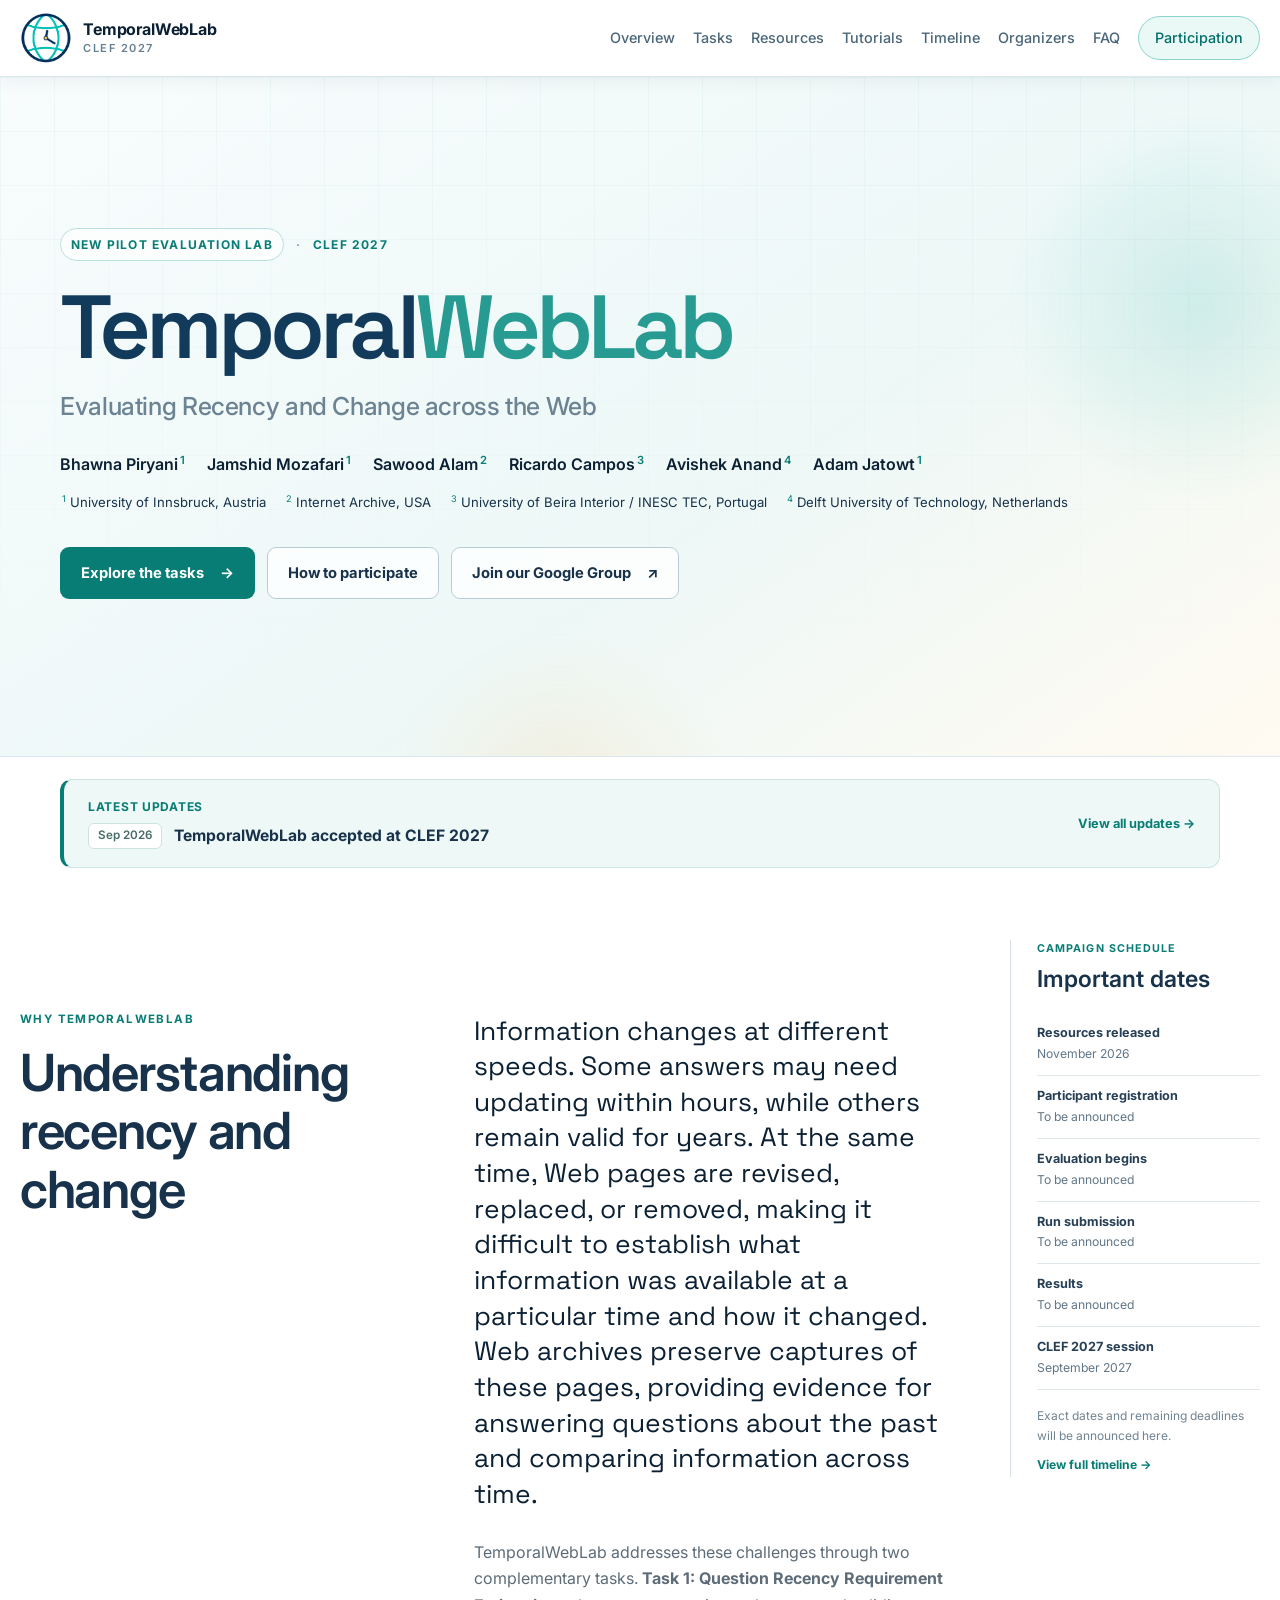
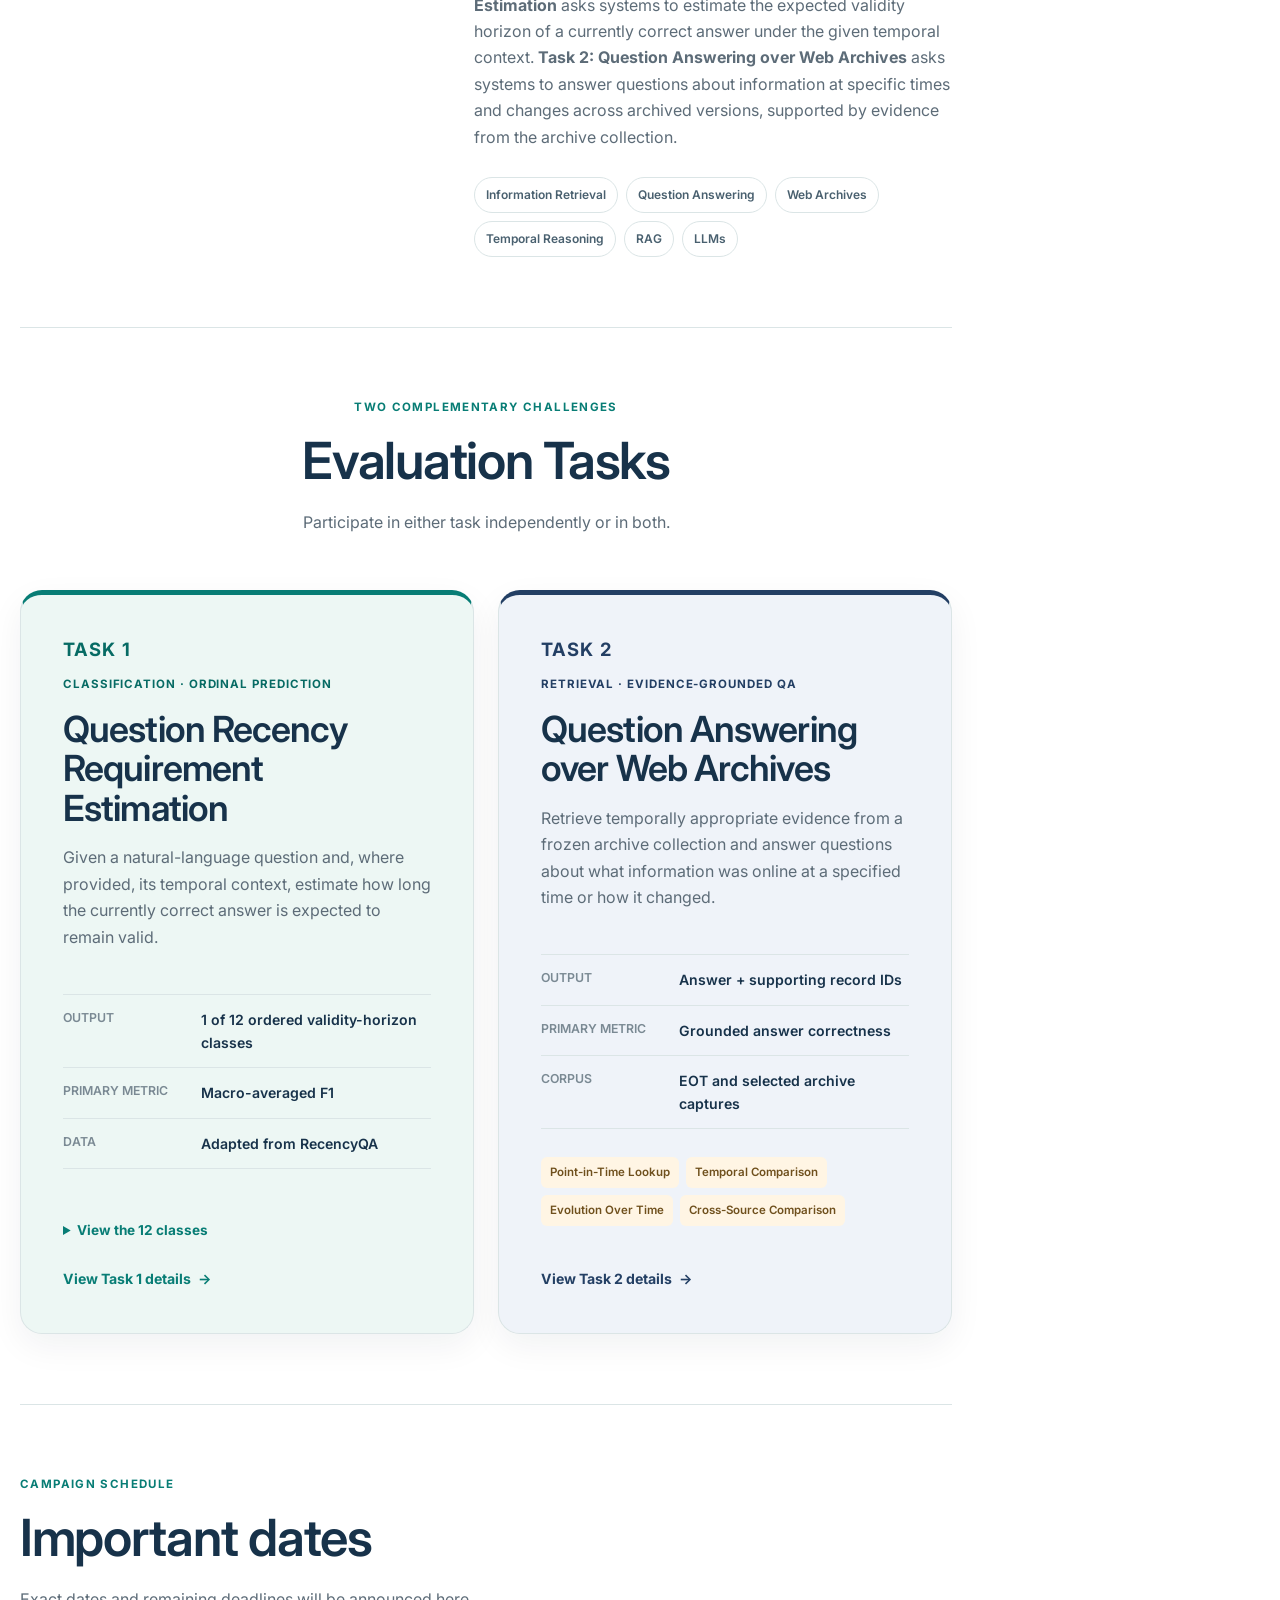
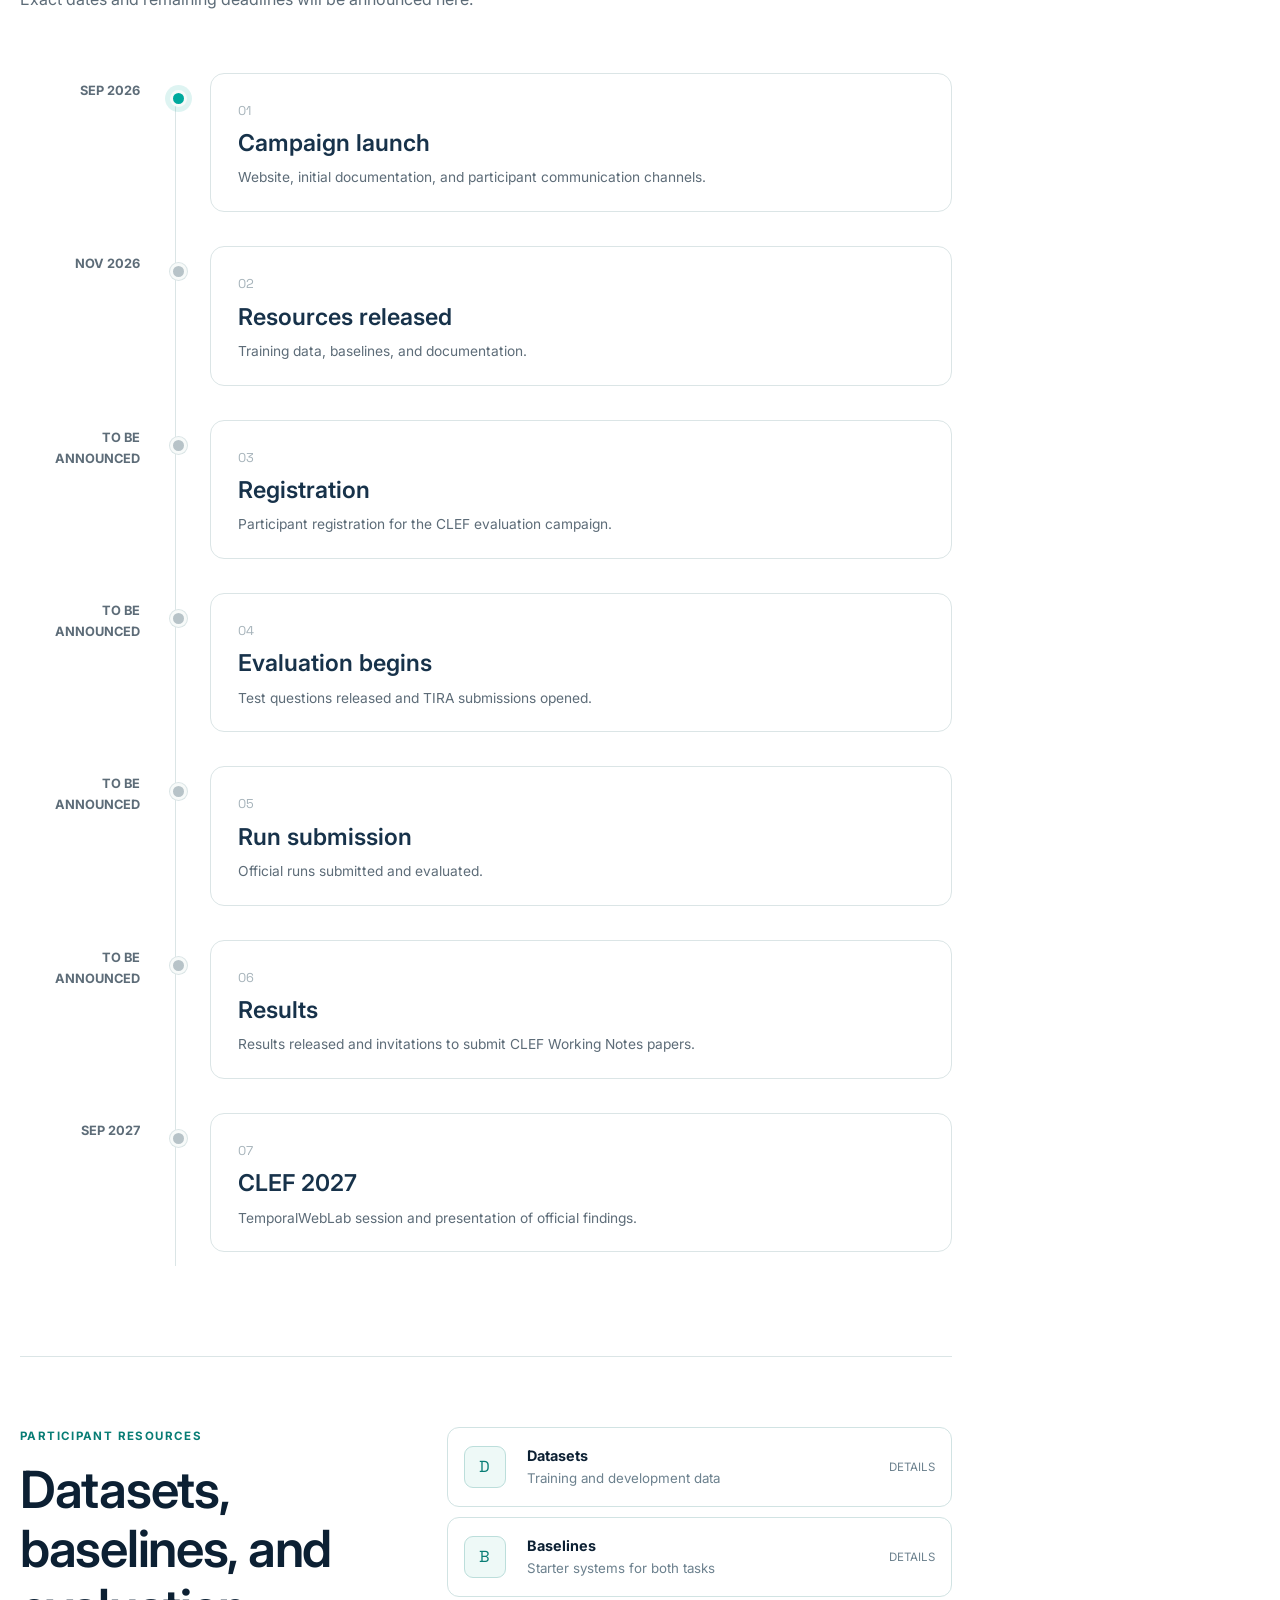
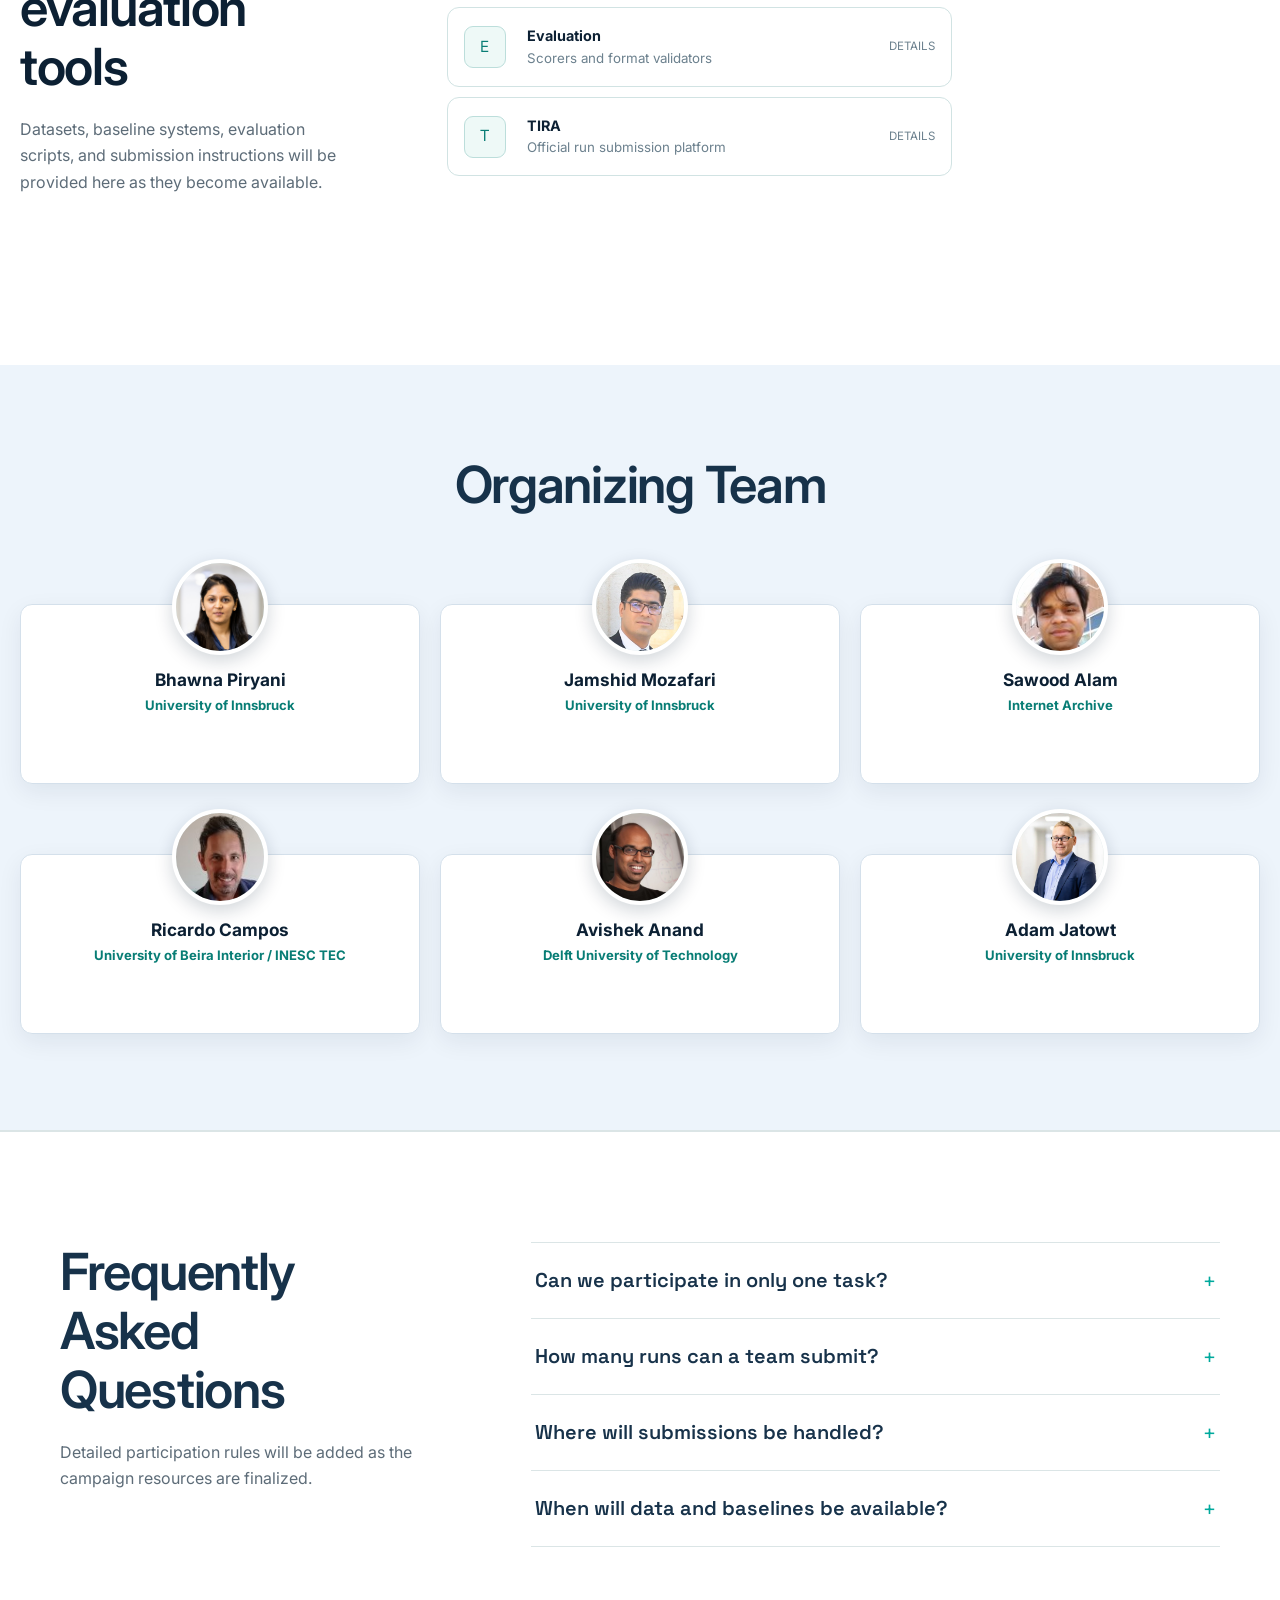
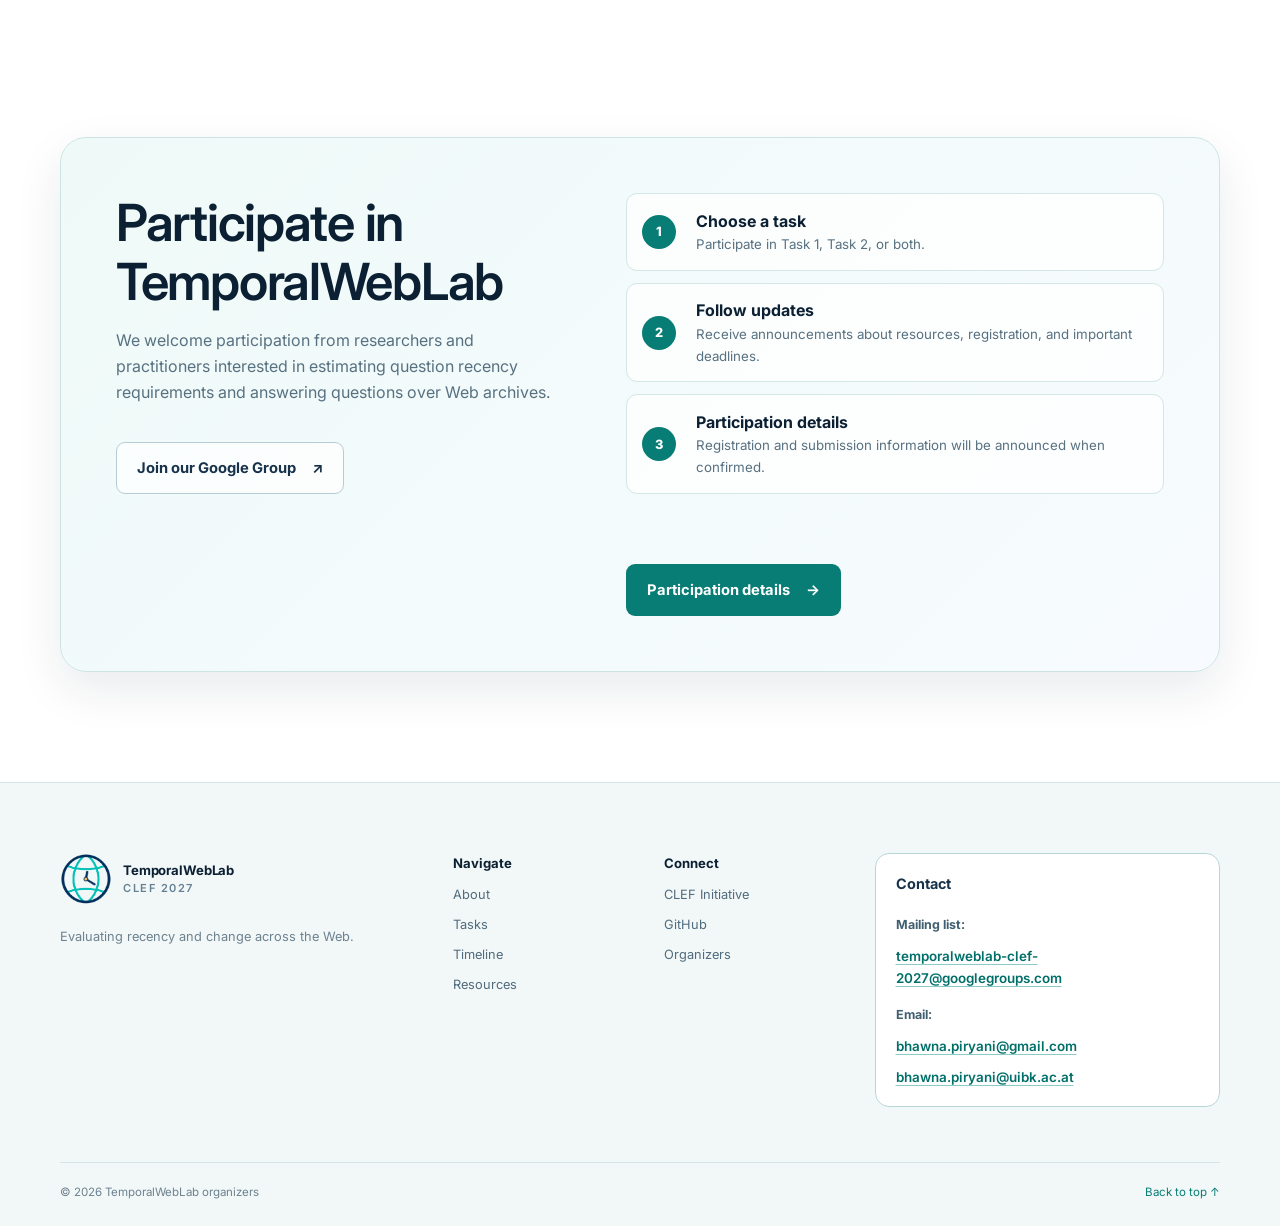
<file: index.html>
<!doctype html>
<html lang="en">
<head>
  <meta charset="utf-8">
  <meta name="viewport" content="width=device-width, initial-scale=1">
  <title>TemporalWebLab</title>
  <link rel="canonical" href="https://clef-temporalweblab.github.io/2027/">
  <meta http-equiv="refresh" content="0; url=./2027/">
  <script>window.location.replace("./2027/" + window.location.hash);</script>
</head>
<body>
  <p>Redirecting to <a href="./2027/">TemporalWebLab at CLEF 2027</a>…</p>
</body>
</html>
</file>
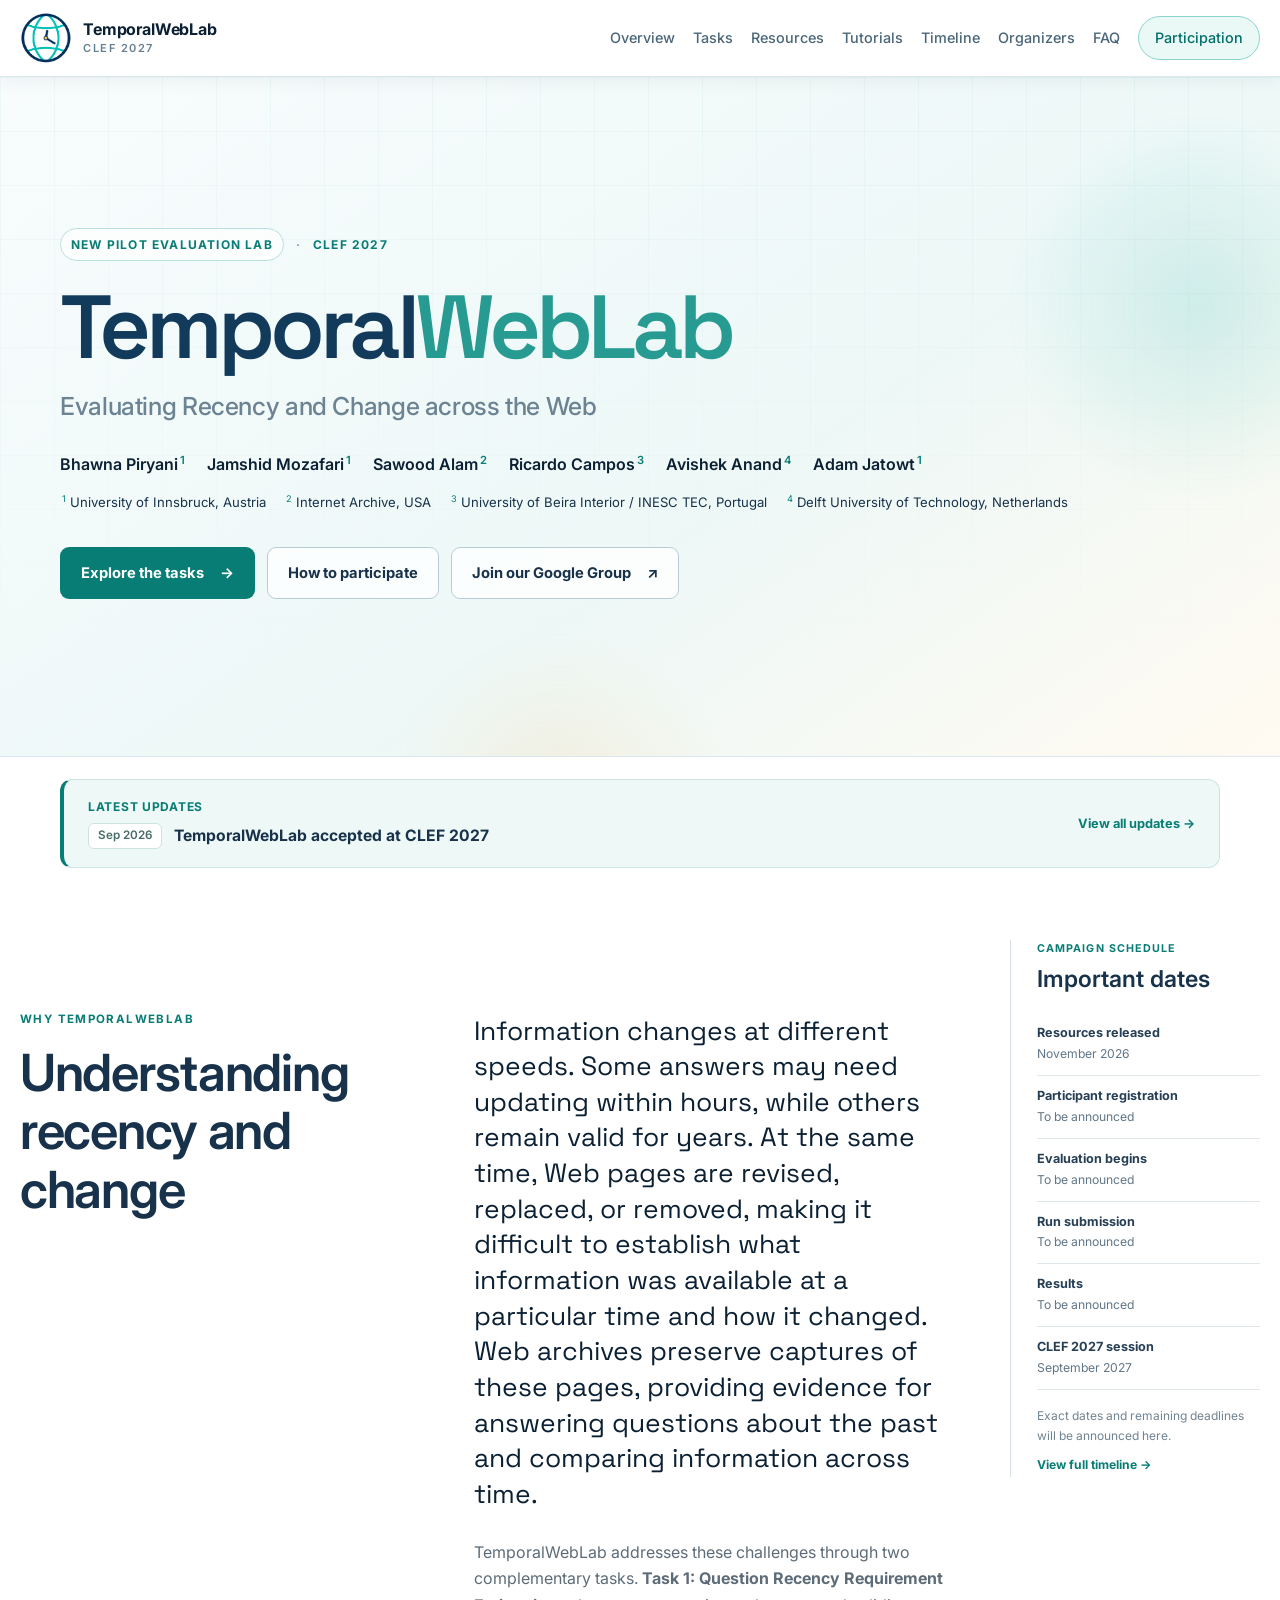
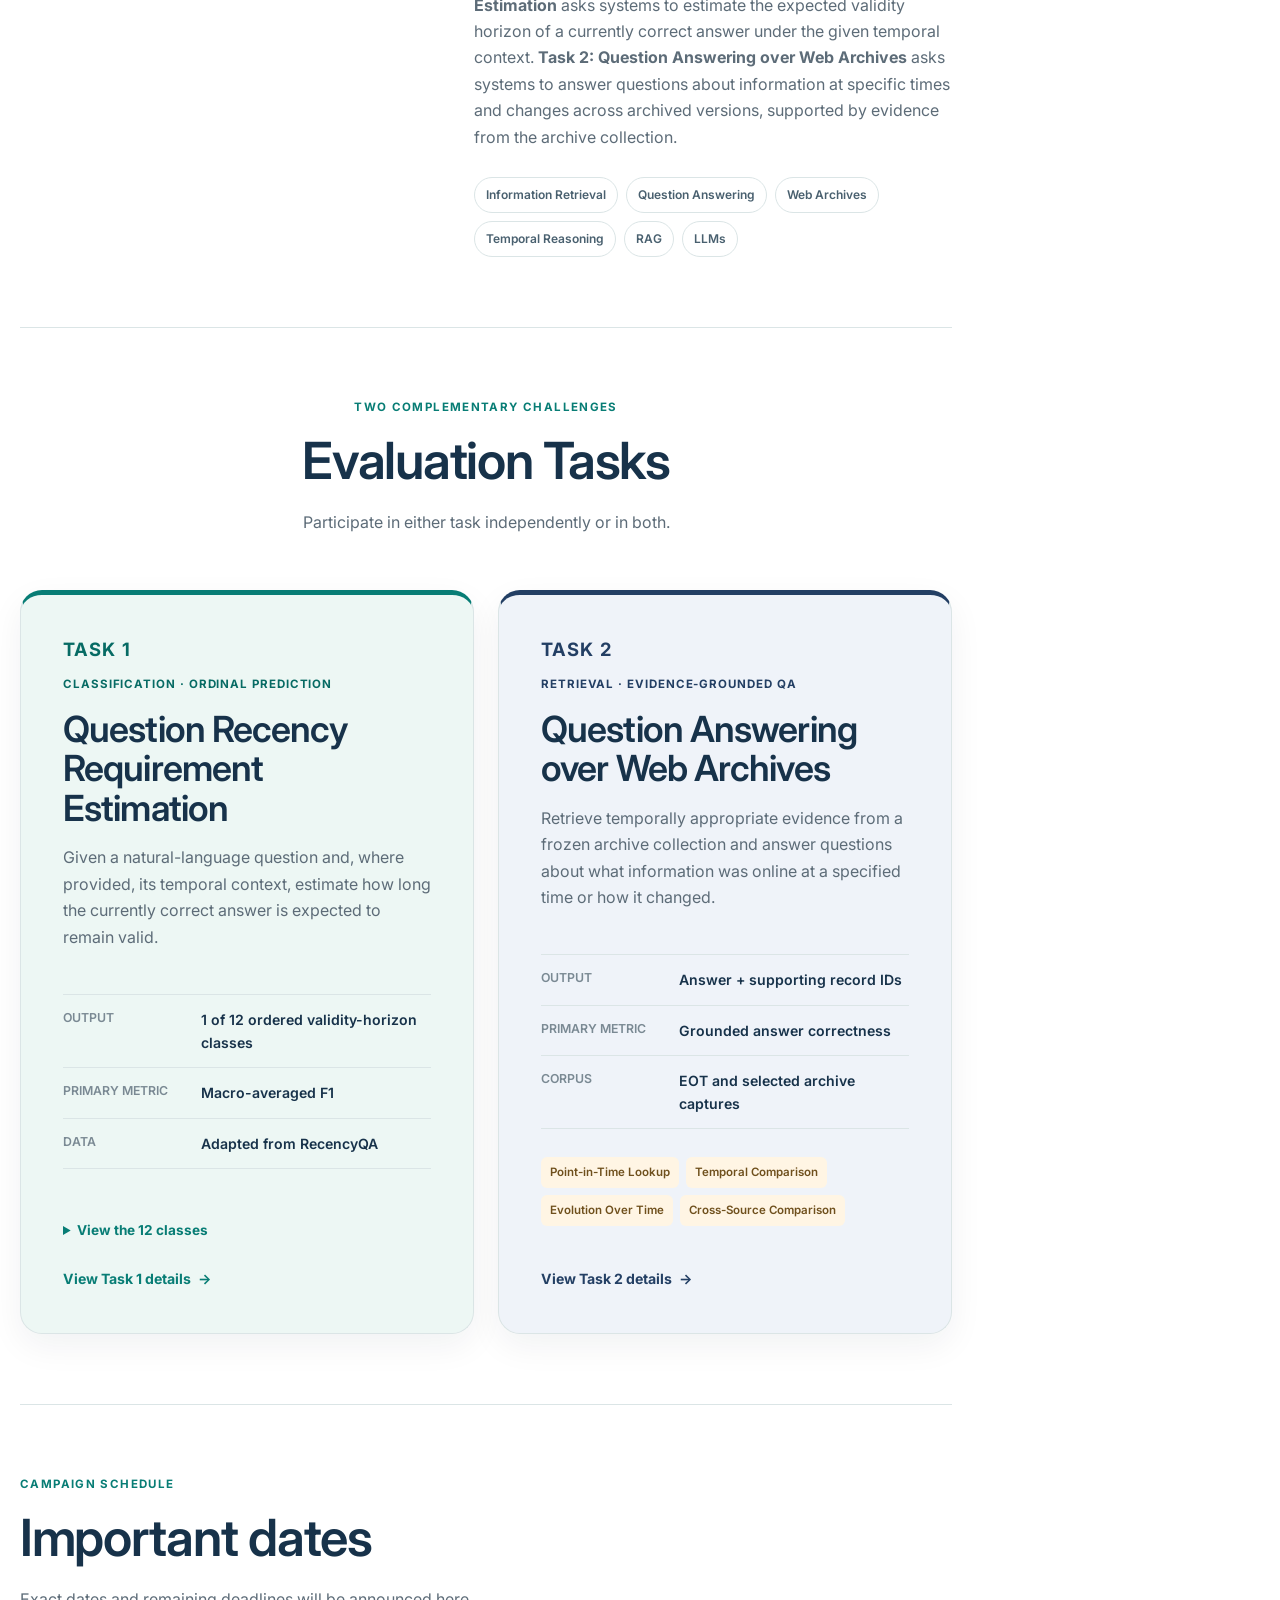
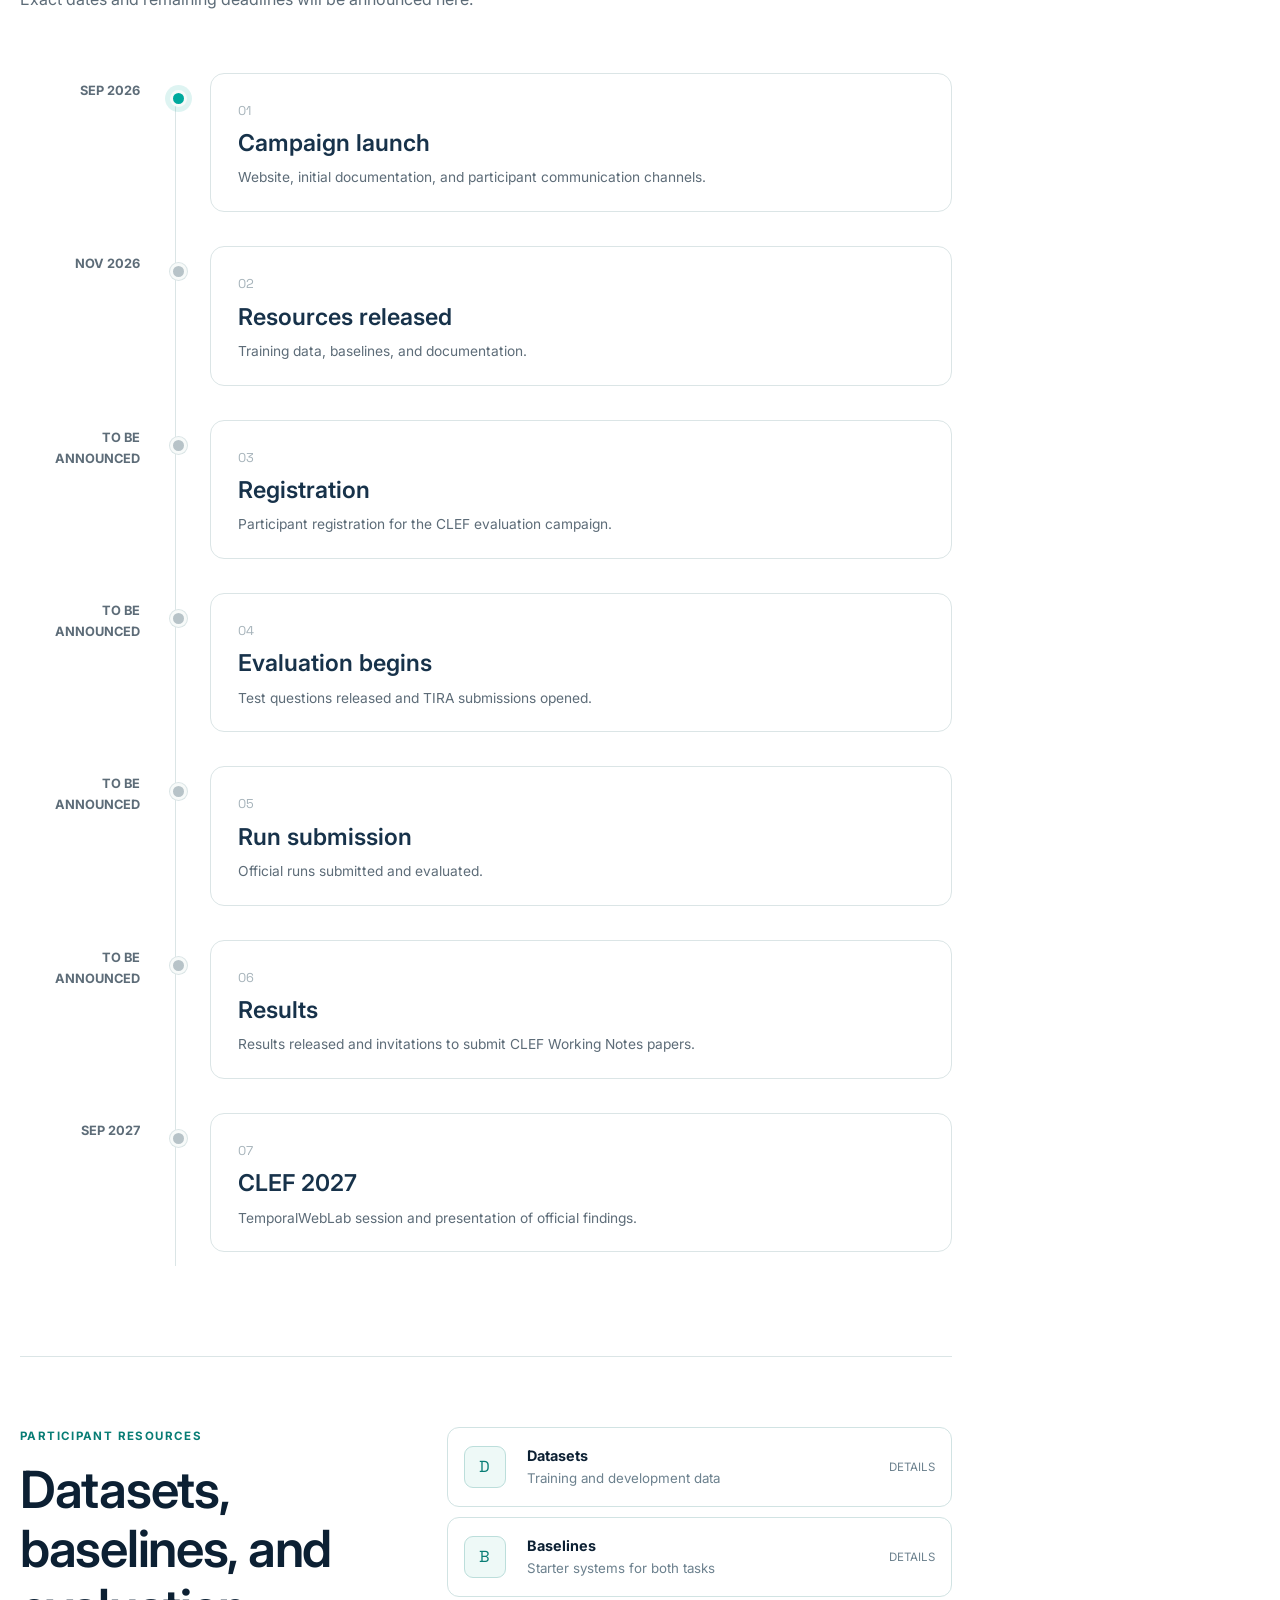
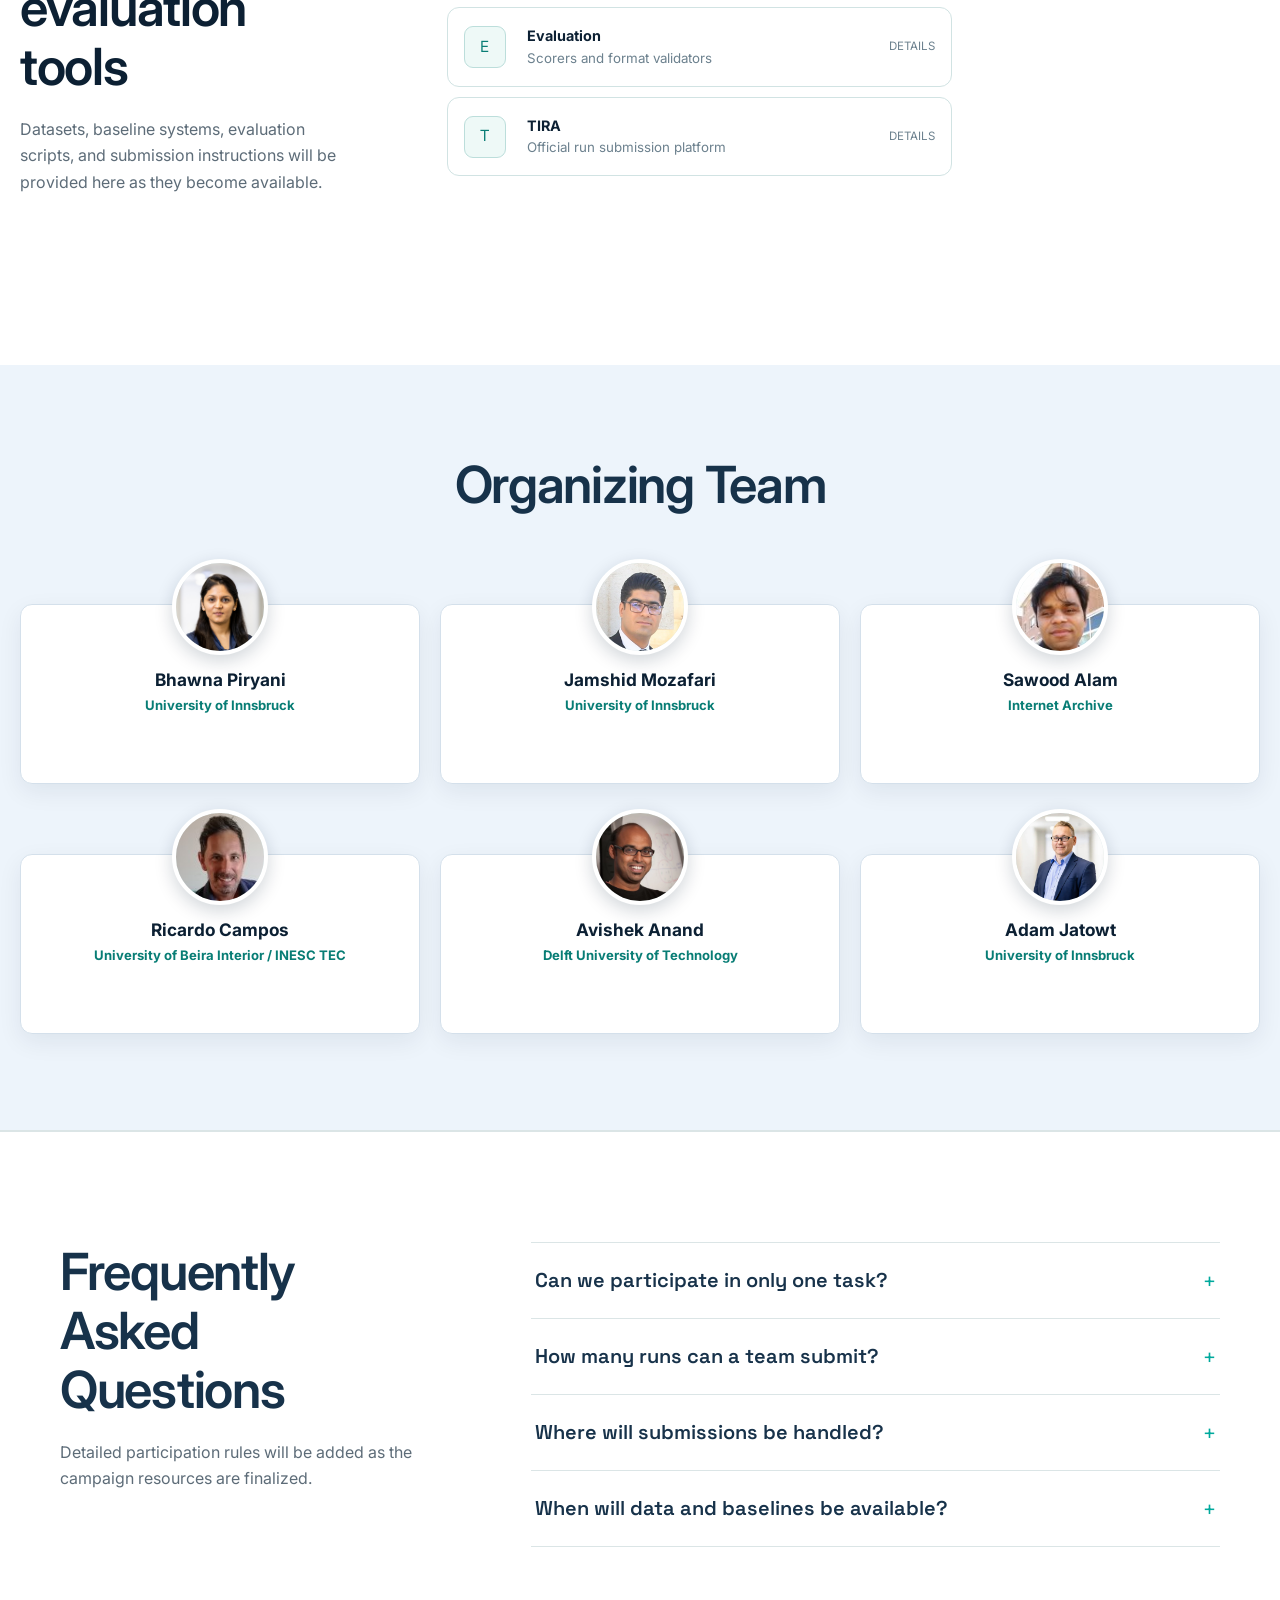
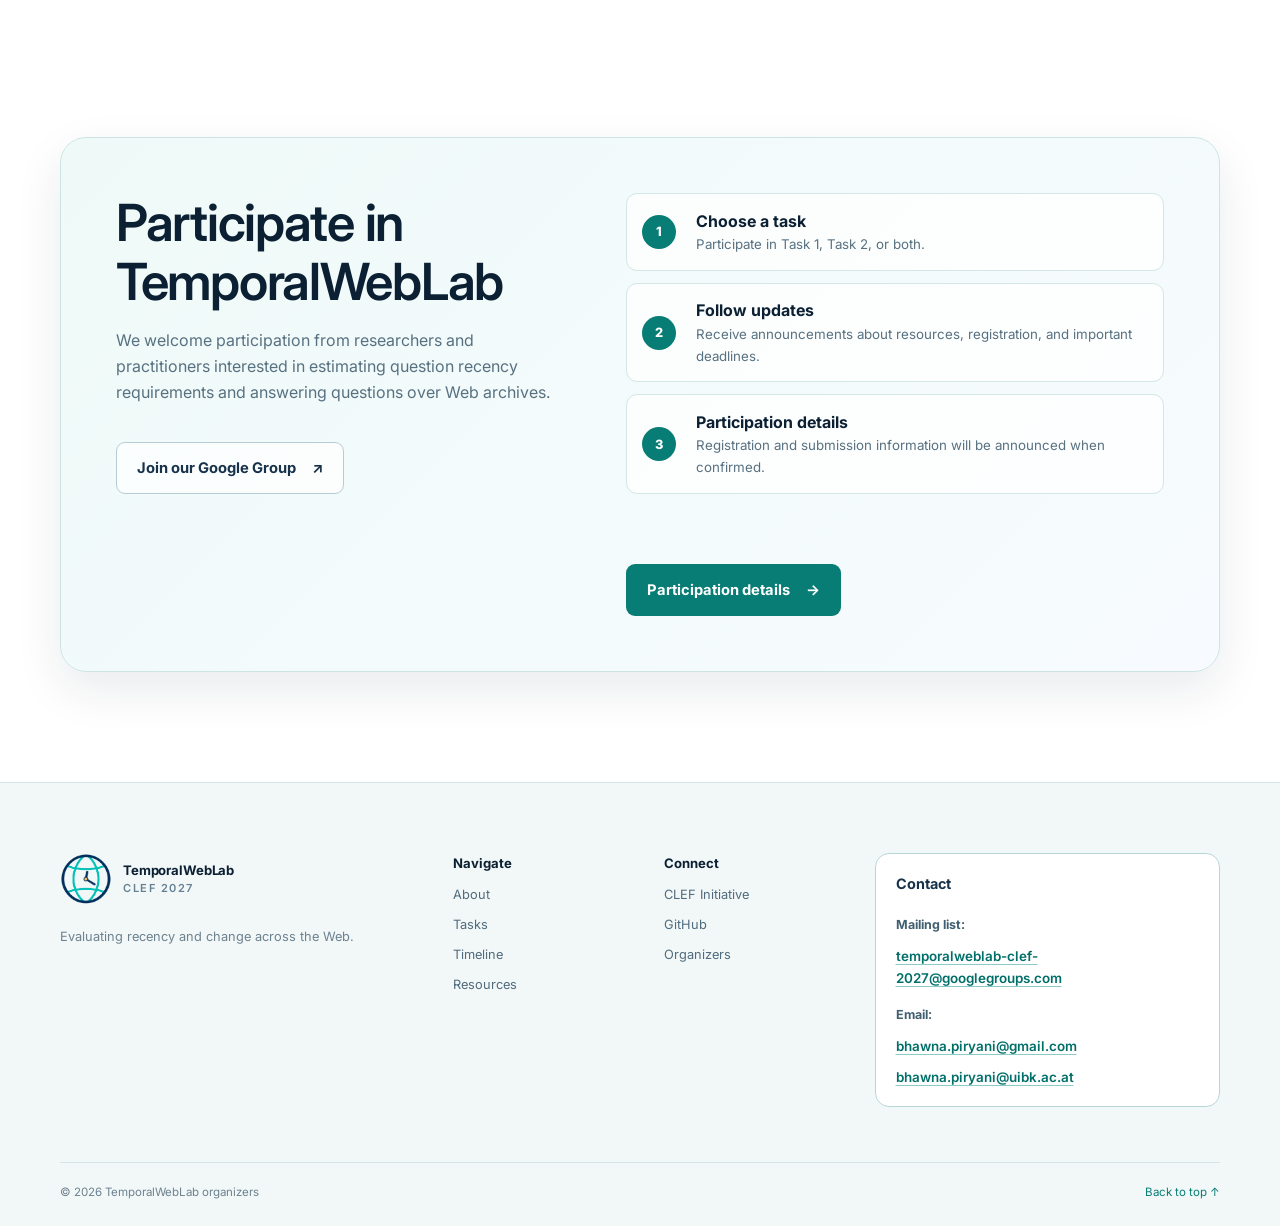
<file: 2027/index.html>
<!doctype html>
<html lang="en">
<head>
  <meta charset="utf-8">
  <meta name="viewport" content="width=device-width, initial-scale=1">
  <meta name="description" content="TemporalWebLab at CLEF 2027 evaluates answer recency requirements and question answering over evolving Web archives.">
  <meta name="theme-color" content="#081d33">
  <title>TemporalWebLab 2027 | CLEF</title>
  <link rel="canonical" href="https://clef-temporalweblab.github.io/2027/">
  <link rel="icon" href="assets/images/temporalweblab-icon.png" type="image/png">
  <link rel="preconnect" href="https://fonts.googleapis.com">
  <link rel="preconnect" href="https://fonts.gstatic.com" crossorigin>
  <link href="https://fonts.googleapis.com/css2?family=DM+Sans:wght@400;500;600;700&family=Newsreader:opsz,wght@6..72,500;6..72,600&display=swap" rel="stylesheet">
  <link rel="stylesheet" href="assets/style.css">
</head>
<body>
  <a class="skip-link" href="#main">Skip to content</a>

  <header class="site-header" id="top">
    <div class="nav-shell">
      <a class="brand" href="#top" aria-label="TemporalWebLab home">
        <img class="brand-logo" src="assets/images/temporalweblab-icon.png" alt="" width="52" height="52">
        <span><strong>TemporalWebLab</strong><small>CLEF 2027</small></span>
      </a>
      <button class="menu-toggle" aria-expanded="false" aria-controls="site-nav"><span></span><span></span><span></span><span class="sr-only">Open navigation</span></button>
      <nav class="site-nav" id="site-nav" aria-label="Main navigation">
        <a href="./">Overview</a>
        <a href="tasks/">Tasks</a>
        <a href="resources.html">Resources</a><a href="tutorials.html">Tutorials</a>
        <a href="#timeline">Timeline</a>
        
        <a href="#organizers">Organizers</a>
        <a href="#faq">FAQ</a>
      <a class="nav-cta" href="participation.html">Participation</a></nav>
    </div>
  </header>

  <main id="main">
    <section class="hero">
      <div class="hero-grid" aria-hidden="true"></div>
      <div class="orb orb-one" aria-hidden="true"></div>
      <div class="orb orb-two" aria-hidden="true"></div>
      <div class="container hero-layout">
        <div class="hero-copy reveal">
          <div class="eyebrow"><span>New pilot evaluation lab</span><span>CLEF 2027</span></div>
          <h1 class="hero-title"><span class="title-temporal">Temporal</span><span class="title-weblab">WebLab</span></h1>
          <p class="hero-subtitle">Evaluating Recency and Change across the Web</p>
          <div class="hero-organizers" aria-label="Organizers and affiliations">
            <ul class="hero-organizer-names">
              <li><a href="https://bhawnapiryani.github.io/">Bhawna Piryani</a><sup>1</sup></li>
              <li><a href="https://www.jmozafari.com/">Jamshid Mozafari</a><sup>1</sup></li>
              <li><a href="https://www.linkedin.com/in/ibnesayeed/">Sawood Alam</a><sup>2</sup></li>
              <li><a href="https://www.di.ubi.pt/~rcampos/">Ricardo Campos</a><sup>3</sup></li>
              <li><a href="https://www.avishekanand.com/">Avishek Anand</a><sup>4</sup></li>
              <li><a href="https://ds-informatik.uibk.ac.at/doku.php?id=homepageadam">Adam Jatowt</a><sup>1</sup></li>
            </ul>
            <ul class="hero-affiliations">
              <li><sup>1</sup> University of Innsbruck, Austria</li>
              <li><sup>2</sup> Internet Archive, USA</li>
              <li><sup>3</sup> University of Beira Interior / INESC TEC, Portugal</li>
              <li><sup>4</sup> Delft University of Technology, Netherlands</li>
            </ul>
          </div>
          <div class="hero-actions">
            <a class="button button-primary" href="tasks/">Explore the tasks <span aria-hidden="true">→</span></a>
            <a class="button button-secondary" href="participation.html">How to participate</a>
            <a class="button button-secondary" href="https://groups.google.com/g/temporalweblab-clef-2027" target="_blank" rel="noopener">Join our Google Group <span aria-hidden="true">↗</span></a>
          </div>
        </div>
      </div>
    </section>

    <section class="updates-strip" id="updates" aria-labelledby="updates-title">
      <div class="container updates-strip-inner">
        <h2 id="updates-title">Latest updates</h2>
        <p class="updates-strip-announcement"><time datetime="2026-09">Sep 2026</time><span>TemporalWebLab accepted at CLEF 2027</span></p>
        <a class="updates-strip-link" href="updates.html">View all updates <span aria-hidden="true">→</span></a>
      </div>
    </section>

    <div class="overview-layout container">
      <div class="overview-main">
    <section class="section" id="about">
      <div class="container split-intro">
        <div class="section-heading reveal">
          <span class="kicker">Why TemporalWebLab</span>
          <h2>Understanding recency and change</h2>
        </div>
        <div class="intro-copy reveal">
          <p class="lead">Information changes at different speeds. Some answers may need updating within hours, while others remain valid for years. At the same time, Web pages are revised, replaced, or removed, making it difficult to establish what information was available at a particular time and how it changed. Web archives preserve captures of these pages, providing evidence for answering questions about the past and comparing information across time.</p>
          <p>TemporalWebLab addresses these challenges through two complementary tasks. <strong>Task 1: Question Recency Requirement Estimation</strong> asks systems to estimate the expected validity horizon of a currently correct answer under the given temporal context. <strong>Task 2: Question Answering over Web Archives</strong> asks systems to answer questions about information at specific times and changes across archived versions, supported by evidence from the archive collection.</p>
          <div class="audience-list" aria-label="Research areas">
            <span>Information Retrieval</span><span>Question Answering</span><span>Web Archives</span><span>Temporal Reasoning</span><span>RAG</span><span>LLMs</span>
          </div>
        </div>
      </div>
    </section>

    <section class="section tasks-section" id="tasks">
      <div class="container">
        <div class="section-heading centered reveal">
          <span class="kicker">Two complementary challenges</span>
          <h2>Evaluation Tasks</h2>
          <p>Participate in either task independently or in both.</p>
        </div>
        <div class="task-grid">
          <article class="task-card task-one reveal">
            <div class="task-number">TASK 1</div>
            <div class="task-tag">Classification · Ordinal prediction</div>
            <h3>Question Recency Requirement Estimation</h3>
            <p>Given a natural-language question and, where provided, its temporal context, estimate how long the currently correct answer is expected to remain valid.</p>
            <dl class="task-specs">
              <div><dt>Output</dt><dd>1 of 12 ordered validity-horizon classes</dd></div>
              <div><dt>Primary metric</dt><dd>Macro-averaged F1</dd></div>
              <div><dt>Data</dt><dd>Adapted from RecencyQA</dd></div>
            </dl>
            <details>
              <summary>View the 12 classes</summary>
              <ol class="class-list">
                <li>An hour</li><li>A few hours</li><li>A day</li><li>A few days</li><li>A week</li><li>A few weeks</li><li>A month</li><li>A few months</li><li>A year</li><li>A few years</li><li>Many years</li><li>Never</li>
              </ol>
            </details>
            <a class="card-link" href="tasks/task-1.html">View Task 1 details <span aria-hidden="true">→</span></a>
          </article>

          <article class="task-card task-two reveal">
            <div class="task-number">TASK 2</div>
            <div class="task-tag">Retrieval · Evidence-grounded QA</div>
            <h3>Question Answering over Web Archives</h3>
            <p>Retrieve temporally appropriate evidence from a frozen archive collection and answer questions about what information was online at a specified time or how it changed.</p>
            <dl class="task-specs">
              <div><dt>Output</dt><dd>Answer + supporting record IDs</dd></div>
              <div><dt>Primary metric</dt><dd>Grounded answer correctness</dd></div>
              <div><dt>Corpus</dt><dd>EOT and selected archive captures</dd></div>
            </dl>
            <div class="question-types">
              <span>Point-in-Time Lookup</span><span>Temporal Comparison</span><span>Evolution Over Time</span><span>Cross-Source Comparison</span>
            </div>
            <a class="card-link" href="tasks/task-2.html">View Task 2 details <span aria-hidden="true">→</span></a>
          </article>
        </div>
      </div>
    </section>

    

    <section class="section timeline-section" id="timeline">
      <div class="container">
        <div class="section-heading reveal">
          <span class="kicker">Campaign schedule</span>
          <h2>Important dates</h2>
          <p>Exact dates and remaining deadlines will be announced here.</p>
        </div>
        <div class="timeline" role="list">
          <article class="milestone active reveal" role="listitem"><time>Sep 2026</time><div><span>01</span><h3>Campaign launch</h3><p>Website, initial documentation, and participant communication channels.</p></div></article>
          <article class="milestone reveal" role="listitem"><time>Nov 2026</time><div><span>02</span><h3>Resources released</h3><p>Training data, baselines, and documentation.</p></div></article>
          <article class="milestone reveal" role="listitem"><time>To be announced</time><div><span>03</span><h3>Registration</h3><p>Participant registration for the CLEF evaluation campaign.</p></div></article>
          <article class="milestone reveal" role="listitem"><time>To be announced</time><div><span>04</span><h3>Evaluation begins</h3><p>Test questions released and TIRA submissions opened.</p></div></article>
          <article class="milestone reveal" role="listitem"><time>To be announced</time><div><span>05</span><h3>Run submission</h3><p>Official runs submitted and evaluated.</p></div></article>
          <article class="milestone reveal" role="listitem"><time>To be announced</time><div><span>06</span><h3>Results</h3><p>Results released and invitations to submit CLEF Working Notes papers.</p></div></article>
          <article class="milestone reveal" role="listitem"><time>Sep 2027</time><div><span>07</span><h3>CLEF 2027</h3><p>TemporalWebLab session and presentation of official findings.</p></div></article>
        </div>
      </div>
    </section>

    <section class="section resources-section" id="resources">
      <div class="container resource-layout">
        <div class="section-heading reveal">
          <span class="kicker">Participant resources</span>
          <h2>Datasets, baselines, and evaluation tools</h2>
          <p>Datasets, baseline systems, evaluation scripts, and submission instructions will be provided here as they become available.</p>
        </div>
        <div class="resource-list reveal">
          <a class="resource-row" href="resources.html#datasets"><span class="resource-icon">D</span><span><strong>Datasets</strong><small>Training and development data</small></span><em>Details</em></a>
          <a class="resource-row" href="resources.html#baselines"><span class="resource-icon">B</span><span><strong>Baselines</strong><small>Starter systems for both tasks</small></span><em>Details</em></a>
          <a class="resource-row" href="resources.html#evaluation"><span class="resource-icon">E</span><span><strong>Evaluation</strong><small>Scorers and format validators</small></span><em>Details</em></a>
          <a class="resource-row" href="submission.html"><span class="resource-icon">T</span><span><strong>TIRA</strong><small>Official run submission platform</small></span><em>Details</em></a>
        </div>
      </div>
    </section>
      </div>
      <aside class="important-dates" aria-labelledby="important-dates-title">
        <div class="important-dates-head"><span>Campaign schedule</span><h2 id="important-dates-title">Important dates</h2></div>
        <dl class="important-date-list">
          <div><dt>Resources released</dt><dd><time>November 2026</time></dd></div>
          <div><dt>Participant registration</dt><dd><time>To be announced</time></dd></div>
          <div><dt>Evaluation begins</dt><dd><time>To be announced</time></dd></div>
          <div><dt>Run submission</dt><dd><time>To be announced</time></dd></div>
          <div><dt>Results</dt><dd><time>To be announced</time></dd></div>
          <div><dt>CLEF 2027 session</dt><dd><time>September 2027</time></dd></div>
        </dl>
        <p>Exact dates and remaining deadlines will be announced here.</p>
        <a href="#timeline">View full timeline →</a>
      </aside>
    </div>

    <section class="section organizers-section" id="organizers">
      <div class="container">
        <div class="section-heading centered reveal">
          <h2>Organizing Team</h2>
        </div>
        <div class="organizer-grid">
          <a class="organizer organizer-clickable reveal" href="https://bhawnapiryani.github.io/" target="_blank" rel="noopener" aria-label="Visit Bhawna Piryani's website">
            <div class="organizer-photo"><img src="assets/images/organisers/bhawna-piryani%20.png" alt="Bhawna Piryani" loading="lazy"></div>
            <div class="organizer-info"><h3>Bhawna Piryani</h3><p class="organizer-affiliation">University of Innsbruck</p></div>
          </a>
          <a class="organizer organizer-clickable reveal" href="https://www.jmozafari.com/" target="_blank" rel="noopener" aria-label="Visit Jamshid Mozafari's website">
            <div class="organizer-photo"><img src="assets/images/organisers/jm.jpg" alt="Jamshid Mozafari" loading="lazy"></div>
            <div class="organizer-info"><h3>Jamshid Mozafari</h3><p class="organizer-affiliation">University of Innsbruck</p></div>
          </a>
          <a class="organizer organizer-clickable reveal" href="https://www.linkedin.com/in/ibnesayeed/" aria-label="Visit Sawood Alam's website">
            <div class="organizer-photo"><img src="assets/images/organisers/sawood.jpg" alt="Sawood Alam" loading="lazy"></div>
            <div class="organizer-info"><h3>Sawood Alam</h3><p class="organizer-affiliation">Internet Archive</p></div>
          </a>
          <a class="organizer organizer-clickable reveal" href="https://www.di.ubi.pt/~rcampos/" aria-label="Visit Ricardo Campos's website">
            <div class="organizer-photo"><img src="assets/images/organisers/ricardo.jpg" alt="Ricardo Campos" loading="lazy"></div>
            <div class="organizer-info"><h3>Ricardo Campos</h3><p class="organizer-affiliation">University of Beira Interior / INESC TEC</p></div>
          </a>
          <a class="organizer organizer-clickable reveal" href="https://www.avishekanand.com/" aria-label="Visit Avishek Anand's website">
            <div class="organizer-photo"><img src="assets/images/organisers/avishek-anand.webp" alt="Avishek Anand" loading="lazy"></div>
            <div class="organizer-info"><h3>Avishek Anand</h3><p class="organizer-affiliation">Delft University of Technology</p></div>
          </a>
          <a class="organizer organizer-clickable reveal" href="https://ds-informatik.uibk.ac.at/doku.php?id=homepageadam" target="_blank" rel="noopener" aria-label="Visit Adam Jatowt's website">
            <div class="organizer-photo"><img src="assets/images/organisers/adam-jatowt.jpg" alt="Adam Jatowt" loading="lazy"></div>
            <div class="organizer-info"><h3>Adam Jatowt</h3><p class="organizer-affiliation">University of Innsbruck</p></div>
          </a>
        </div>
      </div>
    </section>

    <section class="section faq-section" id="faq">
      <div class="container faq-layout">
        <div class="section-heading reveal"><h2>Frequently Asked Questions</h2><p>Detailed participation rules will be added as the campaign resources are finalized.</p></div>
        <div class="accordion reveal">
          <details><summary>Can we participate in only one task?<span>+</span></summary><p>Yes. Teams may participate in either Task 1 or Task 2 independently, or enter both.</p></details>
          <details><summary>How many runs can a team submit?<span>+</span></summary><p>Each team may submit up to three runs per task and designate one primary run for the official leaderboard.</p></details>
          <details><summary>Where will submissions be handled?<span>+</span></summary><p>Official submissions will be handled through TIRA to support secure, reproducible, and comparable evaluation.</p></details>
          <details><summary>When will data and baselines be available?<span>+</span></summary><p>The initial release is planned for October 2026. Exact release dates will be announced here.</p></details>
        </div>
      </div>
    </section>

    <section class="section participation-section" id="participate">
      <div class="container participate-card reveal">
        <div>
          <h2>Participate in TemporalWebLab</h2>
          <p>We welcome participation from researchers and practitioners interested in estimating question recency requirements and answering questions over Web archives.</p>
          <a class="button button-secondary participation-group-link" href="https://groups.google.com/g/temporalweblab-clef-2027" target="_blank" rel="noopener">Join our Google Group <span aria-hidden="true">↗</span></a>
        </div>
        <ol class="steps">
          <li><span>1</span><div><strong>Choose a task</strong><small>Participate in Task 1, Task 2, or both.</small></div></li>
          <li><span>2</span><div><strong>Follow updates</strong><small>Receive announcements about resources, registration, and important deadlines.</small></div></li>
          <li><span>3</span><div><strong>Participation details</strong><small>Registration and submission information will be announced when confirmed.</small></div></li>
        </ol>
        <a class="button button-primary participation-link" href="participation.html">Participation details <span aria-hidden="true">→</span></a>
      </div>
    </section>
  </main>

  <footer class="site-footer">
    <div class="container footer-grid">
      <div><a class="brand footer-brand" href="./"><img class="brand-logo" src="assets/images/temporalweblab-icon.png" alt="" width="52" height="52"><span><strong>TemporalWebLab</strong><small>CLEF 2027</small></span></a><p>Evaluating recency and change across the Web.</p></div>
      <div><strong>Navigate</strong><a href="#about">About</a><a href="tasks/">Tasks</a><a href="#timeline">Timeline</a><a href="resources.html">Resources</a></div>
      <div><strong>Connect</strong><a href="https://www.clef-initiative.eu/" target="_blank" rel="noopener">CLEF Initiative</a><a href="https://github.com/clef-temporalweblab" target="_blank" rel="noopener">GitHub</a><a href="#organizers">Organizers</a></div>
      <div class="footer-contact"><strong>Contact</strong><span>Mailing list:</span><a href="mailto:temporalweblab-clef-2027@googlegroups.com">temporalweblab-clef-2027@googlegroups.com</a><span>Email:</span><a href="mailto:bhawna.piryani@gmail.com">bhawna.piryani@gmail.com</a><a href="mailto:bhawna.piryani@uibk.ac.at">bhawna.piryani@uibk.ac.at</a></div>
    </div>
    <div class="container footer-bottom"><span>© <span id="year">2026</span> TemporalWebLab organizers</span><a href="#top">Back to top ↑</a></div>
  </footer>

  <script src="assets/main.js"></script>
</body>
</html>
</file>
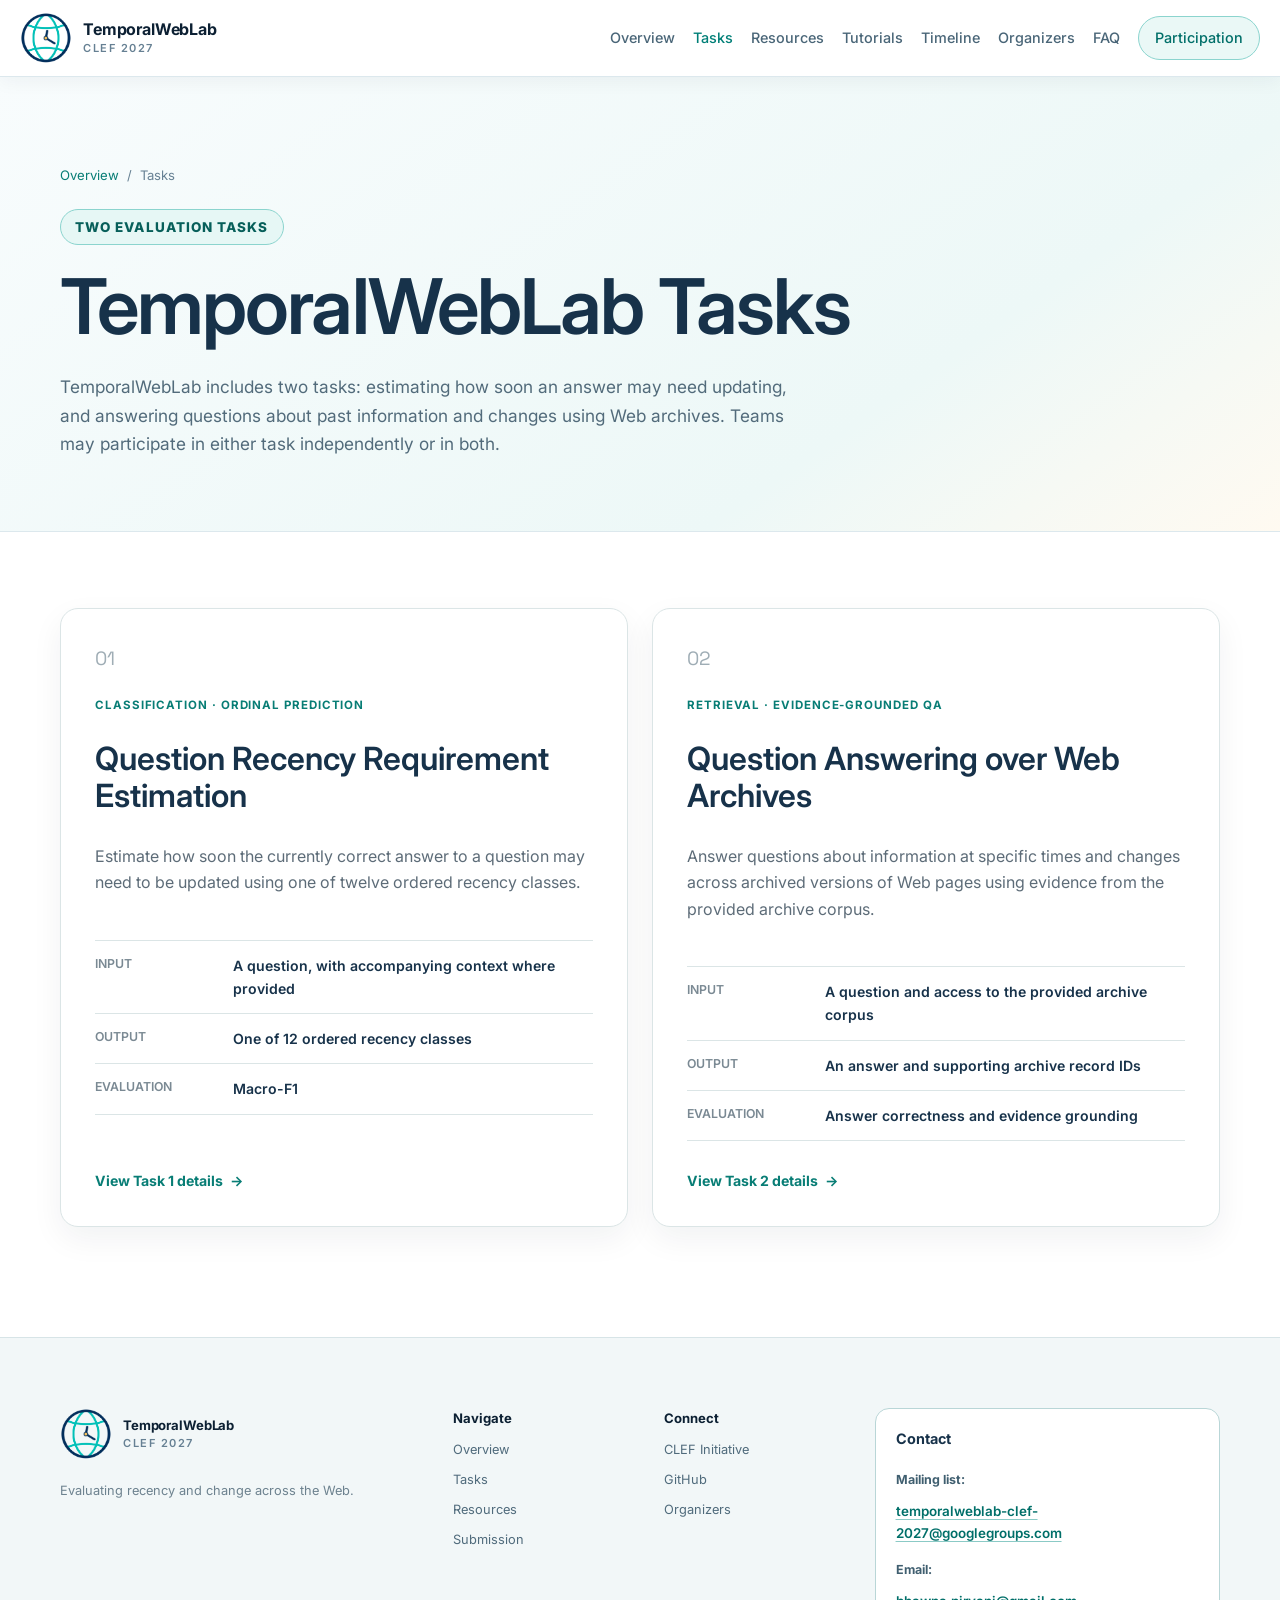
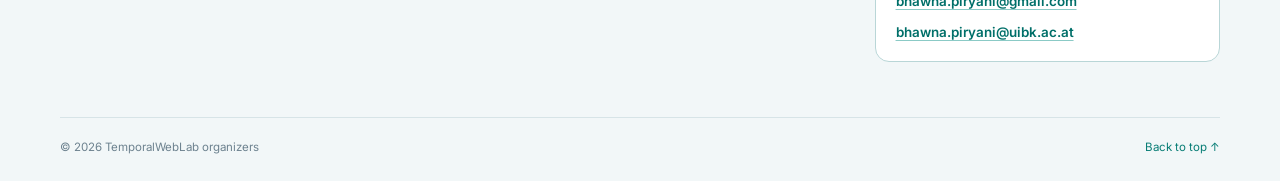
<file: 2027/tasks/index.html>
<!doctype html>
<html lang="en">

<head>
  <meta charset="utf-8">
  <meta name="viewport" content="width=device-width, initial-scale=1">

  <meta
    name="description"
    content="TemporalWebLab 2027 task overview."
  >
  <meta name="theme-color" content="#081d33">

  <title>Tasks | TemporalWebLab 2027</title>

  <link
    rel="icon"
    href="../assets/images/temporalweblab-icon.png"
    type="image/png"
  >

  <link rel="preconnect" href="https://fonts.googleapis.com">
  <link
    rel="preconnect"
    href="https://fonts.gstatic.com"
    crossorigin
  >

  <link
    href="https://fonts.googleapis.com/css2?family=DM+Sans:wght@400;500;600;700&family=Newsreader:opsz,wght@6..72,500;6..72,600&display=swap"
    rel="stylesheet"
  >

  <link rel="stylesheet" href="../assets/style.css">
</head>


<body>

  <a class="skip-link" href="#main">
    Skip to content
  </a>


  <!-- =========================================================
       HEADER / NAVIGATION
  ========================================================== -->

  <header class="site-header" id="top">

    <div class="nav-shell">

      <a class="brand" href="../">

        <img
          class="brand-logo"
          src="../assets/images/temporalweblab-icon.png"
          alt=""
          width="52"
          height="52"
        >

        <span>
          <strong>TemporalWebLab</strong>
          <small>CLEF 2027</small>
        </span>

      </a>


      <button
        class="menu-toggle"
        aria-expanded="false"
        aria-controls="site-nav"
      >
        <span></span>
        <span></span>
        <span></span>

        <span class="sr-only">
          Open navigation
        </span>
      </button>


      <nav class="site-nav" id="site-nav" aria-label="Main navigation">

        <a href="../">
          Overview
        </a>

        <a class="active" href="./" aria-current="page">
          Tasks
        </a>

        <a href="../resources.html">
          Resources
        </a>

        <a href="../tutorials.html">
          Tutorials
        </a>

        <a href="../#timeline">
          Timeline
        </a>

        <a href="../#organizers">
          Organizers
        </a>

        <a href="../#faq">
          FAQ
        </a>

        <a
          class="nav-cta"
          href="../participation.html"
        >
          Participation
        </a>

      </nav>

    </div>

  </header>


  <!-- =========================================================
       MAIN CONTENT
  ========================================================== -->

  <main id="main">

  <!-- =========================================================
       PAGE HERO
  ========================================================== -->

  <section class="page-hero">

    <div class="container">

      <div class="breadcrumbs">
        <a href="../">Overview</a>
        <span>/</span>
        <span>Tasks</span>
      </div>

      <span class="kicker">
        Two evaluation tasks
      </span>

      <h1>
        TemporalWebLab Tasks
      </h1>

      <p>
        TemporalWebLab includes two tasks: estimating how soon an answer may
        need updating, and answering questions about past information and
        changes using Web archives. Teams may participate in either task
        independently or in both.
      </p>

    </div>

  </section>


  <!-- =========================================================
       TASK OVERVIEW
  ========================================================== -->

  <section class="page-content">

    <div class="container task-overview-grid">


      <!-- =====================================================
           TASK 1
      ====================================================== -->

      <article class="task-overview-card">

        <span class="task-number">
          01
        </span>

        <span class="task-tag">
          Classification · Ordinal prediction
        </span>

        <h2>
          Question Recency Requirement Estimation
        </h2>

        <p>
          Estimate how soon the currently correct answer to a question may
          need to be updated using one of twelve ordered recency classes.
        </p>


        <dl class="task-specs">

          <div>
            <dt>Input</dt>

            <dd>
              A question, with accompanying context where provided
            </dd>
          </div>


          <div>
            <dt>Output</dt>

            <dd>
              One of 12 ordered recency classes
            </dd>
          </div>


          <div>
            <dt>Evaluation</dt>

            <dd>
              Macro-F1
            </dd>
          </div>

        </dl>


        <a
          class="card-link"
          href="task-1.html"
        >
          View Task 1 details
          <span aria-hidden="true">→</span>
        </a>

      </article>


      <!-- =====================================================
           TASK 2
      ====================================================== -->

      <article class="task-overview-card">

        <span class="task-number">
          02
        </span>

        <span class="task-tag">
          Retrieval · Evidence-grounded QA
        </span>

        <h2>
          Question Answering over Web Archives
        </h2>

        <p>
          Answer questions about information at specific times and changes
          across archived versions of Web pages using evidence from the
          provided archive corpus.
        </p>


        <dl class="task-specs">

          <div>
            <dt>Input</dt>

            <dd>
              A question and access to the provided archive corpus
            </dd>
          </div>


          <div>
            <dt>Output</dt>

            <dd>
              An answer and supporting archive record IDs
            </dd>
          </div>


          <div>
            <dt>Evaluation</dt>

            <dd>
              Answer correctness and evidence grounding
            </dd>
          </div>

        </dl>


        <a
          class="card-link"
          href="task-2.html"
        >
          View Task 2 details
          <span aria-hidden="true">→</span>
        </a>

      </article>


    </div>

  </section>

</main>



  <!-- =========================================================
       FOOTER
  ========================================================== -->

  <footer class="site-footer">

    <div class="container footer-grid">


      <div>

        <a
          class="brand footer-brand"
          href="../"
        >

          <img
            class="brand-logo"
            src="../assets/images/temporalweblab-icon.png"
            alt=""
            width="52"
            height="52"
          >

          <span>
            <strong>TemporalWebLab</strong>
            <small>CLEF 2027</small>
          </span>

        </a>


        <p>
          Evaluating recency and change across the Web.
        </p>

      </div>


      <div>

        <strong>
          Navigate
        </strong>

        <a href="../">
          Overview
        </a>

        <a href="./">
          Tasks
        </a>

        <a href="../resources.html">
          Resources
        </a>

        <a href="../submission.html">
          Submission
        </a>

      </div>


      <div>

        <strong>
          Connect
        </strong>

        <a
          href="https://clef2027.clef-initiative.eu/"
          target="_blank"
          rel="noopener"
        >
          CLEF Initiative
        </a>

        <a
          href="https://github.com/clef-temporalweblab"
          target="_blank"
          rel="noopener"
        >
          GitHub
        </a>

        <a href="../#organizers">
          Organizers
        </a>

      </div>


    
      <div class="footer-contact">
        <strong>Contact</strong>
        <span>Mailing list:</span>
        <a href="mailto:temporalweblab-clef-2027@googlegroups.com">temporalweblab-clef-2027@googlegroups.com</a>
        <span>Email:</span>
        <a href="mailto:bhawna.piryani@gmail.com">bhawna.piryani@gmail.com</a>
        <a href="mailto:bhawna.piryani@uibk.ac.at">bhawna.piryani@uibk.ac.at</a>
      </div>
</div>


    <div class="container footer-bottom">

      <span>
        © <span id="year">2026</span>
        TemporalWebLab organizers
      </span>

      <a href="#top">
        Back to top ↑
      </a>

    </div>

  </footer>


  <script src="../assets/main.js"></script>

</body>

</html>
</file>
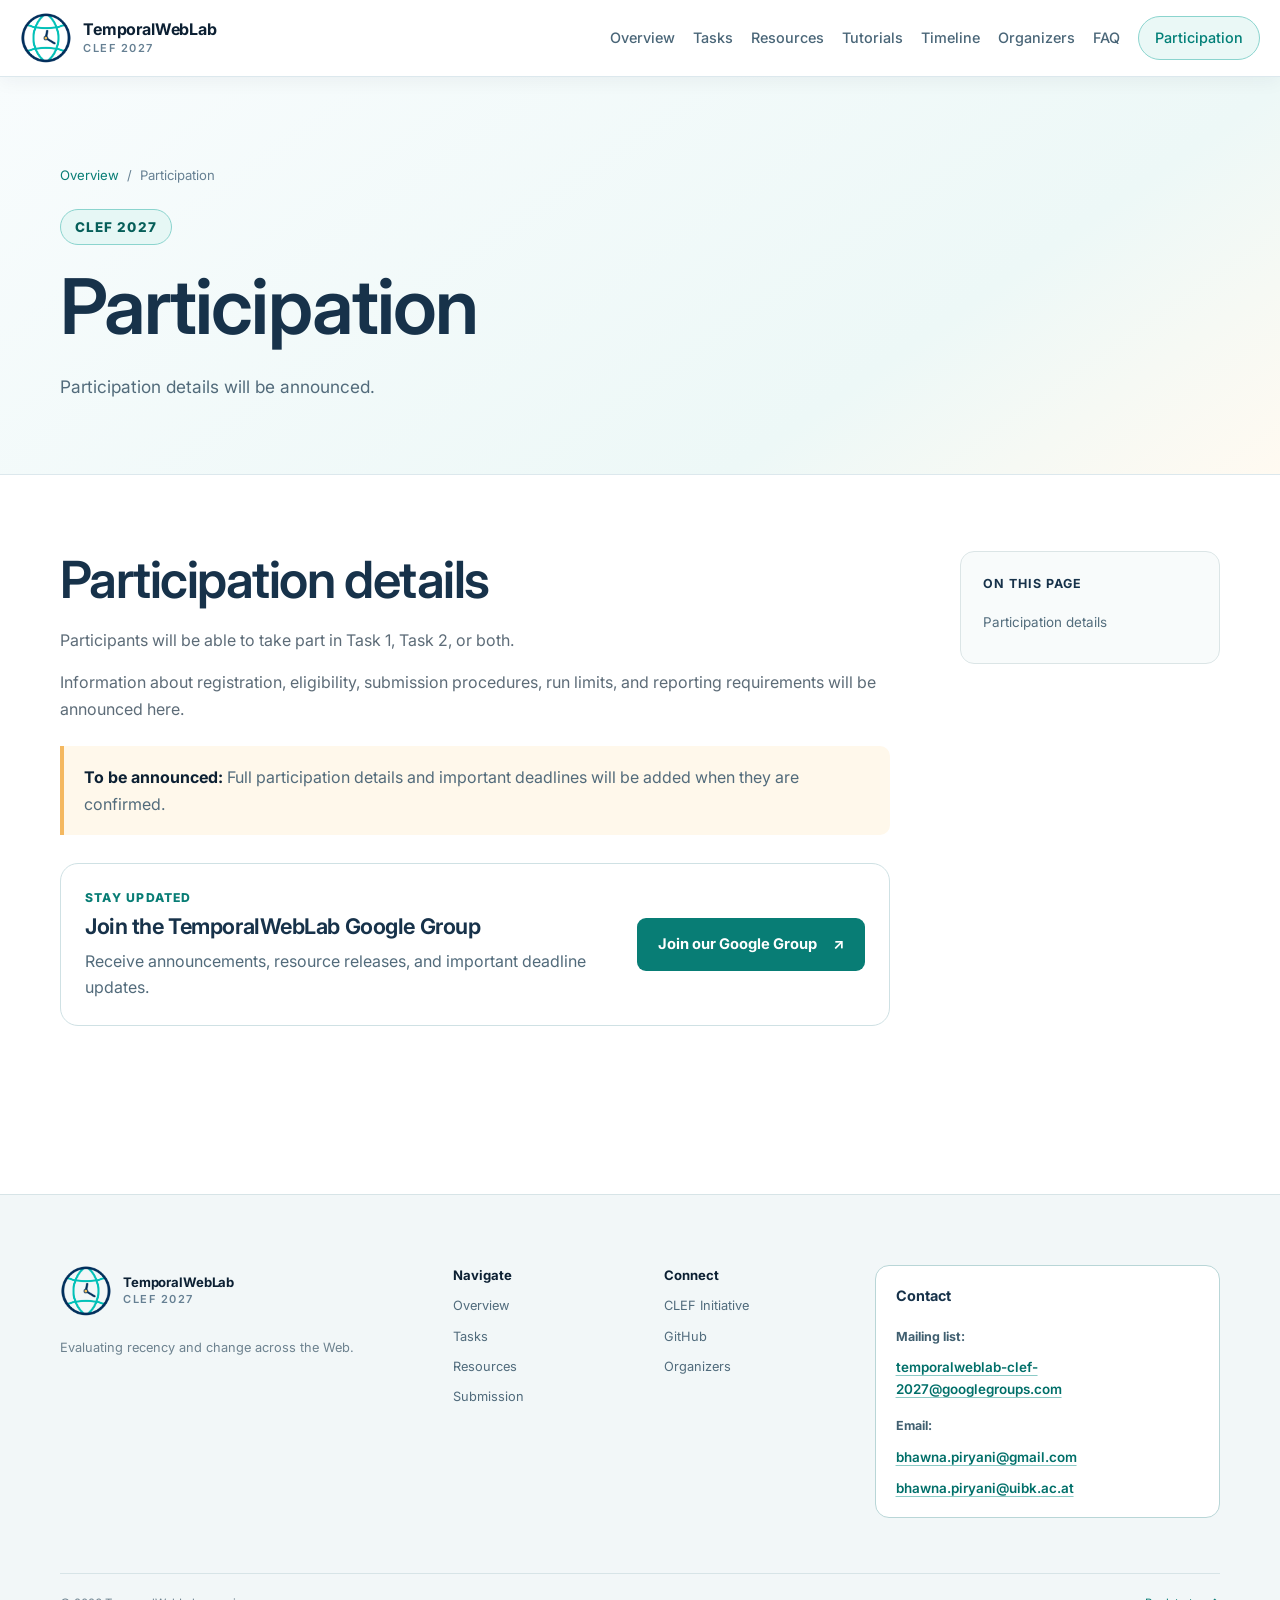
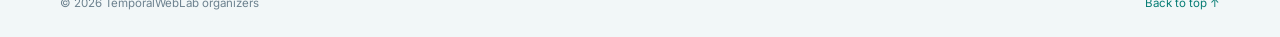
<file: 2027/participation.html>
<!doctype html><html lang="en"><head><meta charset="utf-8"><meta name="viewport" content="width=device-width, initial-scale=1"><meta name="description" content="How to participate in TemporalWebLab at CLEF 2027."><meta name="theme-color" content="#081d33"><title>Participation | TemporalWebLab 2027</title><link rel="icon" href="assets/images/temporalweblab-icon.png" type="image/png"><link rel="preconnect" href="https://fonts.googleapis.com"><link rel="preconnect" href="https://fonts.gstatic.com" crossorigin><link href="https://fonts.googleapis.com/css2?family=DM+Sans:wght@400;500;600;700&family=Newsreader:opsz,wght@6..72,500;6..72,600&display=swap" rel="stylesheet"><link rel="stylesheet" href="assets/style.css"></head>
<body><a class="skip-link" href="#main">Skip to content</a><header class="site-header" id="top"><div class="nav-shell"><a class="brand" href="./"><img class="brand-logo" src="assets/images/temporalweblab-icon.png" alt="" width="52" height="52"><span><strong>TemporalWebLab</strong><small>CLEF 2027</small></span></a><button class="menu-toggle" aria-expanded="false" aria-controls="site-nav"><span></span><span></span><span></span><span class="sr-only">Open navigation</span></button><nav class="site-nav" id="site-nav"><a href="./">Overview</a><a href="tasks/">Tasks</a><a href="resources.html">Resources</a><a href="tutorials.html">Tutorials</a><a href="./#timeline">Timeline</a><a href="./#organizers">Organizers</a><a href="./#faq">FAQ</a><a class="nav-cta active" href="participation.html">Participation</a></nav></div></header>
<main id="main">
  <section class="page-hero">
    <div class="container">
      <div class="breadcrumbs"><a href="./">Overview</a><span>/</span><span>Participation</span></div>
      <span class="kicker">CLEF 2027</span>
      <h1>Participation</h1>
      <p>Participation details will be announced.</p>
    </div>
  </section>

  <section class="page-content">
    <div class="container content-layout">
      <article class="content-main">
        <section class="content-section" id="participation-details">
          <h2>Participation details</h2>
          <p>Participants will be able to take part in Task 1, Task 2, or both.</p>
          <p>Information about registration, eligibility, submission procedures, run limits, and reporting requirements will be announced here.</p>
          <div class="notice"><strong>To be announced:</strong> Full participation details and important deadlines will be added when they are confirmed.</div>
          <div class="mailing-list-card mailing-list-card-compact">
            <div>
              <span class="mailing-list-label">Stay updated</span>
              <h3>Join the TemporalWebLab Google Group</h3>
              <p>Receive announcements, resource releases, and important deadline updates.</p>
            </div>
            <a class="button button-primary mailing-list-button" href="https://groups.google.com/g/temporalweblab-clef-2027" target="_blank" rel="noopener">Join our Google Group <span aria-hidden="true">↗</span></a>
          </div>
        </section>
      </article>
      <aside class="page-sidebar">
        <strong>On this page</strong>
        <a href="#participation-details">Participation details</a>
      </aside>
    </div>
  </section>
</main>
<footer class="site-footer"><div class="container footer-grid"><div><a class="brand footer-brand" href="./"><img class="brand-logo" src="assets/images/temporalweblab-icon.png" alt="" width="52" height="52"><span><strong>TemporalWebLab</strong><small>CLEF 2027</small></span></a><p>Evaluating recency and change across the Web.</p></div><div><strong>Navigate</strong><a href="./">Overview</a><a href="tasks/">Tasks</a><a href="resources.html">Resources</a><a href="submission.html">Submission</a></div><div><strong>Connect</strong><a href="https://www.clef-initiative.eu/" target="_blank" rel="noopener">CLEF Initiative</a><a href="https://github.com/clef-temporalweblab" target="_blank" rel="noopener">GitHub</a><a href="./#organizers">Organizers</a></div>
      <div class="footer-contact">
        <strong>Contact</strong>
        <span>Mailing list:</span>
        <a href="mailto:temporalweblab-clef-2027@googlegroups.com">temporalweblab-clef-2027@googlegroups.com</a>
        <span>Email:</span>
        <a href="mailto:bhawna.piryani@gmail.com">bhawna.piryani@gmail.com</a>
        <a href="mailto:bhawna.piryani@uibk.ac.at">bhawna.piryani@uibk.ac.at</a>
      </div>
</div><div class="container footer-bottom"><span>© <span id="year">2026</span> TemporalWebLab organizers</span><a href="#top">Back to top ↑</a></div></footer><script src="assets/main.js"></script></body></html>
</file>
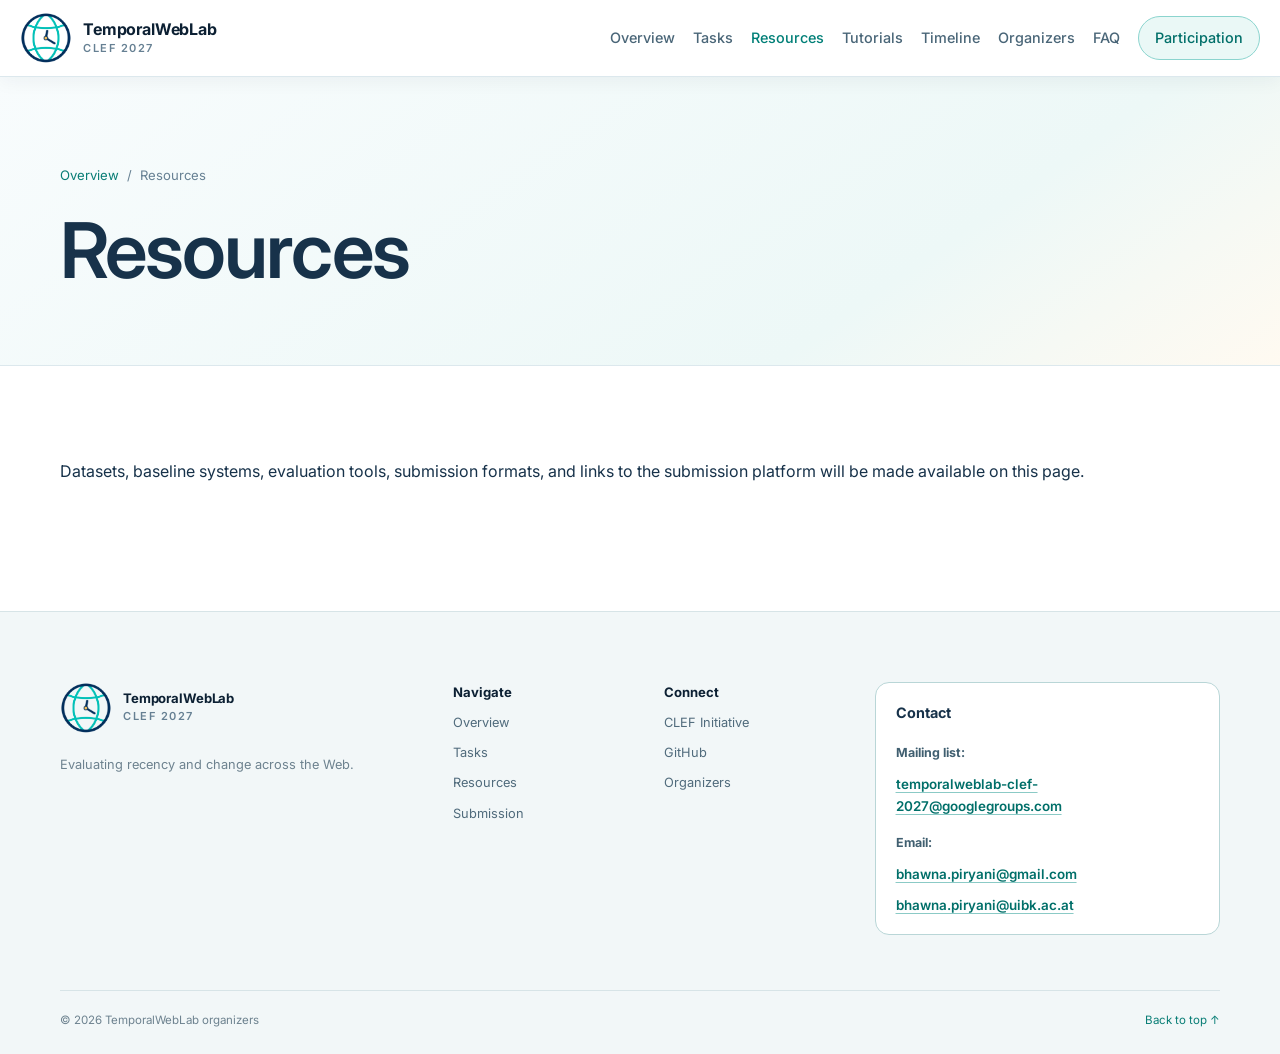
<file: 2027/resources.html>
<!doctype html><html lang="en"><head><meta charset="utf-8"><meta name="viewport" content="width=device-width, initial-scale=1"><meta name="description" content="Datasets, corpus, baselines, indexes, and evaluation tools for TemporalWebLab 2027."><meta name="theme-color" content="#081d33"><title>Resources | TemporalWebLab 2027</title><link rel="icon" href="assets/images/temporalweblab-icon.png" type="image/png"><link rel="preconnect" href="https://fonts.googleapis.com"><link rel="preconnect" href="https://fonts.gstatic.com" crossorigin><link href="https://fonts.googleapis.com/css2?family=DM+Sans:wght@400;500;600;700&family=Newsreader:opsz,wght@6..72,500;6..72,600&display=swap" rel="stylesheet"><link rel="stylesheet" href="assets/style.css"></head>
<body><a class="skip-link" href="#main">Skip to content</a><header class="site-header" id="top"><div class="nav-shell"><a class="brand" href="./"><img class="brand-logo" src="assets/images/temporalweblab-icon.png" alt="" width="52" height="52"><span><strong>TemporalWebLab</strong><small>CLEF 2027</small></span></a><button class="menu-toggle" aria-expanded="false" aria-controls="site-nav"><span></span><span></span><span></span><span class="sr-only">Open navigation</span></button><nav class="site-nav" id="site-nav"><a href="./">Overview</a><a href="tasks/">Tasks</a><a class="active" href="resources.html">Resources</a><a href="tutorials.html">Tutorials</a><a href="./#timeline">Timeline</a><a href="./#organizers">Organizers</a><a href="./#faq">FAQ</a><a class="nav-cta" href="participation.html">Participation</a></nav></div></header>
<main id="main">
  <section class="page-hero">
    <div class="container">
      <div class="breadcrumbs"><a href="./">Overview</a><span>/</span><span>Resources</span></div>
      <h1>Resources</h1>
    </div>
  </section>
  <div class="page-content">
    <div class="container">
      <span id="release-status"></span><span id="datasets"></span><span id="inventory"></span><span id="indexes"></span><span id="baselines"></span><span id="evaluation"></span><span id="requirements"></span><span id="licensing"></span>
      <p>Datasets, baseline systems, evaluation tools, submission formats, and links to the submission platform will be made available on this page.</p>
    </div>
  </div>
</main>
<footer class="site-footer"><div class="container footer-grid"><div><a class="brand footer-brand" href="./"><img class="brand-logo" src="assets/images/temporalweblab-icon.png" alt="" width="52" height="52"><span><strong>TemporalWebLab</strong><small>CLEF 2027</small></span></a><p>Evaluating recency and change across the Web.</p></div><div><strong>Navigate</strong><a href="./">Overview</a><a href="tasks/">Tasks</a><a href="resources.html">Resources</a><a href="submission.html">Submission</a></div><div><strong>Connect</strong><a href="https://www.clef-initiative.eu/" target="_blank" rel="noopener">CLEF Initiative</a><a href="https://github.com/clef-temporalweblab" target="_blank" rel="noopener">GitHub</a><a href="./#organizers">Organizers</a></div>
      <div class="footer-contact">
        <strong>Contact</strong>
        <span>Mailing list:</span>
        <a href="mailto:temporalweblab-clef-2027@googlegroups.com">temporalweblab-clef-2027@googlegroups.com</a>
        <span>Email:</span>
        <a href="mailto:bhawna.piryani@gmail.com">bhawna.piryani@gmail.com</a>
        <a href="mailto:bhawna.piryani@uibk.ac.at">bhawna.piryani@uibk.ac.at</a>
      </div>
</div><div class="container footer-bottom"><span>© <span id="year">2026</span> TemporalWebLab organizers</span><a href="#top">Back to top ↑</a></div></footer><script src="assets/main.js"></script></body></html>
</file>
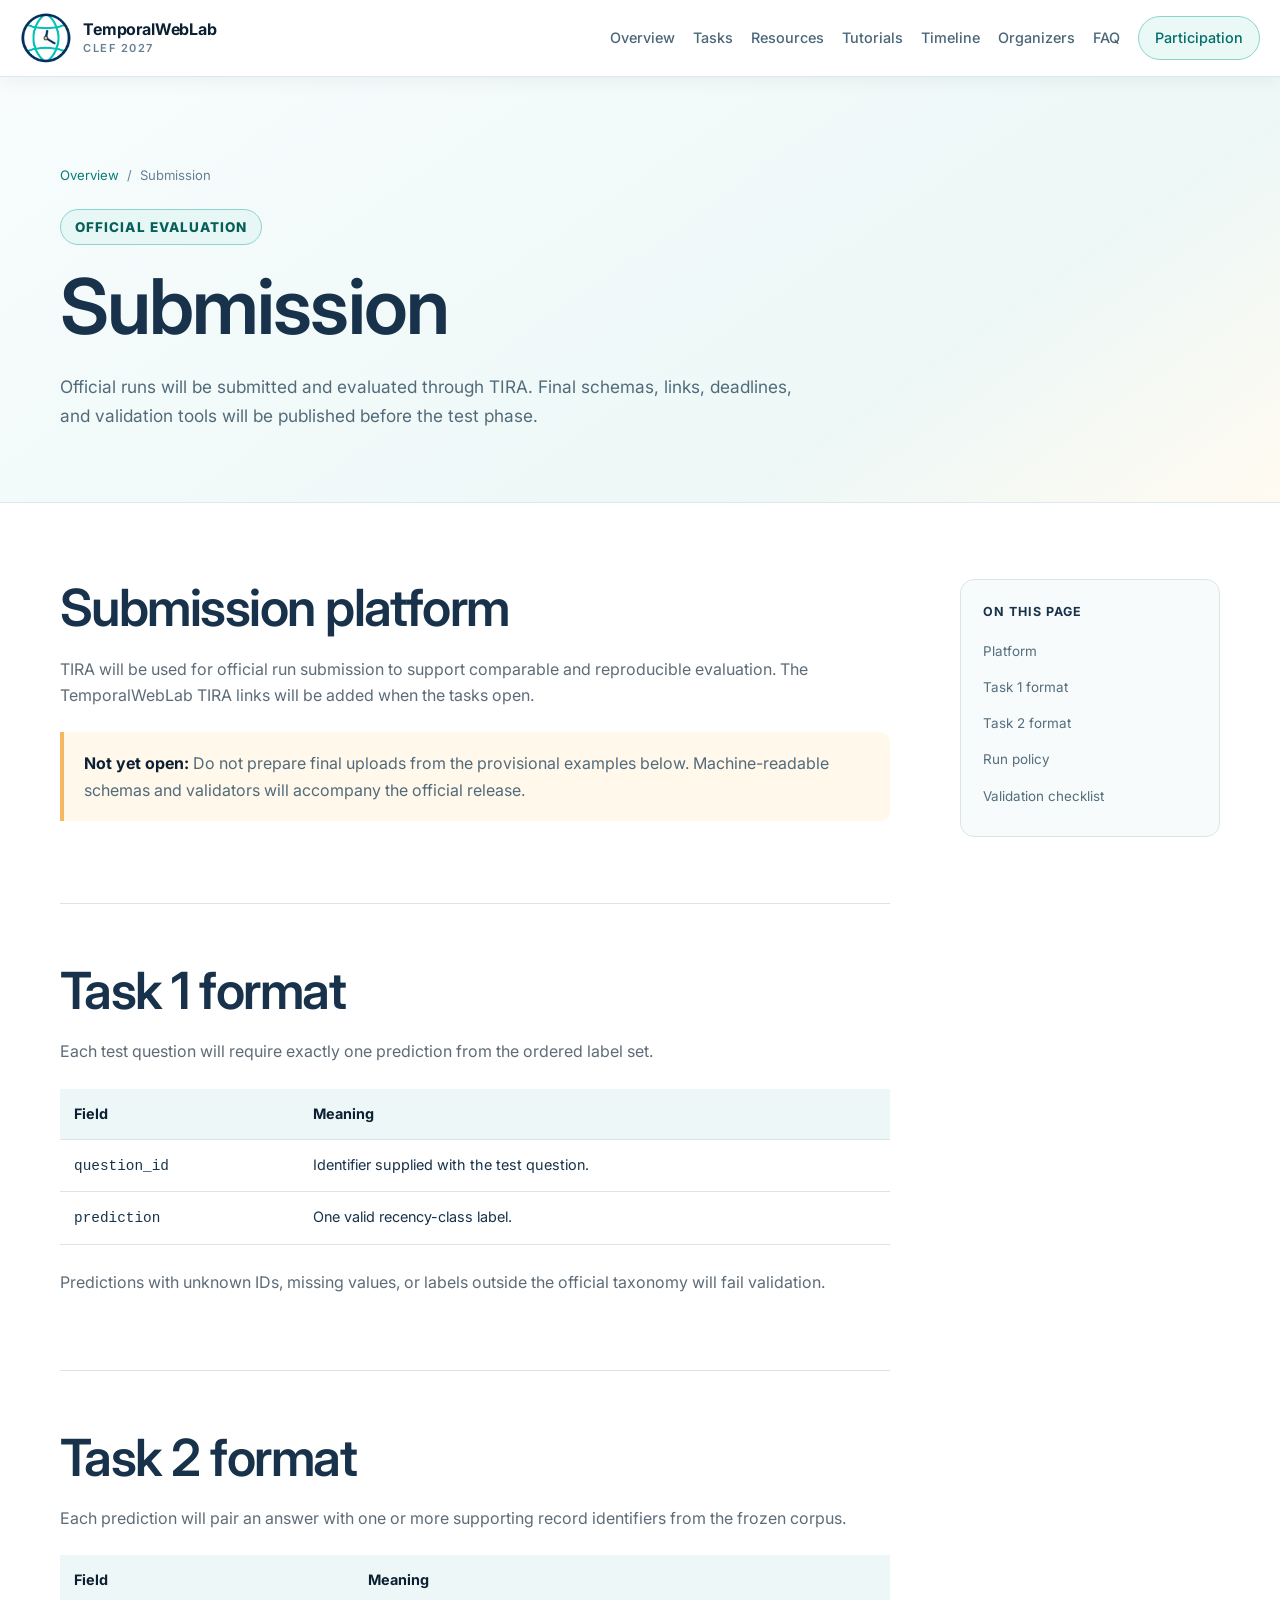
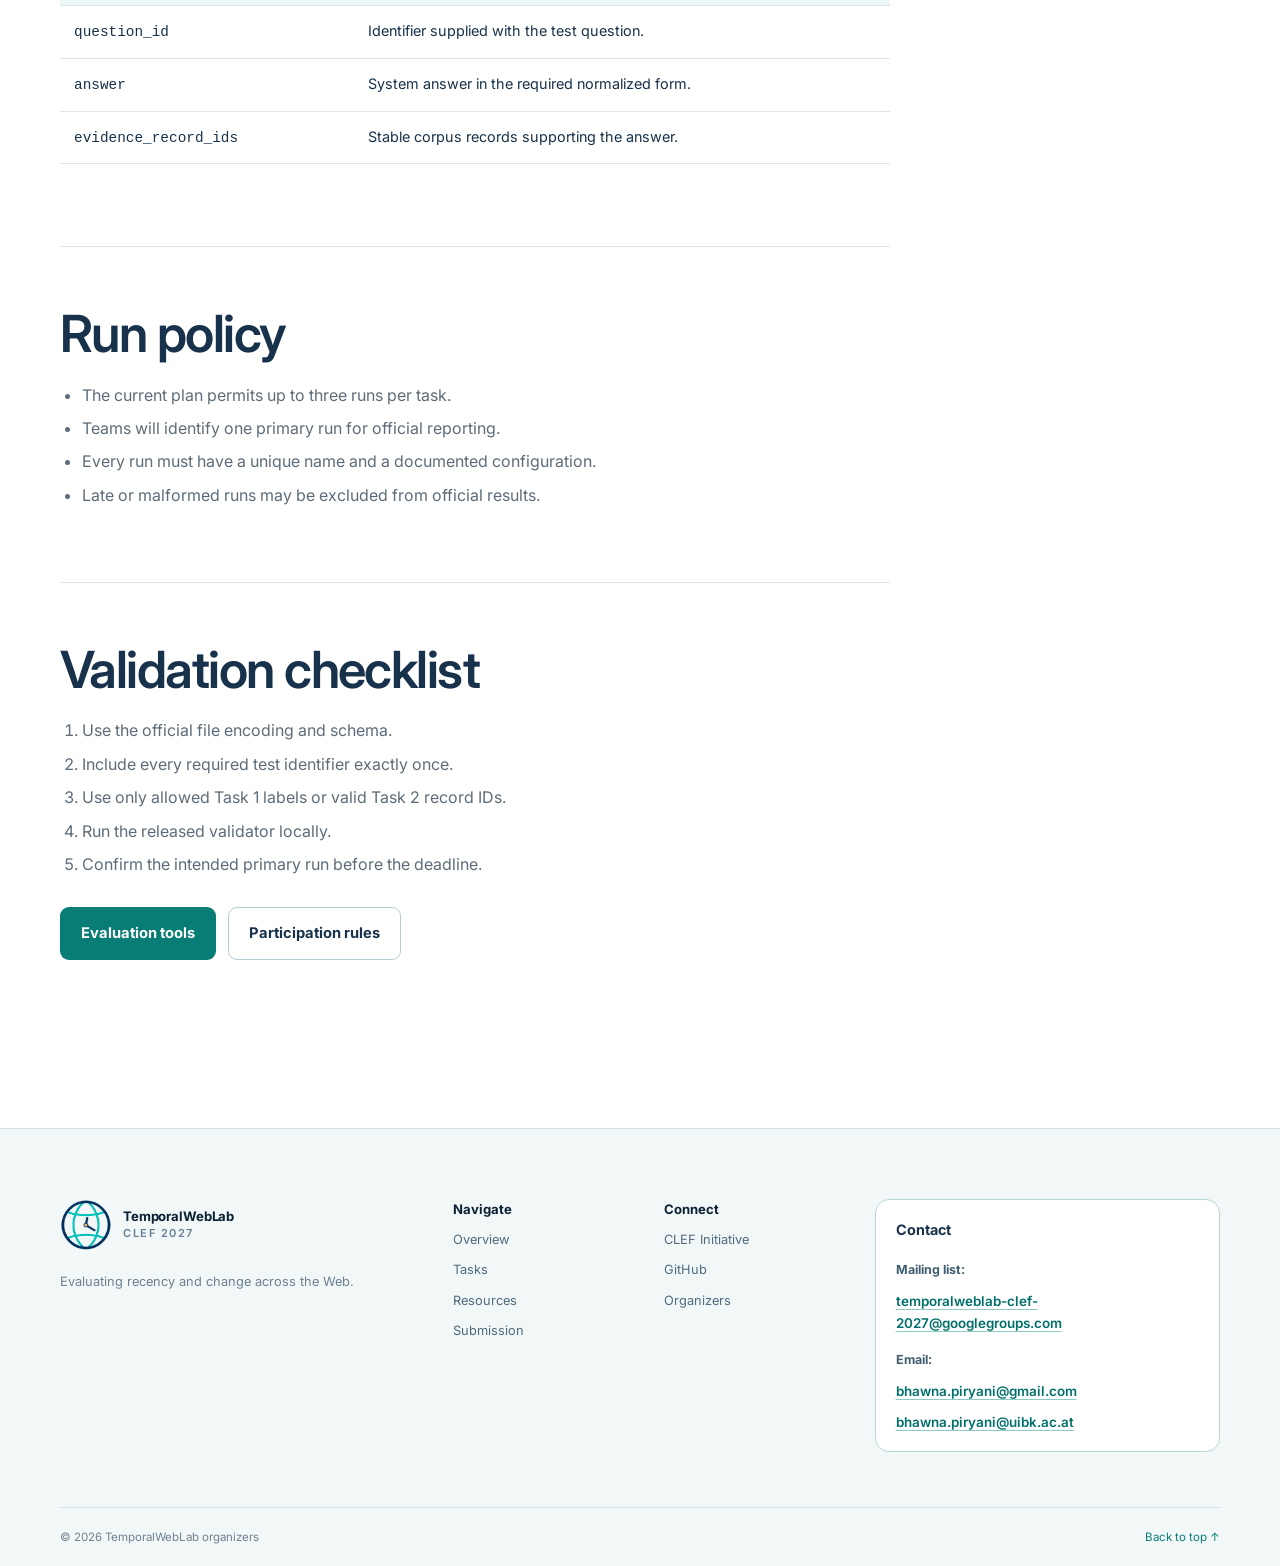
<file: 2027/submission.html>
<!doctype html><html lang="en"><head><meta charset="utf-8"><meta name="viewport" content="width=device-width, initial-scale=1"><meta name="description" content="TemporalWebLab 2027 submission formats and evaluation process."><meta name="theme-color" content="#081d33"><title>Submission | TemporalWebLab 2027</title><link rel="icon" href="assets/images/temporalweblab-icon.png" type="image/png"><link rel="preconnect" href="https://fonts.googleapis.com"><link rel="preconnect" href="https://fonts.gstatic.com" crossorigin><link href="https://fonts.googleapis.com/css2?family=DM+Sans:wght@400;500;600;700&family=Newsreader:opsz,wght@6..72,500;6..72,600&display=swap" rel="stylesheet"><link rel="stylesheet" href="assets/style.css"></head>
<body><a class="skip-link" href="#main">Skip to content</a><header class="site-header" id="top"><div class="nav-shell"><a class="brand" href="./"><img class="brand-logo" src="assets/images/temporalweblab-icon.png" alt="" width="52" height="52"><span><strong>TemporalWebLab</strong><small>CLEF 2027</small></span></a><button class="menu-toggle" aria-expanded="false" aria-controls="site-nav"><span></span><span></span><span></span><span class="sr-only">Open navigation</span></button><nav class="site-nav" id="site-nav"><a href="./">Overview</a><a href="tasks/">Tasks</a><a href="resources.html">Resources</a><a href="tutorials.html">Tutorials</a><a href="./#timeline">Timeline</a><a href="./#organizers">Organizers</a><a href="./#faq">FAQ</a><a class="nav-cta" href="participation.html">Participation</a></nav></div></header>
<main id="main"><section class="page-hero"><div class="container"><div class="breadcrumbs"><a href="./">Overview</a><span>/</span><span>Submission</span></div><span class="kicker">Official evaluation</span><h1>Submission</h1><p>Official runs will be submitted and evaluated through TIRA. Final schemas, links, deadlines, and validation tools will be published before the test phase.</p></div></section>
<section class="page-content"><div class="container content-layout"><article class="content-main">
<section class="content-section" id="platform"><h2>Submission platform</h2><p>TIRA will be used for official run submission to support comparable and reproducible evaluation. The TemporalWebLab TIRA links will be added when the tasks open.</p><div class="notice"><strong>Not yet open:</strong> Do not prepare final uploads from the provisional examples below. Machine-readable schemas and validators will accompany the official release.</div></section>
<section class="content-section" id="task-1-format"><h2>Task 1 format</h2><p>Each test question will require exactly one prediction from the ordered label set.</p><table class="data-table"><thead><tr><th>Field</th><th>Meaning</th></tr></thead><tbody><tr><td><code>question_id</code></td><td>Identifier supplied with the test question.</td></tr><tr><td><code>prediction</code></td><td>One valid recency-class label.</td></tr></tbody></table><p>Predictions with unknown IDs, missing values, or labels outside the official taxonomy will fail validation.</p></section>
<section class="content-section" id="task-2-format"><h2>Task 2 format</h2><p>Each prediction will pair an answer with one or more supporting record identifiers from the frozen corpus.</p><table class="data-table"><thead><tr><th>Field</th><th>Meaning</th></tr></thead><tbody><tr><td><code>question_id</code></td><td>Identifier supplied with the test question.</td></tr><tr><td><code>answer</code></td><td>System answer in the required normalized form.</td></tr><tr><td><code>evidence_record_ids</code></td><td>Stable corpus records supporting the answer.</td></tr></tbody></table></section>
<section class="content-section" id="run-policy"><h2>Run policy</h2><ul><li>The current plan permits up to three runs per task.</li><li>Teams will identify one primary run for official reporting.</li><li>Every run must have a unique name and a documented configuration.</li><li>Late or malformed runs may be excluded from official results.</li></ul></section>
<section class="content-section" id="validation"><h2>Validation checklist</h2><ol><li>Use the official file encoding and schema.</li><li>Include every required test identifier exactly once.</li><li>Use only allowed Task 1 labels or valid Task 2 record IDs.</li><li>Run the released validator locally.</li><li>Confirm the intended primary run before the deadline.</li></ol><div class="page-actions"><a class="button button-primary" href="resources.html#evaluation">Evaluation tools</a><a class="button button-secondary" href="participation.html">Participation rules</a></div></section>
</article><aside class="page-sidebar"><strong>On this page</strong><a href="#platform">Platform</a><a href="#task-1-format">Task 1 format</a><a href="#task-2-format">Task 2 format</a><a href="#run-policy">Run policy</a><a href="#validation">Validation checklist</a></aside></div></section></main>
<footer class="site-footer"><div class="container footer-grid"><div><a class="brand footer-brand" href="./"><img class="brand-logo" src="assets/images/temporalweblab-icon.png" alt="" width="52" height="52"><span><strong>TemporalWebLab</strong><small>CLEF 2027</small></span></a><p>Evaluating recency and change across the Web.</p></div><div><strong>Navigate</strong><a href="./">Overview</a><a href="tasks/">Tasks</a><a href="resources.html">Resources</a><a href="submission.html">Submission</a></div><div><strong>Connect</strong><a href="https://www.clef-initiative.eu/" target="_blank" rel="noopener">CLEF Initiative</a><a href="https://github.com/clef-temporalweblab" target="_blank" rel="noopener">GitHub</a><a href="./#organizers">Organizers</a></div>
      <div class="footer-contact">
        <strong>Contact</strong>
        <span>Mailing list:</span>
        <a href="mailto:temporalweblab-clef-2027@googlegroups.com">temporalweblab-clef-2027@googlegroups.com</a>
        <span>Email:</span>
        <a href="mailto:bhawna.piryani@gmail.com">bhawna.piryani@gmail.com</a>
        <a href="mailto:bhawna.piryani@uibk.ac.at">bhawna.piryani@uibk.ac.at</a>
      </div>
</div><div class="container footer-bottom"><span>© <span id="year">2026</span> TemporalWebLab organizers</span><a href="#top">Back to top ↑</a></div></footer><script src="assets/main.js"></script></body></html>
</file>
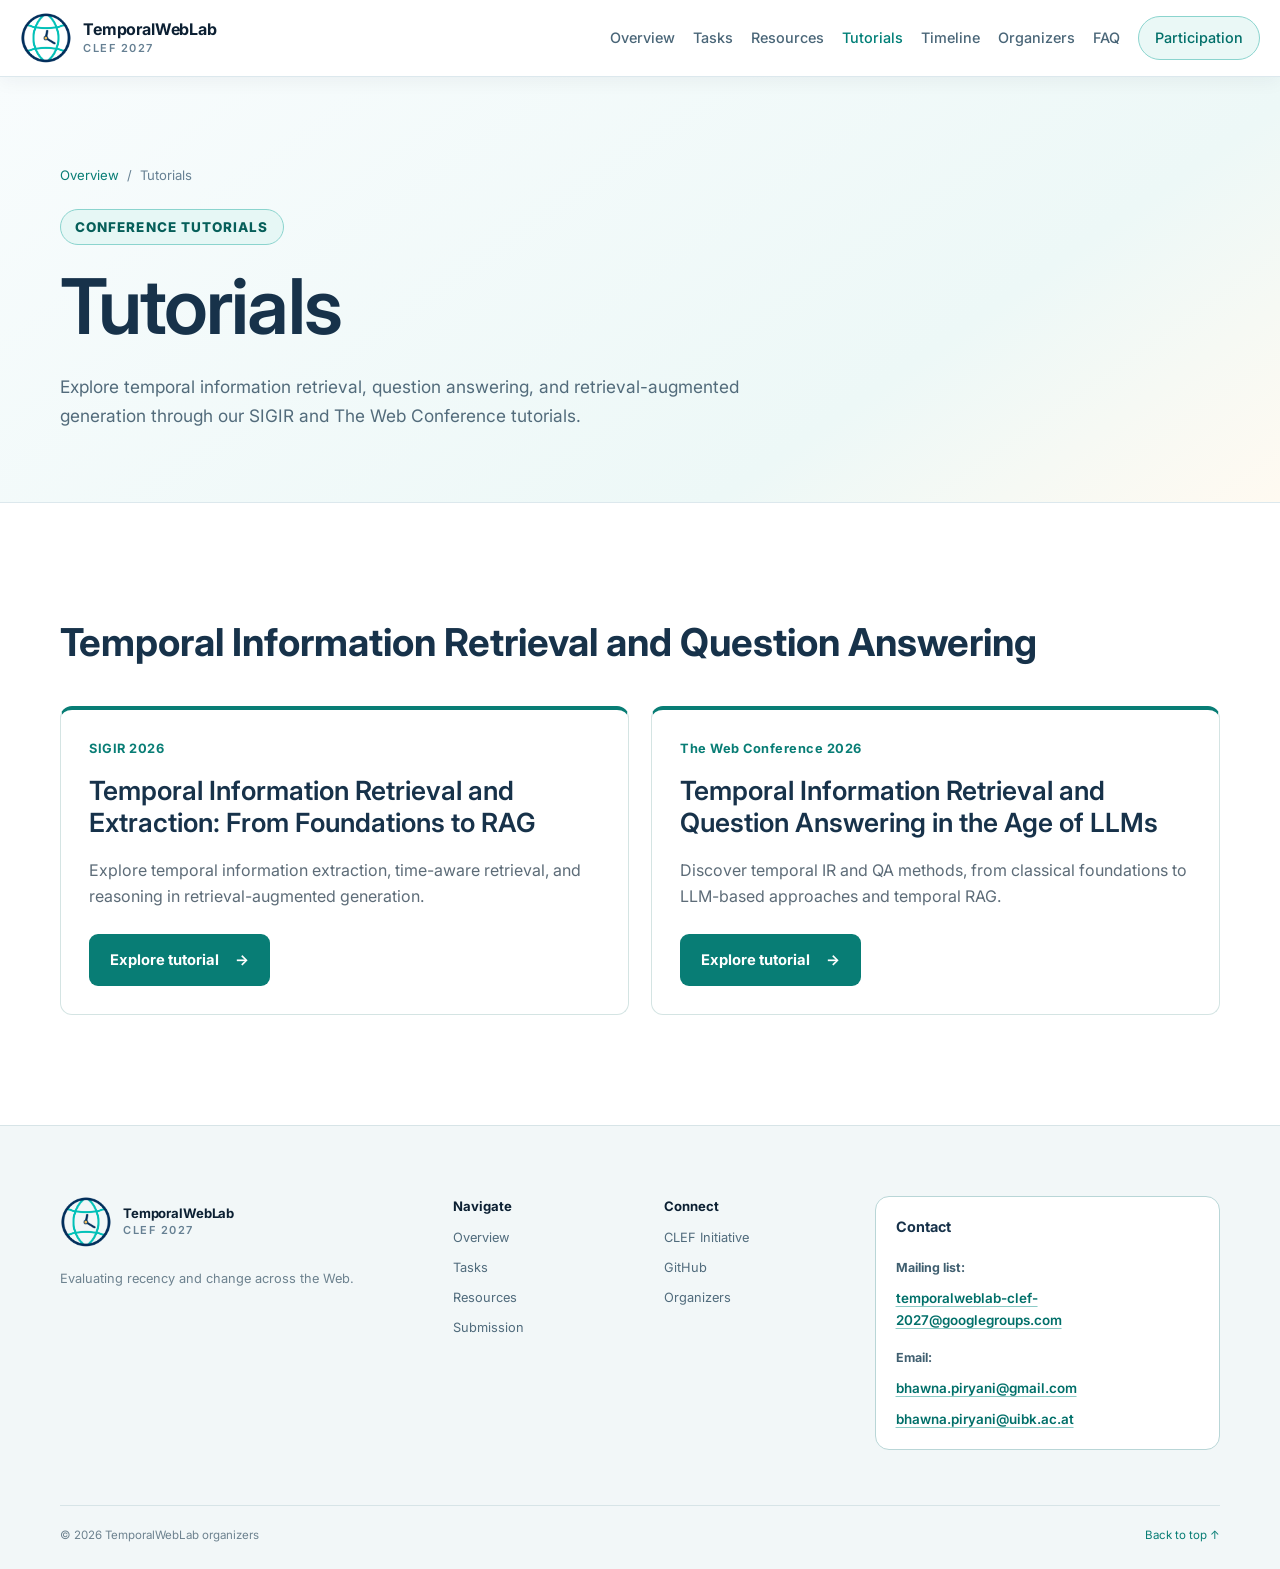
<file: 2027/tutorials.html>
<!doctype html><html lang="en"><head><meta charset="utf-8"><meta name="viewport" content="width=device-width, initial-scale=1"><meta name="description" content="SIGIR 2026 and The Web Conference 2026 tutorials on temporal information retrieval, extraction, question answering, and RAG."><meta name="theme-color" content="#081d33"><title>Tutorials | TemporalWebLab 2027</title><link rel="icon" href="assets/images/temporalweblab-icon.png" type="image/png"><link rel="preconnect" href="https://fonts.googleapis.com"><link rel="preconnect" href="https://fonts.gstatic.com" crossorigin><link href="https://fonts.googleapis.com/css2?family=DM+Sans:wght@400;500;600;700&family=Newsreader:opsz,wght@6..72,500;6..72,600&display=swap" rel="stylesheet"><link rel="stylesheet" href="assets/style.css"></head>
<body><a class="skip-link" href="#main">Skip to content</a><header class="site-header" id="top"><div class="nav-shell"><a class="brand" href="./"><img class="brand-logo" src="assets/images/temporalweblab-icon.png" alt="" width="52" height="52"><span><strong>TemporalWebLab</strong><small>CLEF 2027</small></span></a><button class="menu-toggle" aria-expanded="false" aria-controls="site-nav"><span></span><span></span><span></span><span class="sr-only">Open navigation</span></button><nav class="site-nav" id="site-nav"><a href="./">Overview</a><a href="tasks/">Tasks</a><a href="resources.html">Resources</a><a class="active" aria-current="page" href="tutorials.html">Tutorials</a><a href="./#timeline">Timeline</a><a href="./#organizers">Organizers</a><a href="./#faq">FAQ</a><a class="nav-cta" href="participation.html">Participation</a></nav></div></header>
<main id="main">
<section class="page-hero"><div class="container"><div class="breadcrumbs"><a href="./">Overview</a><span>/</span><span>Tutorials</span></div><span class="kicker">Conference tutorials</span><h1>Tutorials</h1><p>Explore temporal information retrieval, question answering, and retrieval-augmented generation through our SIGIR and The Web Conference tutorials.</p></div></section>
<section class="page-content tutorials-section" aria-labelledby="tutorials-title"><div class="container"><h2 id="tutorials-title">Temporal Information Retrieval and Question Answering</h2><div class="tutorial-grid"><article class="tutorial-card">
            <span class="tutorial-conference">SIGIR 2026</span>
            <h3>Temporal Information Retrieval and Extraction: From Foundations to RAG</h3>
            <p>Explore temporal information extraction, time-aware retrieval, and reasoning in retrieval-augmented generation.</p>
            <a class="button button-primary" href="https://datascienceuibk.github.io/temporal-ir-extraction-tutorial-sigir2026/" aria-label="Explore the SIGIR 2026 tutorial">Explore tutorial <span aria-hidden="true">→</span></a>
          </article>
<article class="tutorial-card">
            <span class="tutorial-conference">The Web Conference 2026</span>
            <h3>Temporal Information Retrieval and Question Answering in the Age of LLMs</h3>
            <p>Discover temporal IR and QA methods, from classical foundations to LLM-based approaches and temporal RAG.</p>
            <a class="button button-primary" href="https://datascienceuibk.github.io/temporal-ir-qa-tutorial-www2026/" aria-label="Explore The Web Conference 2026 tutorial">Explore tutorial <span aria-hidden="true">→</span></a>
          </article></div></div></section>
</main>
<footer class="site-footer"><div class="container footer-grid"><div><a class="brand footer-brand" href="./"><img class="brand-logo" src="assets/images/temporalweblab-icon.png" alt="" width="52" height="52"><span><strong>TemporalWebLab</strong><small>CLEF 2027</small></span></a><p>Evaluating recency and change across the Web.</p></div><div><strong>Navigate</strong><a href="./">Overview</a><a href="tasks/">Tasks</a><a href="resources.html">Resources</a><a href="submission.html">Submission</a></div><div><strong>Connect</strong><a href="https://www.clef-initiative.eu/" target="_blank" rel="noopener">CLEF Initiative</a><a href="https://github.com/clef-temporalweblab" target="_blank" rel="noopener">GitHub</a><a href="./#organizers">Organizers</a></div>
      <div class="footer-contact">
        <strong>Contact</strong>
        <span>Mailing list:</span>
        <a href="mailto:temporalweblab-clef-2027@googlegroups.com">temporalweblab-clef-2027@googlegroups.com</a>
        <span>Email:</span>
        <a href="mailto:bhawna.piryani@gmail.com">bhawna.piryani@gmail.com</a>
        <a href="mailto:bhawna.piryani@uibk.ac.at">bhawna.piryani@uibk.ac.at</a>
      </div>
</div><div class="container footer-bottom"><span>© <span id="year">2026</span> TemporalWebLab organizers</span><a href="#top">Back to top ↑</a></div></footer><script src="assets/main.js"></script></body></html>
</file>
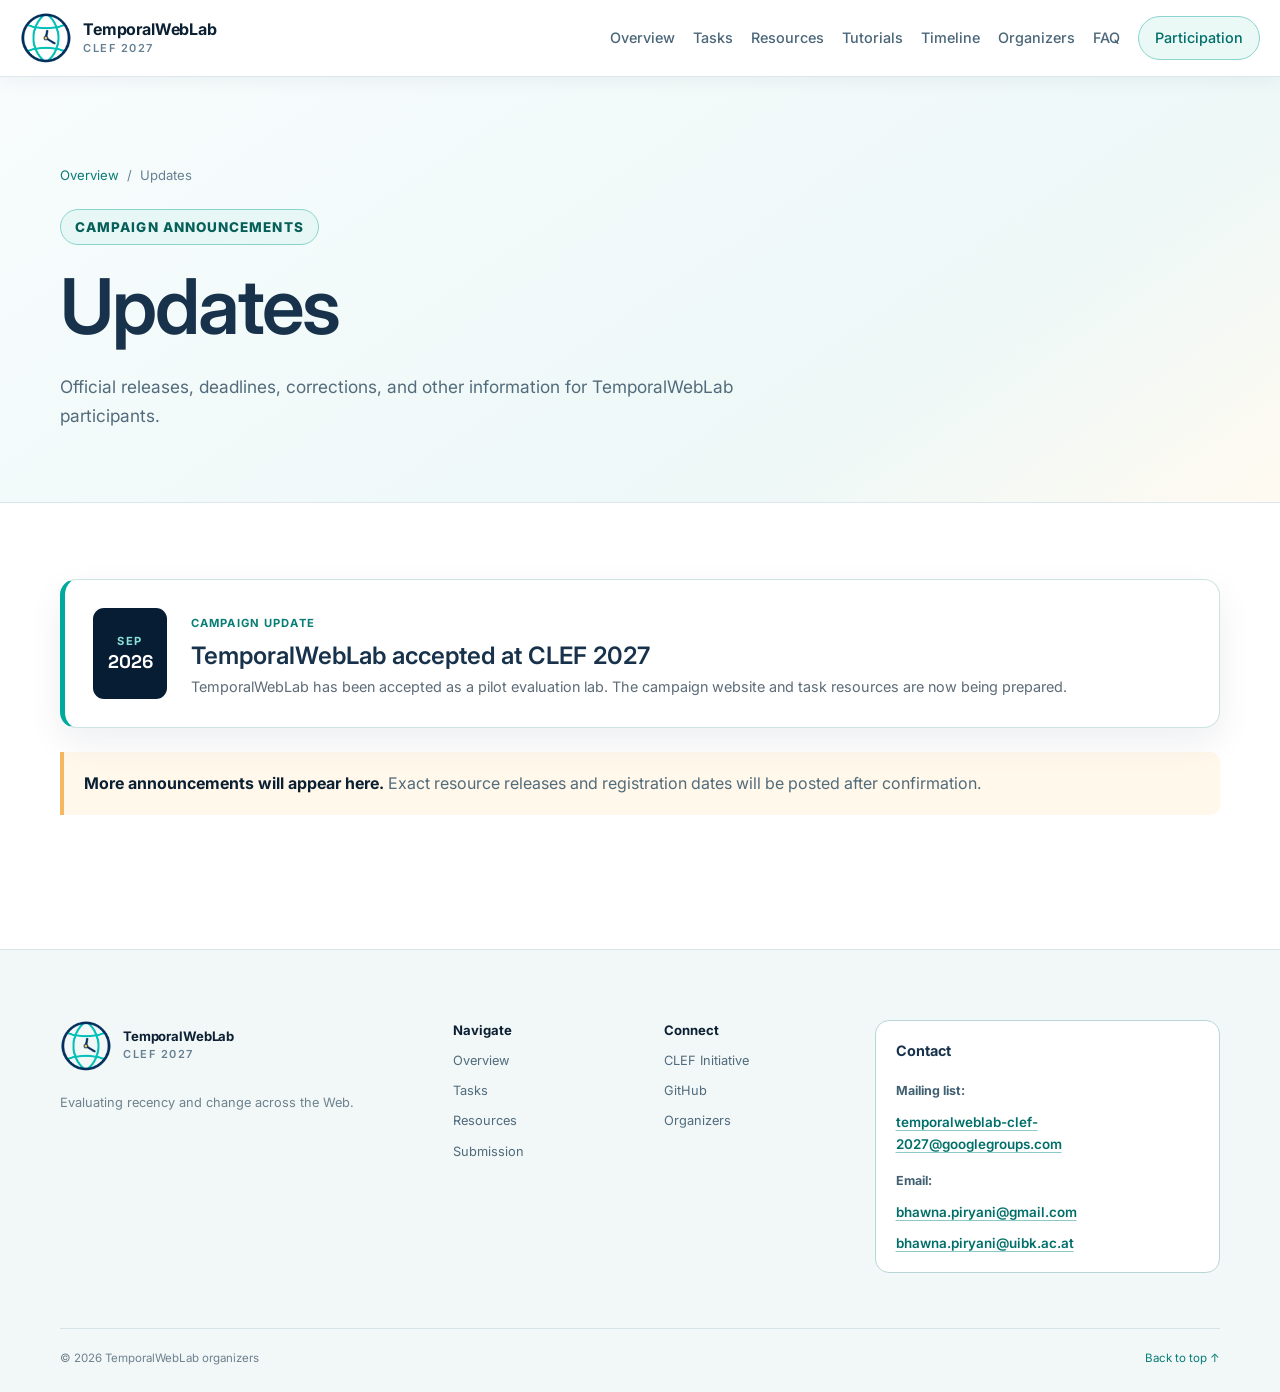
<file: 2027/updates.html>
<!doctype html><html lang="en"><head><meta charset="utf-8"><meta name="viewport" content="width=device-width, initial-scale=1"><meta name="description" content="TemporalWebLab 2027 announcements and campaign updates."><meta name="theme-color" content="#081d33"><title>Updates | TemporalWebLab 2027</title><link rel="icon" href="assets/images/temporalweblab-icon.png" type="image/png"><link rel="preconnect" href="https://fonts.googleapis.com"><link rel="preconnect" href="https://fonts.gstatic.com" crossorigin><link href="https://fonts.googleapis.com/css2?family=DM+Sans:wght@400;500;600;700&family=Newsreader:opsz,wght@6..72,500;6..72,600&display=swap" rel="stylesheet"><link rel="stylesheet" href="assets/style.css"></head>
<body><a class="skip-link" href="#main">Skip to content</a><header class="site-header" id="top"><div class="nav-shell"><a class="brand" href="./"><img class="brand-logo" src="assets/images/temporalweblab-icon.png" alt="" width="52" height="52"><span><strong>TemporalWebLab</strong><small>CLEF 2027</small></span></a><button class="menu-toggle" aria-expanded="false" aria-controls="site-nav"><span></span><span></span><span></span><span class="sr-only">Open navigation</span></button><nav class="site-nav" id="site-nav"><a href="./">Overview</a><a href="tasks/">Tasks</a><a href="resources.html">Resources</a><a href="tutorials.html">Tutorials</a><a href="./#timeline">Timeline</a><a href="./#organizers">Organizers</a><a href="./#faq">FAQ</a><a class="nav-cta" href="participation.html">Participation</a></nav></div></header>
<main id="main"><section class="page-hero"><div class="container"><div class="breadcrumbs"><a href="./">Overview</a><span>/</span><span>Updates</span></div><span class="kicker">Campaign announcements</span><h1>Updates</h1><p>Official releases, deadlines, corrections, and other information for TemporalWebLab participants.</p></div></section>
<section class="page-content"><div class="container"><div class="updates-list">
  <article class="update-card reveal"><time datetime="2026-09"><span>SEP</span><strong>2026</strong></time><div><span class="update-status">Campaign update</span><h3>TemporalWebLab accepted at CLEF 2027</h3><p>TemporalWebLab has been accepted as a pilot evaluation lab. The campaign website and task resources are now being prepared.</p></div></article>
</div><div class="notice"><strong>More announcements will appear here.</strong> Exact resource releases and registration dates will be posted after confirmation.</div></div></section></main>
<footer class="site-footer"><div class="container footer-grid"><div><a class="brand footer-brand" href="./"><img class="brand-logo" src="assets/images/temporalweblab-icon.png" alt="" width="52" height="52"><span><strong>TemporalWebLab</strong><small>CLEF 2027</small></span></a><p>Evaluating recency and change across the Web.</p></div><div><strong>Navigate</strong><a href="./">Overview</a><a href="tasks/">Tasks</a><a href="resources.html">Resources</a><a href="submission.html">Submission</a></div><div><strong>Connect</strong><a href="https://www.clef-initiative.eu/" target="_blank" rel="noopener">CLEF Initiative</a><a href="https://github.com/clef-temporalweblab" target="_blank" rel="noopener">GitHub</a><a href="./#organizers">Organizers</a></div>
      <div class="footer-contact">
        <strong>Contact</strong>
        <span>Mailing list:</span>
        <a href="mailto:temporalweblab-clef-2027@googlegroups.com">temporalweblab-clef-2027@googlegroups.com</a>
        <span>Email:</span>
        <a href="mailto:bhawna.piryani@gmail.com">bhawna.piryani@gmail.com</a>
        <a href="mailto:bhawna.piryani@uibk.ac.at">bhawna.piryani@uibk.ac.at</a>
      </div>
</div><div class="container footer-bottom"><span>© <span id="year">2026</span> TemporalWebLab organizers</span><a href="#top">Back to top ↑</a></div></footer><script src="assets/main.js"></script></body></html>
</file>
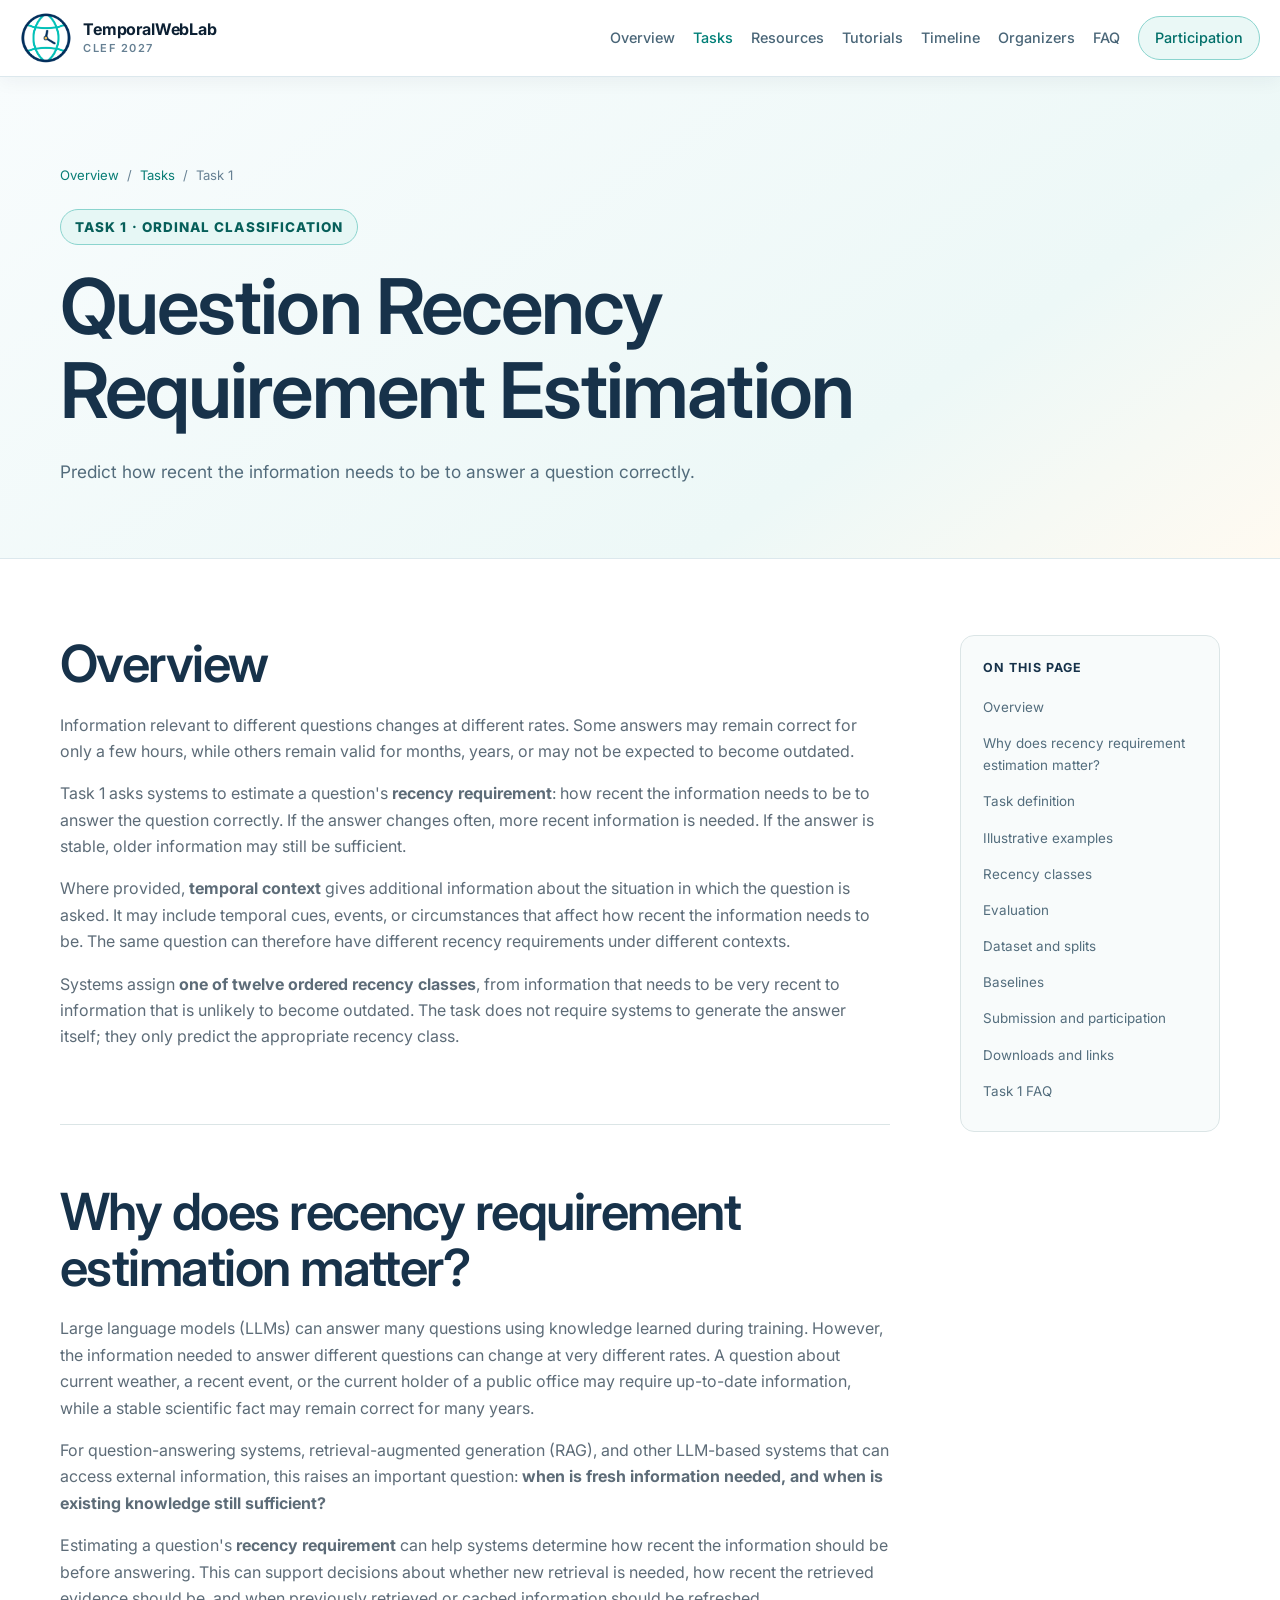
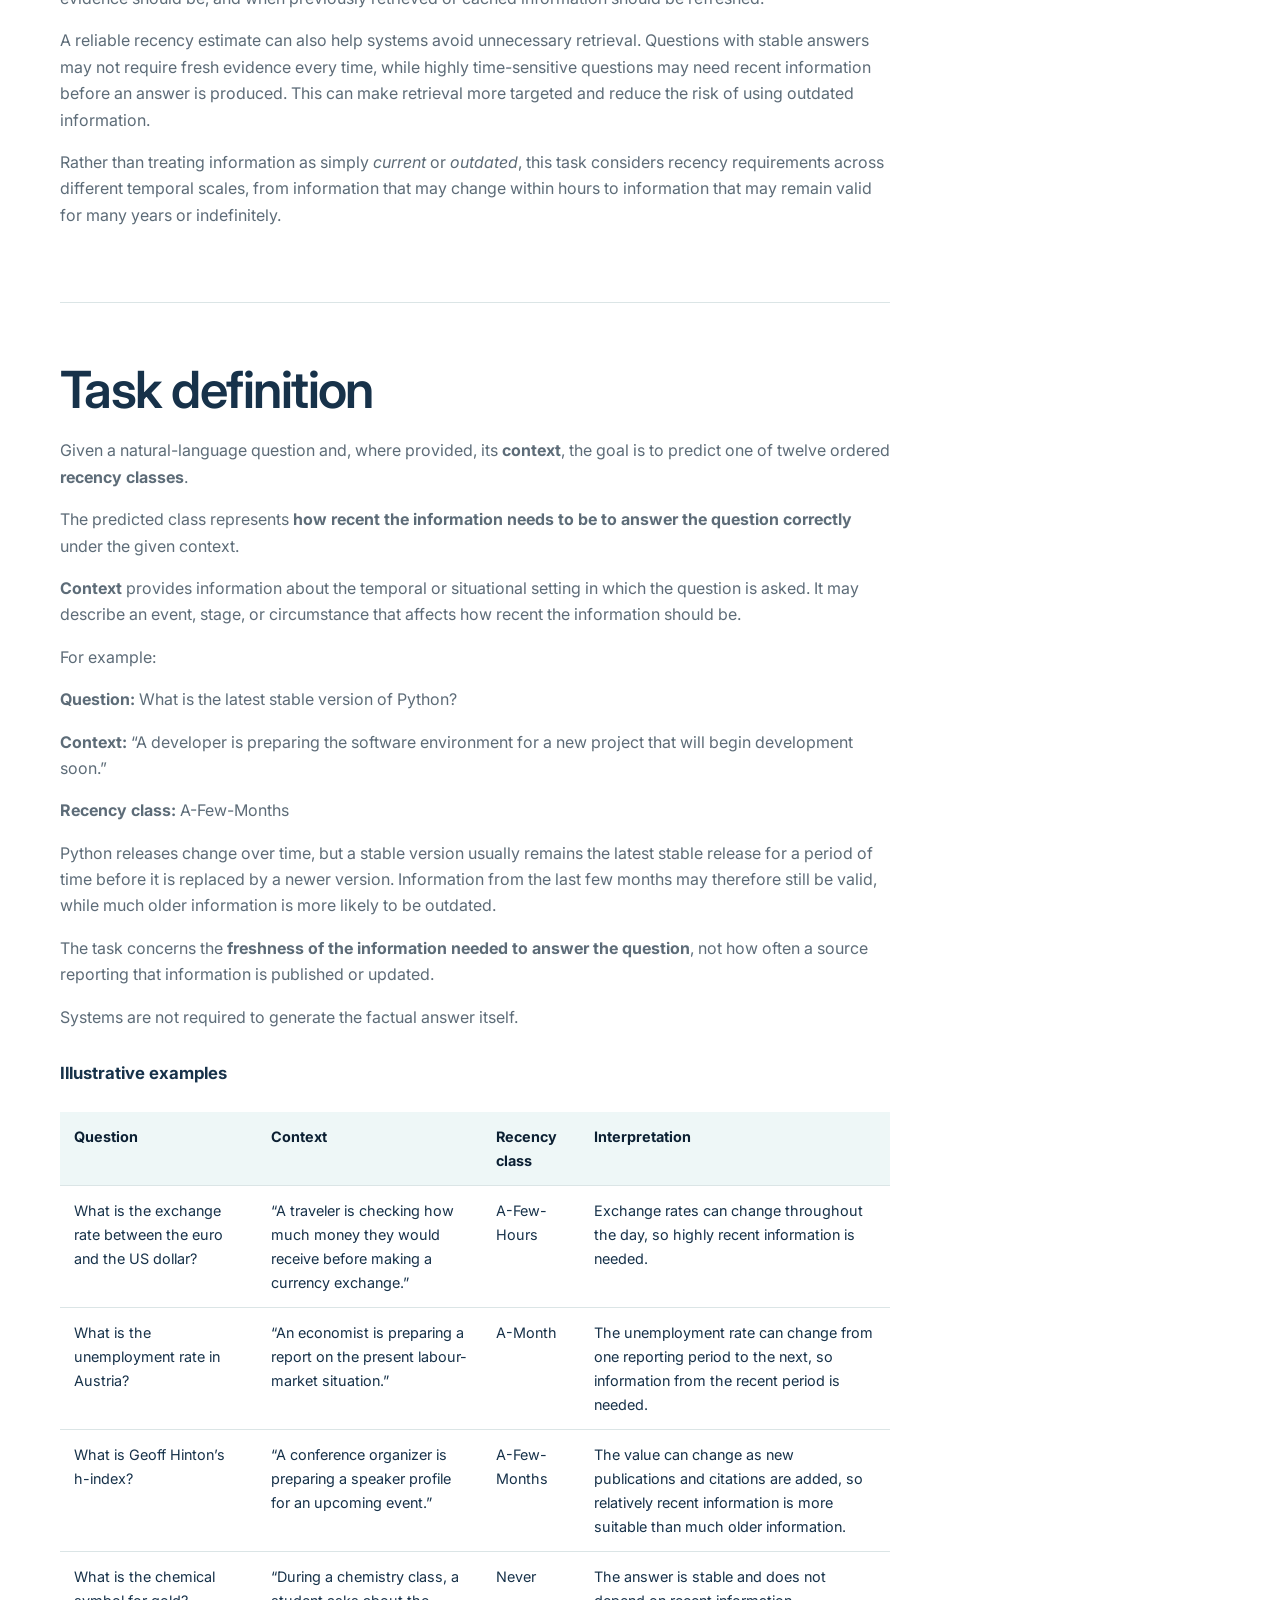
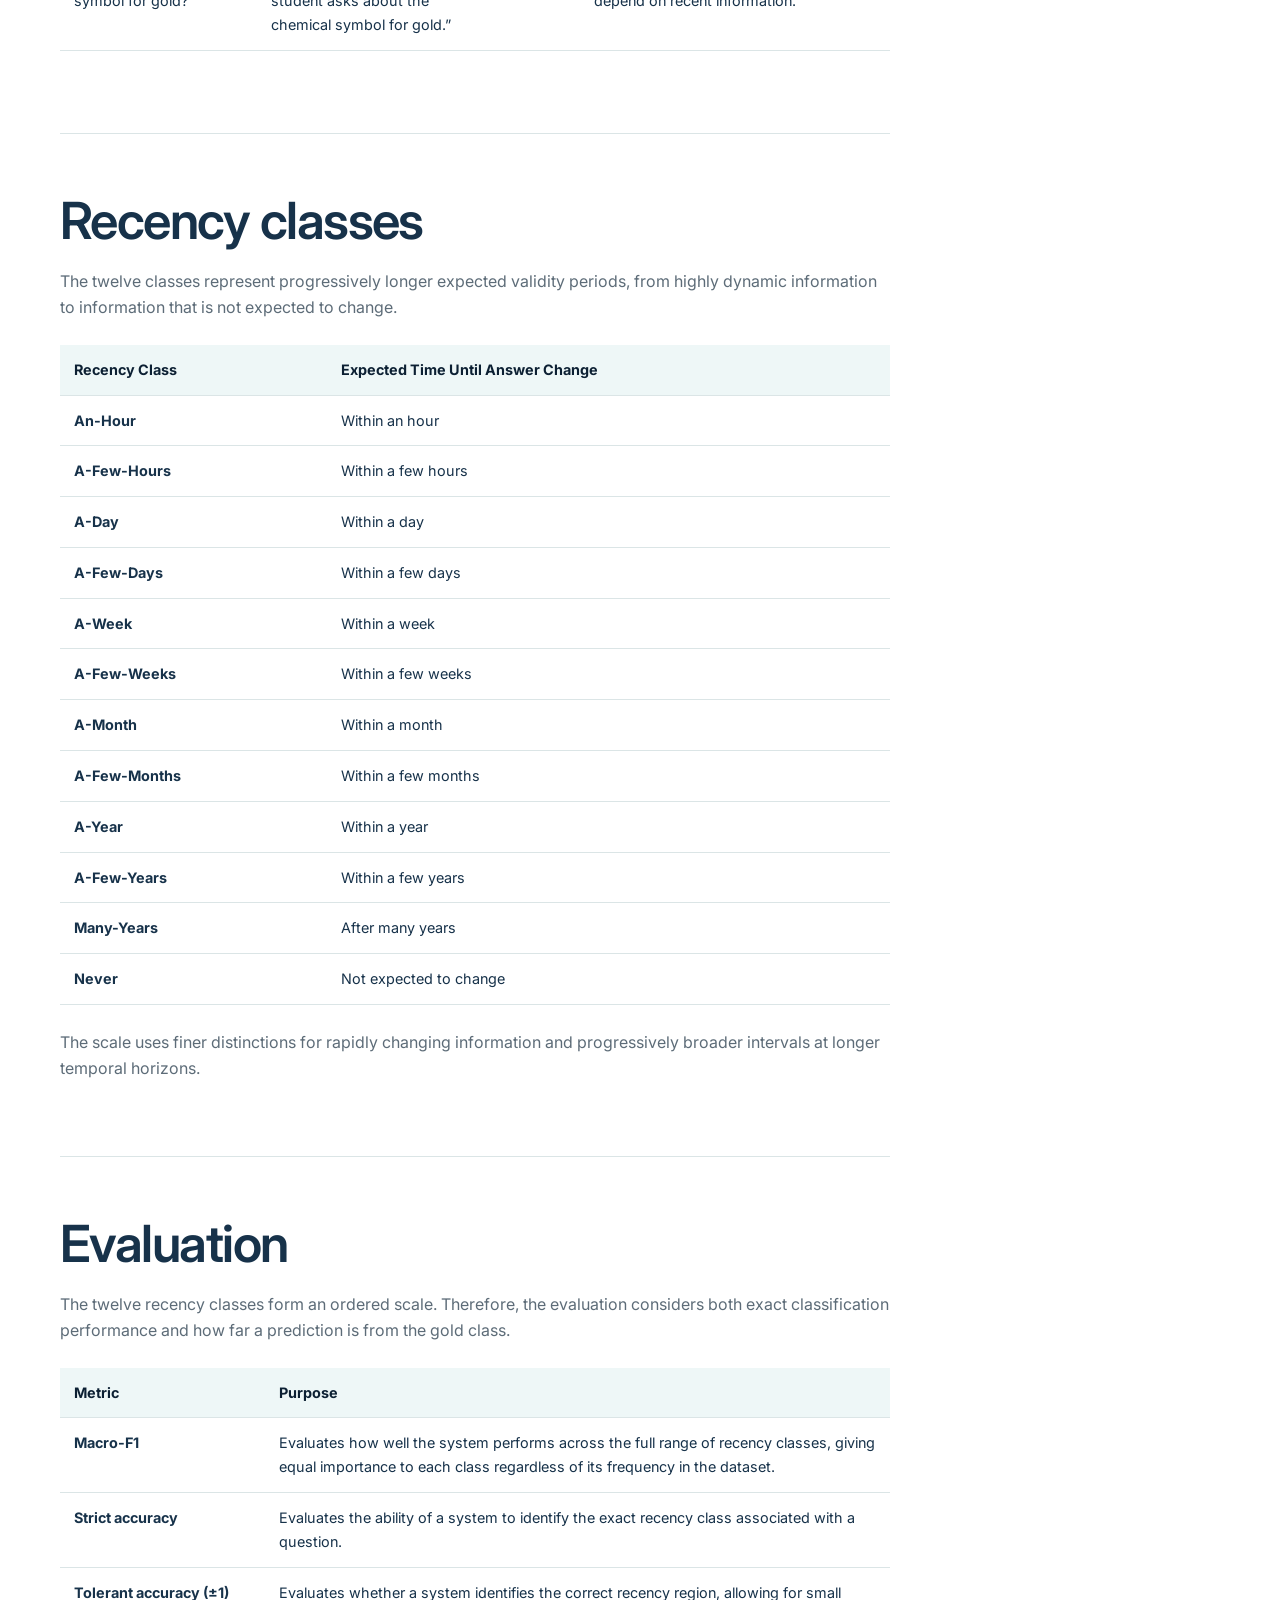
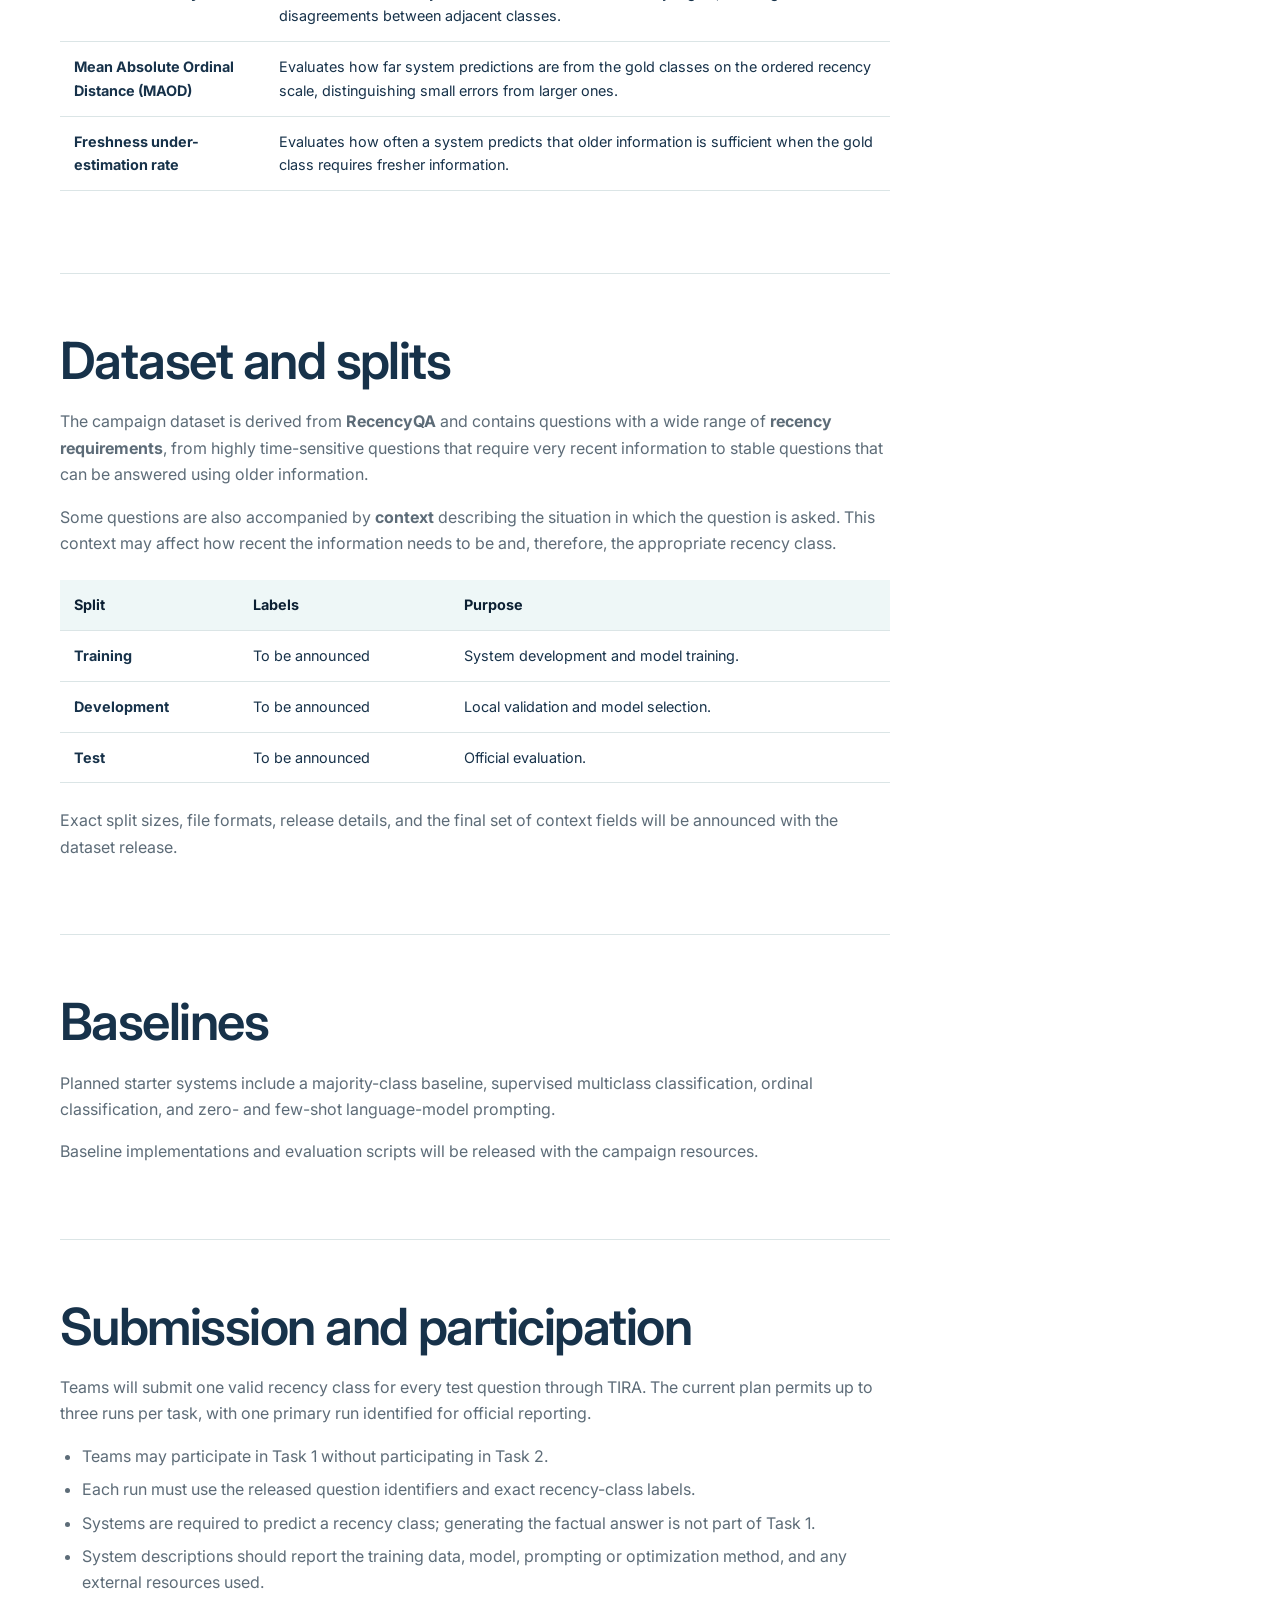
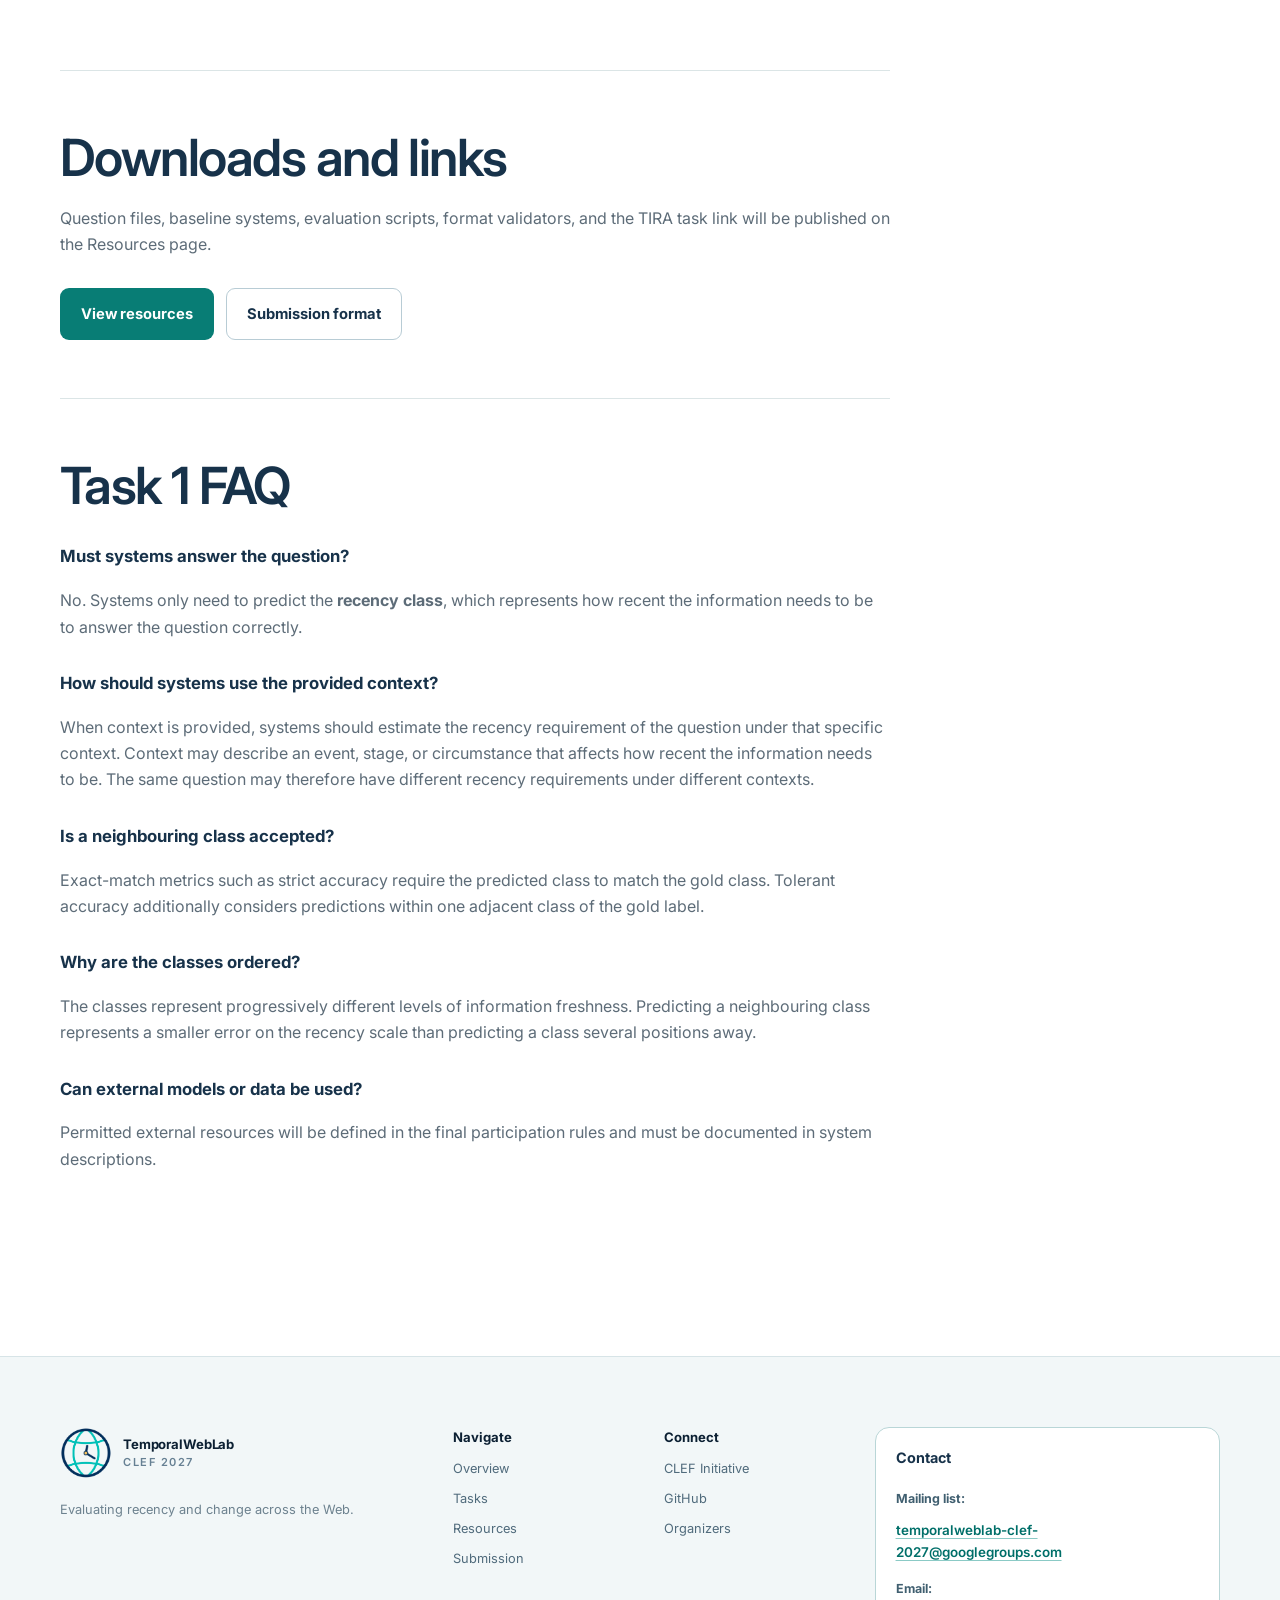
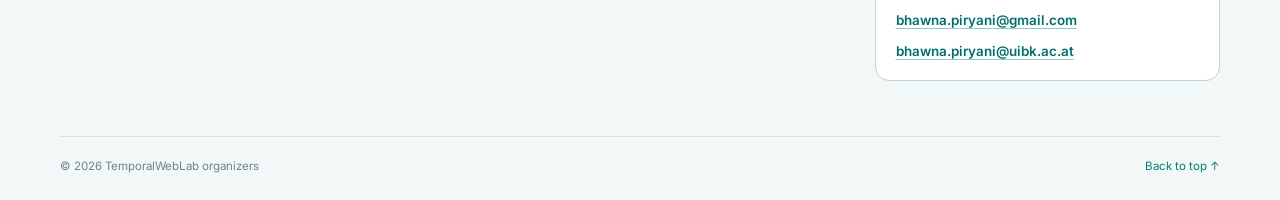
<file: 2027/tasks/task-1.html>
<!doctype html>
<html lang="en">
<head>
  <meta charset="utf-8">
  <meta name="viewport" content="width=device-width, initial-scale=1">
  <meta name="description" content="TemporalWebLab Task 1: Question Recency Requirement Estimation.">
  <meta name="theme-color" content="#081d33">

  <title>Task 1: Recency Estimation | TemporalWebLab 2027</title>

  <link rel="icon" href="../assets/images/temporalweblab-icon.png" type="image/png">

  <link rel="preconnect" href="https://fonts.googleapis.com">
  <link rel="preconnect" href="https://fonts.gstatic.com" crossorigin>
  <link
    href="https://fonts.googleapis.com/css2?family=DM+Sans:wght@400;500;600;700&family=Newsreader:opsz,wght@6..72,500;6..72,600&display=swap"
    rel="stylesheet"
  >

  <link rel="stylesheet" href="../assets/style.css">
</head>

<body>

<a class="skip-link" href="#main">Skip to content</a>

<header class="site-header" id="top">
  <div class="nav-shell">

    <a class="brand" href="../">
      <img
        class="brand-logo"
        src="../assets/images/temporalweblab-icon.png"
        alt=""
        width="52"
        height="52"
      >
      <span>
        <strong>TemporalWebLab</strong>
        <small>CLEF 2027</small>
      </span>
    </a>

    <button
      class="menu-toggle"
      aria-expanded="false"
      aria-controls="site-nav"
    >
      <span></span>
      <span></span>
      <span></span>
      <span class="sr-only">Open navigation</span>
    </button>

    <nav class="site-nav" id="site-nav">
      <a href="../">Overview</a>
      <a class="active" href="./">Tasks</a>
      <a href="../resources.html">Resources</a><a href="../tutorials.html">Tutorials</a>
      <a href="../#timeline">Timeline</a>
      <a href="../#organizers">Organizers</a>
      <a href="../#faq">FAQ</a>
      <a class="nav-cta" href="../participation.html">Participation</a>
    </nav>

  </div>
</header>


<main id="main">

  <!-- Hero -->
  <section class="page-hero">
    <div class="container">

      <div class="breadcrumbs">
        <a href="../">Overview</a>
        <span>/</span>
        <a href="./">Tasks</a>
        <span>/</span>
        <span>Task 1</span>
      </div>

      <span class="kicker">Task 1 · Ordinal classification</span>

      <h1>Question Recency Requirement Estimation</h1>

      <p>
        Predict how recent the information needs to be to answer a question correctly.
      </p>

    </div>
  </section>


  <!-- Main content -->
  <section class="page-content">
    <div class="container content-layout">

      <article class="content-main">

        <section class="content-section" aria-labelledby="overview">
          <h2 id="overview">Overview</h2>
          <p>Information relevant to different questions changes at different
          rates. Some answers may remain correct for only a few hours, while
          others remain valid for months, years, or may not be expected to become
          outdated.</p>
          <p>Task 1 asks systems to estimate a question's <strong>recency
          requirement</strong>: how recent the information needs to be to answer
          the question correctly. If the answer changes often, more recent
          information is needed. If the answer is stable, older information may
          still be sufficient.</p>
          <p>Where provided, <strong>temporal context</strong> gives additional
          information about the situation in which the question is asked. It may
          include temporal cues, events, or circumstances that affect how recent
          the information needs to be. The same question can therefore have
          different recency requirements under different contexts.</p>
          <p>Systems assign <strong>one of twelve ordered recency
          classes</strong>, from information that needs to be very recent to
          information that is unlikely to become outdated. The task does not
          require systems to generate the answer itself; they only predict the
          appropriate recency class.</p>
          
        </section>

        <section class="content-section" aria-labelledby="why-does-recency-requirement-estimation-matter">
          <h2 id="why-does-recency-requirement-estimation-matter">Why does recency
          requirement estimation matter?</h2>
          <p>Large language models (LLMs) can answer many questions using
          knowledge learned during training. However, the information needed to
          answer different questions can change at very different rates. A
          question about current weather, a recent event, or the current holder of
          a public office may require up-to-date information, while a stable
          scientific fact may remain correct for many years.</p>
          <p>For question-answering systems, retrieval-augmented generation (RAG),
          and other LLM-based systems that can access external information, this
          raises an important question: <strong>when is fresh information needed,
          and when is existing knowledge still sufficient?</strong></p>
          <p>Estimating a question's <strong>recency requirement</strong> can help
          systems determine how recent the information should be before answering.
          This can support decisions about whether new retrieval is needed, how
          recent the retrieved evidence should be, and when previously retrieved
          or cached information should be refreshed.</p>
          <p>A reliable recency estimate can also help systems avoid unnecessary
          retrieval. Questions with stable answers may not require fresh evidence
          every time, while highly time-sensitive questions may need recent
          information before an answer is produced. This can make retrieval more
          targeted and reduce the risk of using outdated information.</p>
          <p>Rather than treating information as simply <em>current</em> or
          <em>outdated</em>, this task considers recency requirements across
          different temporal scales, from information that may change within hours
          to information that may remain valid for many years or indefinitely.</p>
          
        </section>

        <section class="content-section" aria-labelledby="task-definition">
          <h2 id="task-definition">Task definition</h2>
          <p>Given a natural-language question and, where provided, its <strong>context</strong>, the goal is to predict one of twelve ordered <strong>recency classes</strong>.</p>
          <p>The predicted class represents <strong>how recent the information needs to be to answer the question correctly</strong> under the given context.</p>
          <p><strong>Context</strong> provides information about the temporal or situational setting in which the question is asked. It may describe an event, stage, or circumstance that affects how recent the information should be.</p>
          <p>For example:</p>
          <p><strong>Question:</strong> What is the latest stable version of Python?</p>
          <p><strong>Context:</strong> “A developer is preparing the software environment for a new project that will begin development soon.”</p>
          <p><strong>Recency class:</strong> A-Few-Months</p>
          <p>Python releases change over time, but a stable version usually remains the latest stable release for a period of time before it is replaced by a newer version. Information from the last few months may therefore still be valid, while much older information is more likely to be outdated.</p>
          <p>The task concerns the <strong>freshness of the information needed to answer the question</strong>, not how often a source reporting that information is published or updated.</p>
          <p>Systems are not required to generate the factual answer itself.</p>
          <h3 id="illustrative-examples">Illustrative examples</h3>
          <table class="data-table">
          <thead>
          <tr class="header">
          <th>Question</th>
          <th>Context</th>
          <th>Recency class</th>
          <th>Interpretation</th>
          </tr>
          </thead>
          <tbody>
          <tr class="odd">
          <td>What is the exchange rate between the euro and the US dollar?</td>
          <td>“A traveler is checking how much money they would receive before making a currency exchange.”</td>
          <td>A-Few-Hours</td>
          <td>Exchange rates can change throughout the day, so highly recent information is needed.</td>
          </tr>
          <tr class="even">
          <td>What is the unemployment rate in Austria?</td>
          <td>“An economist is preparing a report on the present labour-market situation.”</td>
          <td>A-Month</td>
          <td>The unemployment rate can change from one reporting period to the next, so information from the recent period is needed.</td>
          </tr>
          <tr class="odd">
          <td>What is Geoff Hinton’s h-index?</td>
          <td>“A conference organizer is preparing a speaker profile for an upcoming event.”</td>
          <td>A-Few-Months</td>
          <td>The value can change as new publications and citations are added, so relatively recent information is more suitable than much older information.</td>
          </tr>
          <tr class="even">
          <td>What is the chemical symbol for gold?</td>
          <td>“During a chemistry class, a student asks about the chemical symbol for gold.”</td>
          <td>Never</td>
          <td>The answer is stable and does not depend on recent information.</td>
          </tr>
          </tbody>
          </table>
        </section>

        <section class="content-section" aria-labelledby="recency-classes">
          <h2 id="recency-classes">Recency classes</h2>
          <p>The twelve classes represent progressively longer expected validity periods, from highly dynamic information to information that is not expected to change.</p>
          <table class="data-table">
            <thead>
              <tr>
                <th>Recency Class</th>
                <th>Expected Time Until Answer Change</th>
              </tr>
            </thead>
            <tbody>
              <tr><td><strong>An-Hour</strong></td><td>Within an hour</td></tr>
              <tr><td><strong>A-Few-Hours</strong></td><td>Within a few hours</td></tr>
              <tr><td><strong>A-Day</strong></td><td>Within a day</td></tr>
              <tr><td><strong>A-Few-Days</strong></td><td>Within a few days</td></tr>
              <tr><td><strong>A-Week</strong></td><td>Within a week</td></tr>
              <tr><td><strong>A-Few-Weeks</strong></td><td>Within a few weeks</td></tr>
              <tr><td><strong>A-Month</strong></td><td>Within a month</td></tr>
              <tr><td><strong>A-Few-Months</strong></td><td>Within a few months</td></tr>
              <tr><td><strong>A-Year</strong></td><td>Within a year</td></tr>
              <tr><td><strong>A-Few-Years</strong></td><td>Within a few years</td></tr>
              <tr><td><strong>Many-Years</strong></td><td>After many years</td></tr>
              <tr><td><strong>Never</strong></td><td>Not expected to change</td></tr>
            </tbody>
          </table>
          <p>The scale uses finer distinctions for rapidly changing information and progressively broader intervals at longer temporal horizons.</p>
        </section>

        <section class="content-section" aria-labelledby="evaluation">
          <h2 id="evaluation">Evaluation</h2>
          <p>The twelve recency classes form an ordered scale. Therefore, the
          evaluation considers both exact classification performance and how far a
          prediction is from the gold class.</p>
          <table class="data-table">
          <thead>
          <tr class="header">
          <th>Metric</th>
          <th>Purpose</th>
          </tr>
          </thead>
          <tbody>
          <tr class="odd">
          <td><strong>Macro-F1</strong></td>
          <td>Evaluates how well the system performs across the full range of
          recency classes, giving equal importance to each class regardless of its
          frequency in the dataset.</td>
          </tr>
          <tr class="even">
          <td><strong>Strict accuracy</strong></td>
          <td>Evaluates the ability of a system to identify the exact recency
          class associated with a question.</td>
          </tr>
          <tr class="odd">
          <td><strong>Tolerant accuracy (±1)</strong></td>
          <td>Evaluates whether a system identifies the correct recency region,
          allowing for small disagreements between adjacent classes.</td>
          </tr>
          <tr class="even">
          <td><strong>Mean Absolute Ordinal Distance (MAOD)</strong></td>
          <td>Evaluates how far system predictions are from the gold classes on
          the ordered recency scale, distinguishing small errors from larger
          ones.</td>
          </tr>
          <tr class="odd">
          <td><strong>Freshness under-estimation rate</strong></td>
          <td>Evaluates how often a system predicts that older information is
          sufficient when the gold class requires fresher information.</td>
          </tr>
          </tbody>
          </table>
          
        </section>

        <section class="content-section" aria-labelledby="dataset-and-splits">
          <h2 id="dataset-and-splits">Dataset and splits</h2>
          <p>The campaign dataset is derived from <strong>RecencyQA</strong> and
          contains questions with a wide range of <strong>recency
          requirements</strong>, from highly time-sensitive questions that require
          very recent information to stable questions that can be answered using
          older information.</p>
          <p>Some questions are also accompanied by <strong>context</strong>
          describing the situation in which the question is asked. This context
          may affect how recent the information needs to be and, therefore, the
          appropriate recency class.</p>
          <table class="data-table">
          <thead>
          <tr class="header">
          <th>Split</th>
          <th>Labels</th>
          <th>Purpose</th>
          </tr>
          </thead>
          <tbody>
          <tr class="odd">
          <td><strong>Training</strong></td>
          <td>To be announced</td>
          <td>System development and model training.</td>
          </tr>
          <tr class="even">
          <td><strong>Development</strong></td>
          <td>To be announced</td>
          <td>Local validation and model selection.</td>
          </tr>
          <tr class="odd">
          <td><strong>Test</strong></td>
          <td>To be announced</td>
          <td>Official evaluation.</td>
          </tr>
          </tbody>
          </table>
          <p>Exact split sizes, file formats, release details, and the final set
          of context fields will be announced with the dataset release.</p>
          
        </section>

        <section class="content-section" aria-labelledby="baselines">
          <h2 id="baselines">Baselines</h2>
          <p>Planned starter systems include a majority-class baseline, supervised
          multiclass classification, ordinal classification, and zero- and
          few-shot language-model prompting.</p>
          <p>Baseline implementations and evaluation scripts will be released with
          the campaign resources.</p>
          
        </section>

        <section class="content-section" aria-labelledby="submission-and-participation">
          <h2 id="submission-and-participation">Submission and participation</h2>
          <p>Teams will submit one valid recency class for every test question
          through TIRA. The current plan permits up to three runs per task, with
          one primary run identified for official reporting.</p>
          <ul>
          <li>Teams may participate in Task 1 without participating in Task
          2.</li>
          <li>Each run must use the released question identifiers and exact
          recency-class labels.</li>
          <li>Systems are required to predict a recency class; generating the
          factual answer is not part of Task 1.</li>
          <li>System descriptions should report the training data, model,
          prompting or optimization method, and any external resources used.</li>
          </ul>
          
        </section>

        <section class="content-section" aria-labelledby="downloads-and-links">
          <h2 id="downloads-and-links">Downloads and links</h2>
          <p>Question files, baseline systems, evaluation scripts, format
          validators, and the TIRA task link will be published on the Resources
          page.</p>
          <div class="page-actions">
            <a class="button button-primary" href="../resources.html"><strong>View resources</strong></a>
            <a class="button button-secondary" href="../submission.html"><strong>Submission format</strong></a>
          </div>
          
        </section>

        <section class="content-section" aria-labelledby="task-1-faq">
          <h2 id="task-1-faq">Task 1 FAQ</h2>
          <h3 id="must-systems-answer-the-question">Must systems answer the
          question?</h3>
          <p>No. Systems only need to predict the <strong>recency class</strong>,
          which represents how recent the information needs to be to answer the
          question correctly.</p>
          <h3 id="how-should-systems-use-the-provided-context">How should systems
          use the provided context?</h3>
          <p>When context is provided, systems should estimate the recency
          requirement of the question under that specific context. Context may
          describe an event, stage, or circumstance that affects how recent the
          information needs to be. The same question may therefore have different
          recency requirements under different contexts.</p>
          <h3 id="is-a-neighbouring-class-accepted">Is a neighbouring class
          accepted?</h3>
          <p>Exact-match metrics such as strict accuracy require the predicted
          class to match the gold class. Tolerant accuracy additionally considers
          predictions within one adjacent class of the gold label.</p>
          <h3 id="why-are-the-classes-ordered">Why are the classes ordered?</h3>
          <p>The classes represent progressively different levels of information
          freshness. Predicting a neighbouring class represents a smaller error on
          the recency scale than predicting a class several positions away.</p>
          <h3 id="can-external-models-or-data-be-used">Can external models or data
          be used?</h3>
          <p>Permitted external resources will be defined in the final
          participation rules and must be documented in system descriptions.</p>
          
        </section>

      </article>


      <!-- Sidebar -->
      <aside class="page-sidebar">
        <strong>On this page</strong>
        <a href="#overview">Overview</a>
        <a href="#why-does-recency-requirement-estimation-matter">Why does recency requirement estimation matter?</a>
        <a href="#task-definition">Task definition</a>
        <a href="#illustrative-examples">Illustrative examples</a>
        <a href="#recency-classes">Recency classes</a>
        <a href="#evaluation">Evaluation</a>
        <a href="#dataset-and-splits">Dataset and splits</a>
        <a href="#baselines">Baselines</a>
        <a href="#submission-and-participation">Submission and participation</a>
        <a href="#downloads-and-links">Downloads and links</a>
        <a href="#task-1-faq">Task 1 FAQ</a>
      </aside>

    </div>
  </section>

</main>


<footer class="site-footer">

  <div class="container footer-grid">

    <div>

      <a class="brand footer-brand" href="../">

        <img
          class="brand-logo"
          src="../assets/images/temporalweblab-icon.png"
          alt=""
          width="52"
          height="52"
        >

        <span>
          <strong>TemporalWebLab</strong>
          <small>CLEF 2027</small>
        </span>

      </a>

      <p>
        Evaluating recency and change across the Web.
      </p>

    </div>


    <div>

      <strong>Navigate</strong>

      <a href="../">Overview</a>
      <a href="./">Tasks</a>
      <a href="../resources.html">Resources</a>
      <a href="../submission.html">Submission</a>

    </div>


    <div>

      <strong>Connect</strong>

      <a
        href="https://clef2027.clef-initiative.eu/"
        target="_blank"
        rel="noopener"
      >
        CLEF Initiative
      </a>

      <a
        href="https://github.com/clef-temporalweblab"
        target="_blank"
        rel="noopener"
      >
        GitHub
      </a>

      <a href="../#organizers">
        Organizers
      </a>

    </div>


    <div class="footer-contact">
      <strong>Contact</strong>
      <span>Mailing list:</span>
      <a href="mailto:temporalweblab-clef-2027@googlegroups.com">temporalweblab-clef-2027@googlegroups.com</a>
      <span>Email:</span>
      <a href="mailto:bhawna.piryani@gmail.com">bhawna.piryani@gmail.com</a>
      <a href="mailto:bhawna.piryani@uibk.ac.at">bhawna.piryani@uibk.ac.at</a>
    </div>

  </div>


  <div class="container footer-bottom">

    <span>
      © <span id="year">2026</span> TemporalWebLab organizers
    </span>

    <a href="#top">
      Back to top ↑
    </a>

  </div>

</footer>

<script src="../assets/main.js"></script>

</body>
</html>
</file>
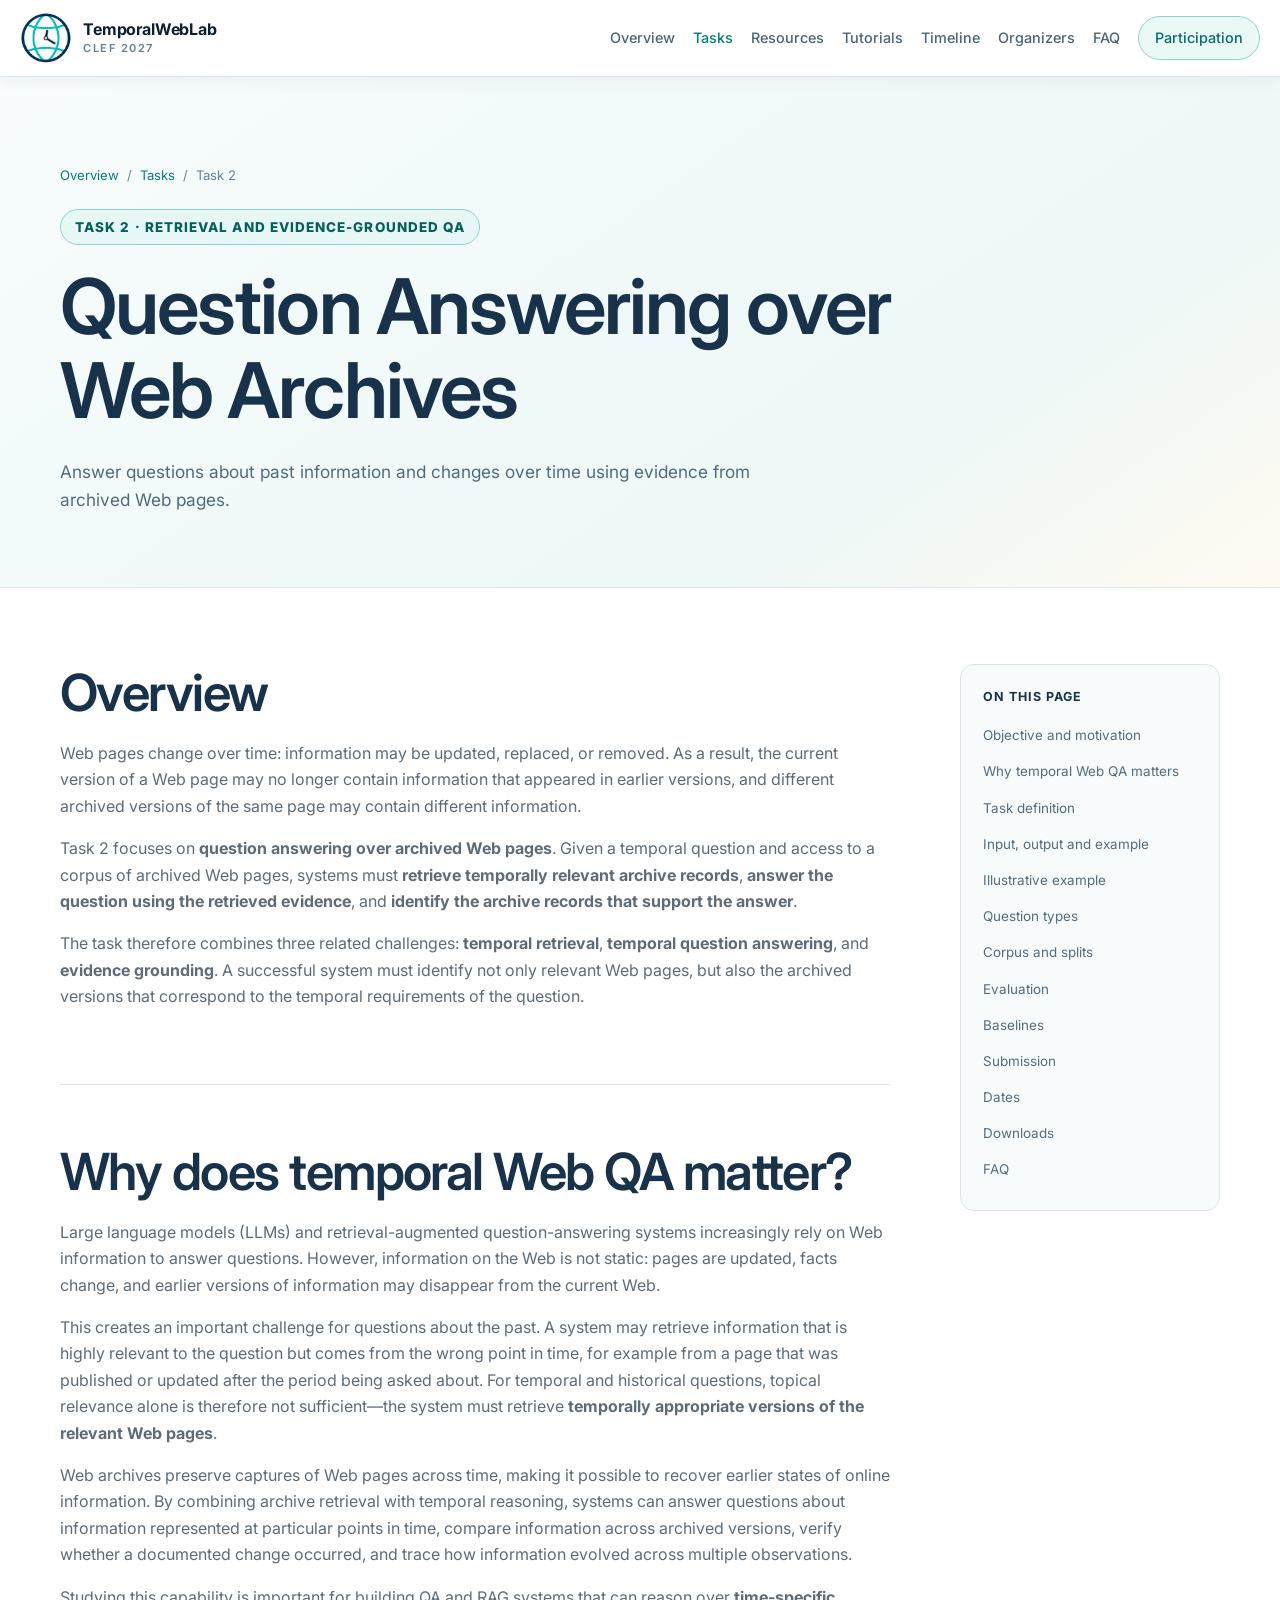
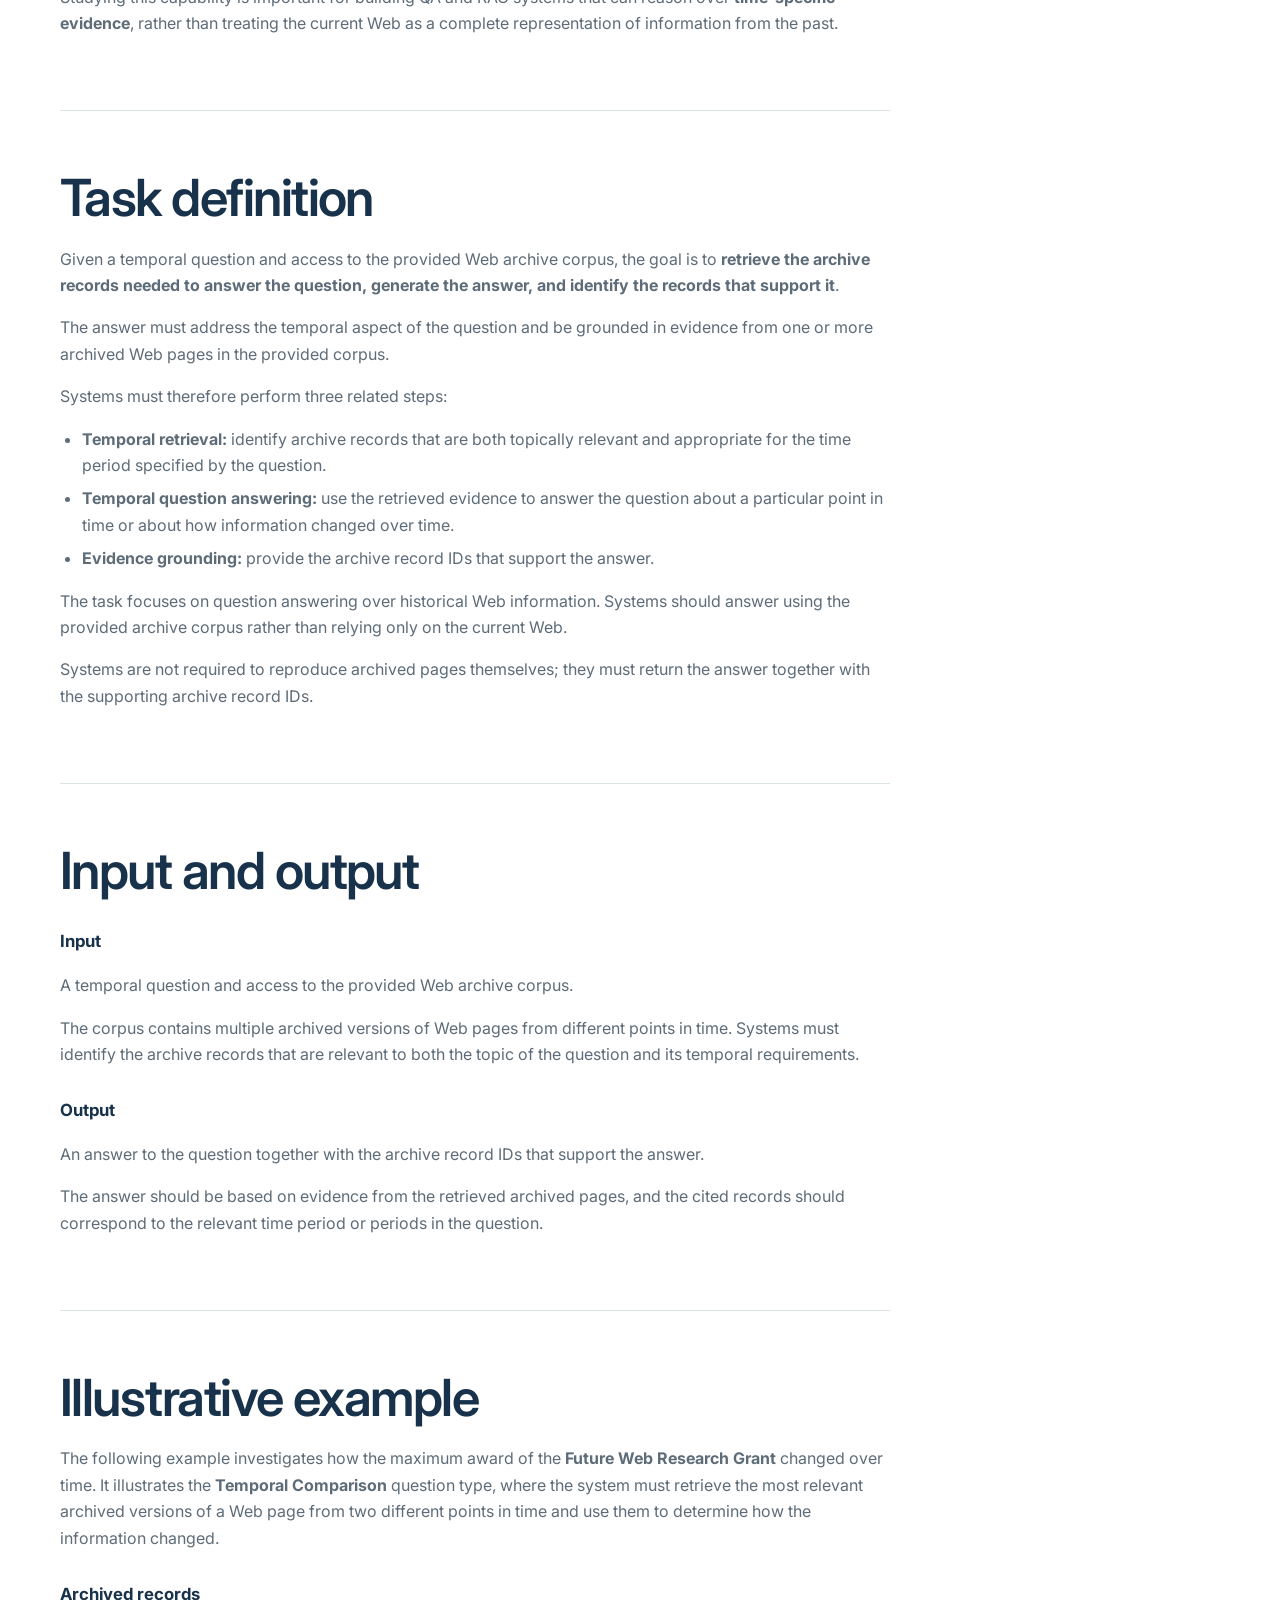
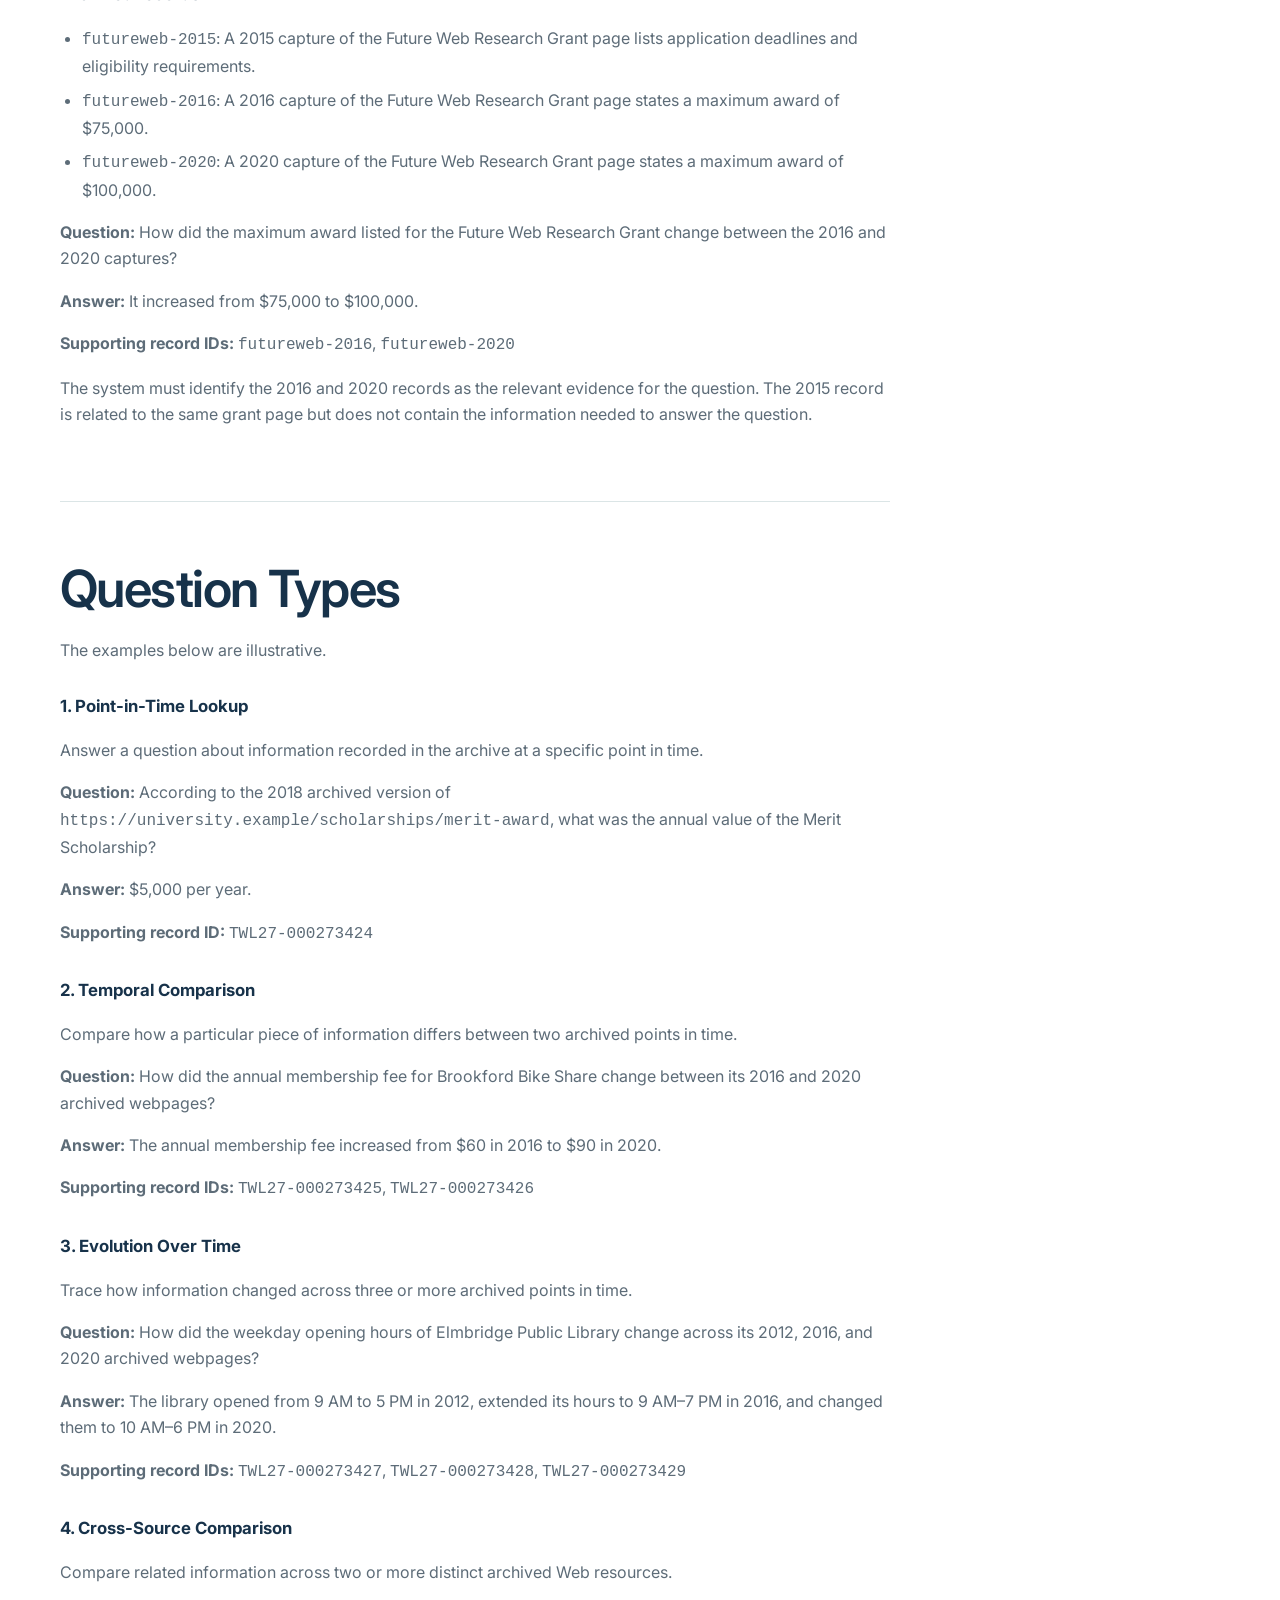
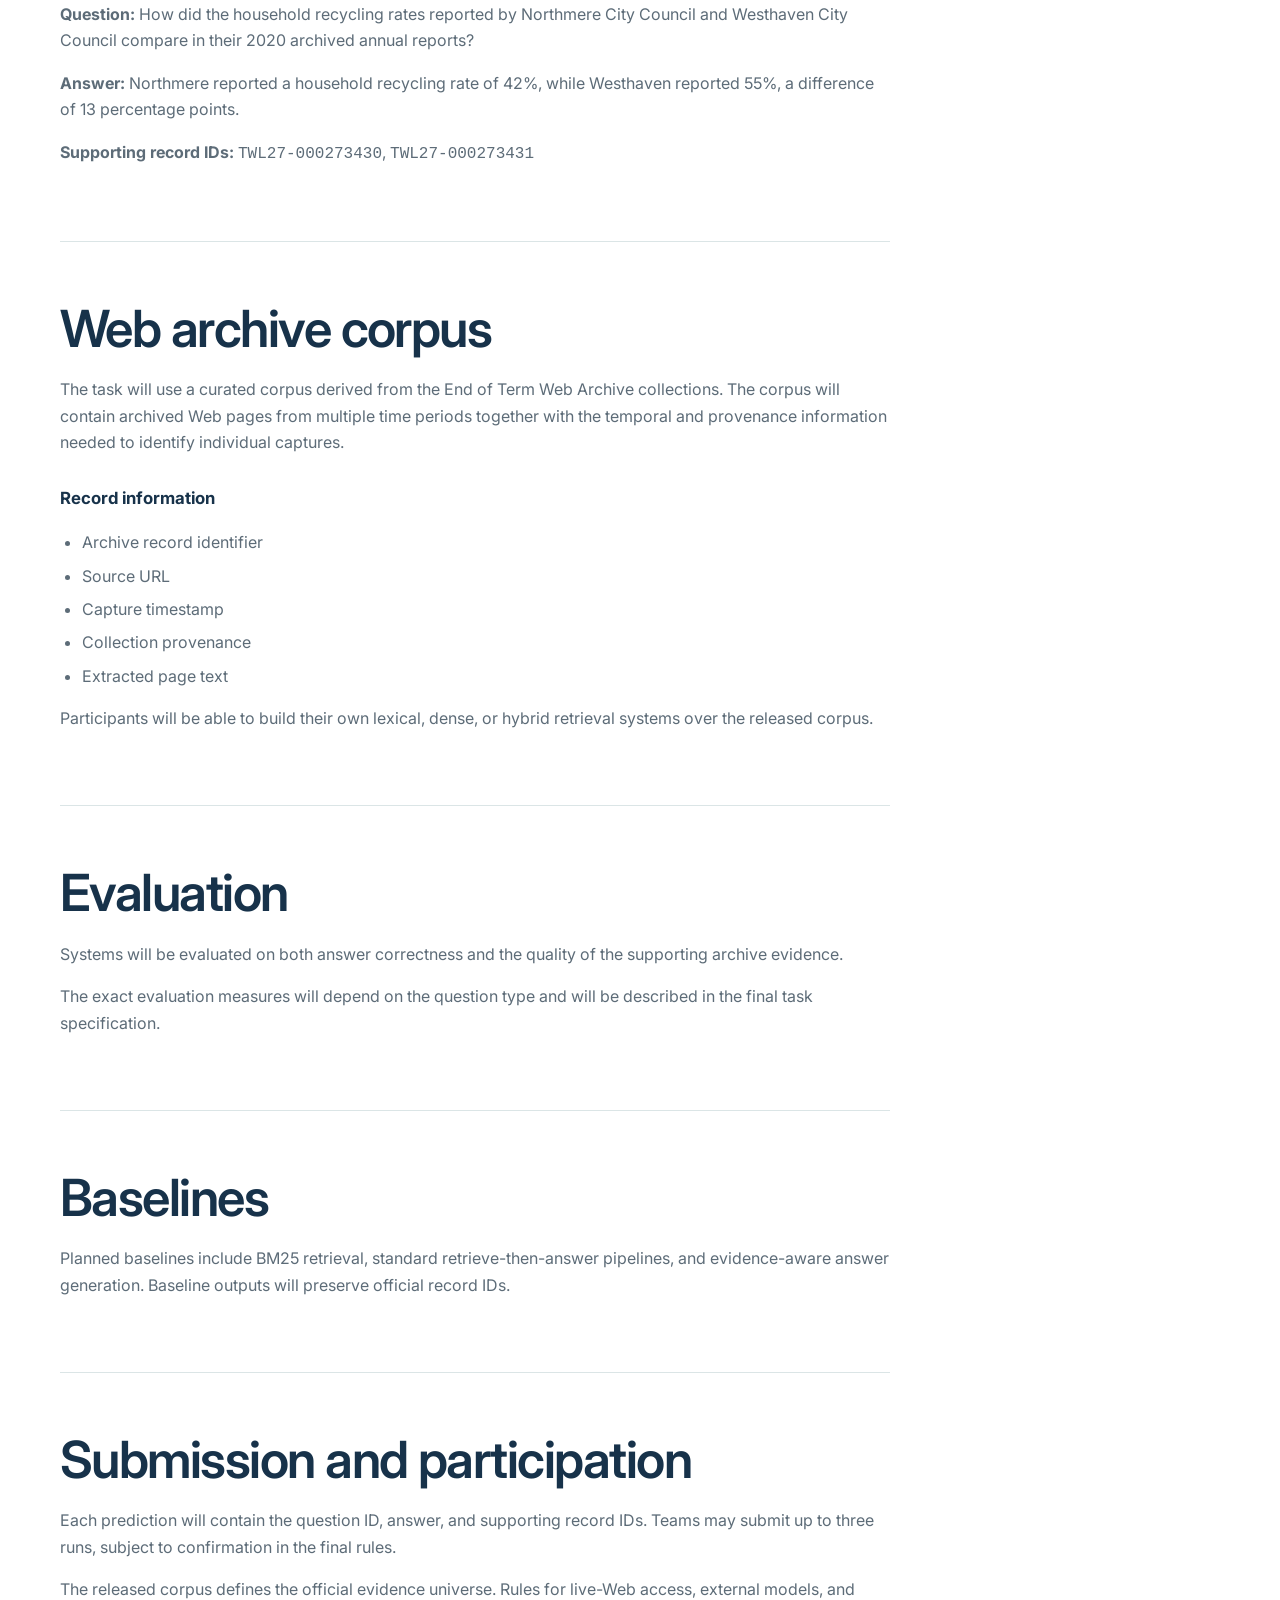
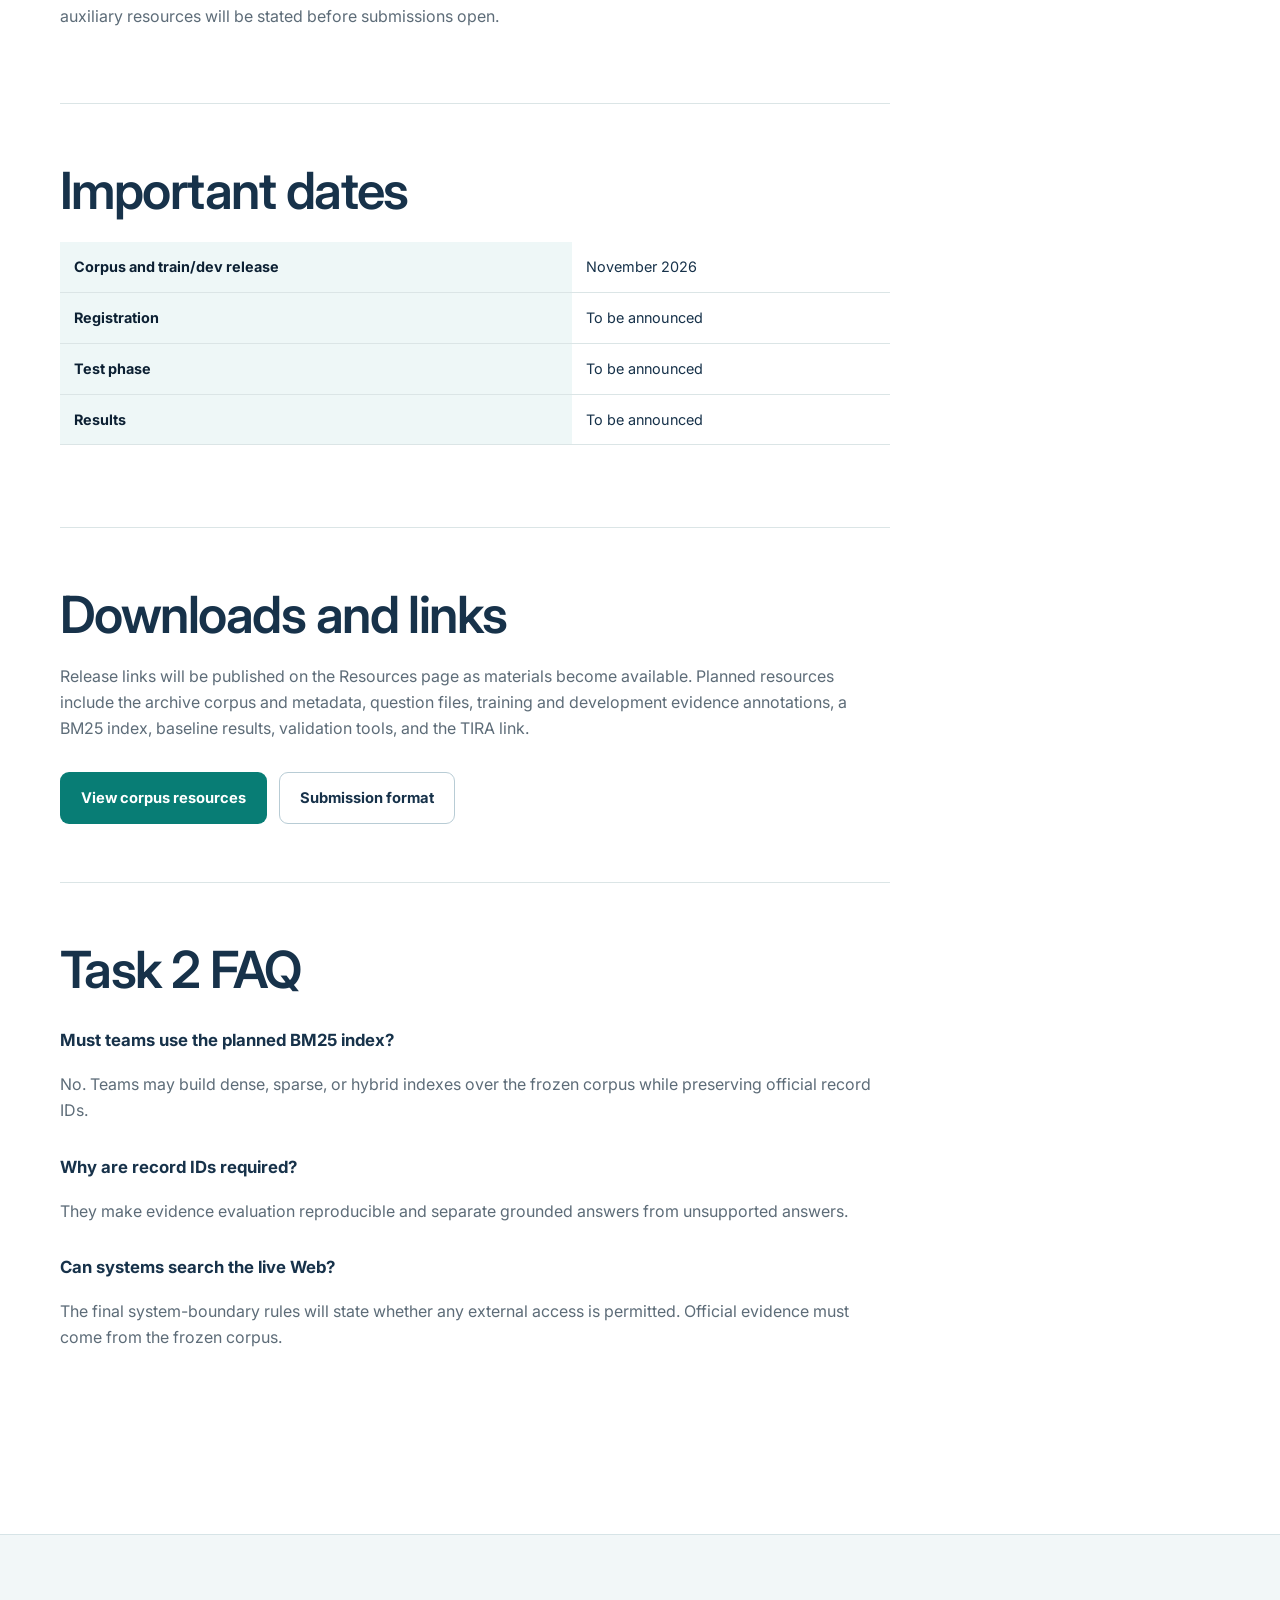
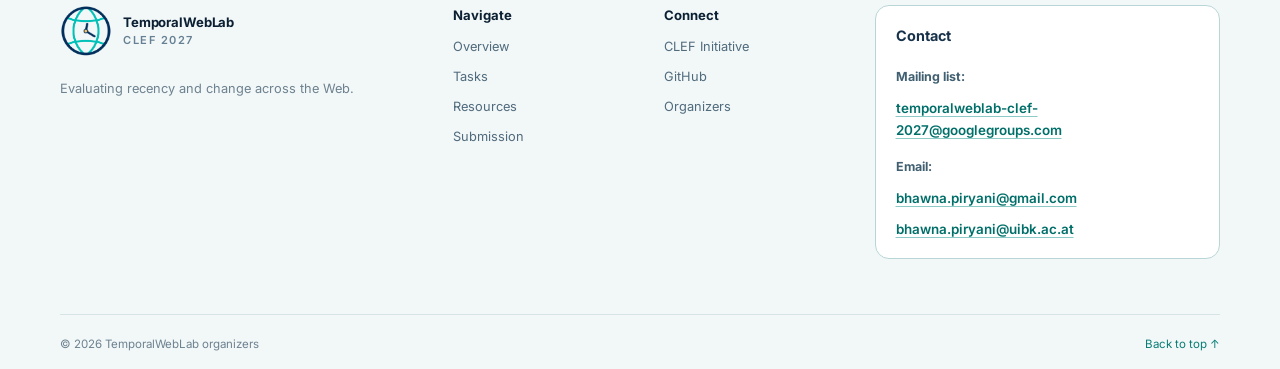
<file: 2027/tasks/task-2.html>
<!doctype html>
<html lang="en">

<head>
  <meta charset="utf-8">
  <meta name="viewport" content="width=device-width, initial-scale=1">

  <meta
    name="description"
    content="TemporalWebLab Task 2: Question Answering over Web Archives."
  >
  <meta name="theme-color" content="#081d33">

  <title>Task 2: Web Archive QA | TemporalWebLab 2027</title>

  <link
    rel="icon"
    href="../assets/images/temporalweblab-icon.png"
    type="image/png"
  >

  <link rel="preconnect" href="https://fonts.googleapis.com">
  <link
    rel="preconnect"
    href="https://fonts.gstatic.com"
    crossorigin
  >

  <link
    href="https://fonts.googleapis.com/css2?family=DM+Sans:wght@400;500;600;700&family=Newsreader:opsz,wght@6..72,500;6..72,600&display=swap"
    rel="stylesheet"
  >

  <link rel="stylesheet" href="../assets/style.css">
</head>


<body>

  <a class="skip-link" href="#main">
    Skip to content
  </a>


  <!-- =========================================================
       HEADER / NAVIGATION
  ========================================================== -->

  <header class="site-header" id="top">

    <div class="nav-shell">

      <a class="brand" href="../">

        <img
          class="brand-logo"
          src="../assets/images/temporalweblab-icon.png"
          alt=""
          width="52"
          height="52"
        >

        <span>
          <strong>TemporalWebLab</strong>
          <small>CLEF 2027</small>
        </span>

      </a>


      <button
        class="menu-toggle"
        aria-expanded="false"
        aria-controls="site-nav"
      >
        <span></span>
        <span></span>
        <span></span>

        <span class="sr-only">
          Open navigation
        </span>
      </button>


      <nav class="site-nav" id="site-nav">

        <a href="../">
          Overview
        </a>

        <a class="active" href="./">
          Tasks
        </a>

        <a href="../resources.html">
          Resources
        </a>

        <a href="../tutorials.html">
          Tutorials
        </a>

        <a href="../#timeline">
          Timeline
        </a>

        <a href="../#organizers">
          Organizers
        </a>

        <a href="../#faq">
          FAQ
        </a>

        <a
          class="nav-cta"
          href="../participation.html"
        >
          Participation
        </a>

      </nav>

    </div>

  </header>


  <!-- =========================================================
       MAIN CONTENT
  ========================================================== -->

  <main id="main">


    <!-- =======================================================
         PAGE HERO
    ======================================================== -->

    <section class="page-hero">

      <div class="container">

        <div class="breadcrumbs">

          <a href="../">
            Overview
          </a>

          <span>/</span>

          <a href="./">
            Tasks
          </a>

          <span>/</span>

          <span>
            Task 2
          </span>

        </div>


        <span class="kicker">
          Task 2 · Retrieval and evidence-grounded QA
        </span>


        <h1>
          Question Answering over Web Archives
        </h1>


        <p>
          Answer questions about past information and changes over time
          using evidence from archived Web pages.
        </p>

      </div>

    </section>


    <!-- =======================================================
         PAGE CONTENT
    ======================================================== -->

    <section class="page-content">

      <div class="container content-layout">


        <!-- ===================================================
             MAIN ARTICLE
        ==================================================== -->

        <article class="content-main">


          <!-- ===============================================
               OVERVIEW
          ================================================ -->

         <section class="content-section" id="overview">
            <h2>Overview</h2>

            <p>
              Web pages change over time: information may be updated, replaced, or removed. As a result, the current version of a Web page may no longer contain information that appeared in earlier versions, and different archived versions of the same page may contain different information.
            </p>

            <p>
              Task 2 focuses on <strong>question answering over archived Web pages</strong>. Given a temporal question and access to a corpus of archived Web pages, systems must <strong>retrieve temporally relevant archive records</strong>, <strong>answer the question using the retrieved evidence</strong>, and <strong>identify the archive records that support the answer</strong>.
            </p>

            <p>
              The task therefore combines three related challenges: <strong>temporal retrieval</strong>, <strong>temporal question answering</strong>, and <strong>evidence grounding</strong>. A successful system must identify not only relevant Web pages, but also the archived versions that correspond to the temporal requirements of the question.
            </p>
          </section>

          <section class="content-section" id="why-temporal-web-qa">
            <h2>Why does temporal Web QA matter?</h2>

            <p>
              Large language models (LLMs) and retrieval-augmented question-answering systems increasingly rely on Web information to answer questions. However, information on the Web is not static: pages are updated, facts change, and earlier versions of information may disappear from the current Web.
            </p>

            <p>
              This creates an important challenge for questions about the past. A system may retrieve information that is highly relevant to the question but comes from the wrong point in time, for example from a page that was published or updated after the period being asked about. For temporal and historical questions, topical relevance alone is therefore not sufficient—the system must retrieve <strong>temporally appropriate versions of the relevant Web pages</strong>.
            </p>

            <p>
              Web archives preserve captures of Web pages across time, making it possible to recover earlier states of online information. By combining archive retrieval with temporal reasoning, systems can answer questions about information represented at particular points in time, compare information across archived versions, verify whether a documented change occurred, and trace how information evolved across multiple observations.
            </p>

            <p>
              Studying this capability is important for building QA and RAG systems that can reason over <strong>time-specific evidence</strong>, rather than treating the current Web as a complete representation of information from the past.
            </p>
          </section>

          <section class="content-section" id="task-definition">
            <h2>Task definition</h2>

            <p>
              Given a temporal question and access to the provided Web archive corpus, the goal is to <strong>retrieve the archive records needed to answer the question, generate the answer, and identify the records that support it</strong>.
            </p>

            <p>
              The answer must address the temporal aspect of the question and be grounded in evidence from one or more archived Web pages in the provided corpus.
            </p>

            <p>
              Systems must therefore perform three related steps:
            </p>

            <ul>
              <li><strong>Temporal retrieval:</strong> identify archive records that are both topically relevant and appropriate for the time period specified by the question.</li>
              <li><strong>Temporal question answering:</strong> use the retrieved evidence to answer the question about a particular point in time or about how information changed over time.</li>
              <li><strong>Evidence grounding:</strong> provide the archive record IDs that support the answer.</li>
            </ul>

            <p>
              The task focuses on question answering over historical Web information. Systems should answer using the provided archive corpus rather than relying only on the current Web.
            </p>

            <p>
              Systems are not required to reproduce archived pages themselves; they must return the answer together with the supporting archive record IDs.
            </p>
          </section>




          <!-- ===============================================
               INPUT / OUTPUT
          ================================================ -->

          <section class="content-section" id="input-output">

            <h2>Input and output</h2>

            <h3>Input</h3>

            <p>A temporal question and access to the provided Web archive corpus.</p>

            <p>The corpus contains multiple archived versions of Web pages from different points in time. Systems must identify the archive records that are relevant to both the topic of the question and its temporal requirements.</p>

            <h3>Output</h3>

            <p>An answer to the question together with the archive record IDs that support the answer.</p>

            <p>The answer should be based on evidence from the retrieved archived pages, and the cited records should correspond to the relevant time period or periods in the question.</p>

          </section>


          <section class="content-section" id="illustrative-example">

            <h2>Illustrative example</h2>

            <p>The following example investigates how the maximum award of the <strong>Future Web Research Grant</strong> changed over time. It illustrates the <strong>Temporal Comparison</strong> question type, where the system must retrieve the most relevant archived versions of a Web page from two different points in time and use them to determine how the information changed.</p>

            <h3>Archived records</h3>

            <ul>
              <li><code>futureweb-2015</code>: A 2015 capture of the Future Web Research Grant page lists application deadlines and eligibility requirements.</li>
              <li><code>futureweb-2016</code>: A 2016 capture of the Future Web Research Grant page states a maximum award of $75,000.</li>
              <li><code>futureweb-2020</code>: A 2020 capture of the Future Web Research Grant page states a maximum award of $100,000.</li>
            </ul>

            <p><strong>Question:</strong> How did the maximum award listed for the Future Web Research Grant change between the 2016 and 2020 captures?</p>

            <p><strong>Answer:</strong> It increased from $75,000 to $100,000.</p>

            <p><strong>Supporting record IDs:</strong> <code>futureweb-2016</code>, <code>futureweb-2020</code></p>

            <p>The system must identify the 2016 and 2020 records as the relevant evidence for the question. The 2015 record is related to the same grant page but does not contain the information needed to answer the question.</p>

          </section>


          <section class="content-section" id="question-types">

            <h2>Question Types</h2>
            <p>The examples below are illustrative.</p>

            <h3>1. Point-in-Time Lookup</h3>
            <p>Answer a question about information recorded in the archive at a specific point in time.</p>
            <p><strong>Question:</strong> According to the 2018 archived version of <code>https://university.example/scholarships/merit-award</code>, what was the annual value of the Merit Scholarship?</p>
            <p><strong>Answer:</strong> $5,000 per year.</p>
            <p><strong>Supporting record ID:</strong> <code>TWL27-000273424</code></p>

            <h3>2. Temporal Comparison</h3>
            <p>Compare how a particular piece of information differs between two archived points in time.</p>
            <p><strong>Question:</strong> How did the annual membership fee for Brookford Bike Share change between its 2016 and 2020 archived webpages?</p>
            <p><strong>Answer:</strong> The annual membership fee increased from $60 in 2016 to $90 in 2020.</p>
            <p><strong>Supporting record IDs:</strong> <code>TWL27-000273425</code>, <code>TWL27-000273426</code></p>

            <h3>3. Evolution Over Time</h3>
            <p>Trace how information changed across three or more archived points in time.</p>
            <p><strong>Question:</strong> How did the weekday opening hours of Elmbridge Public Library change across its 2012, 2016, and 2020 archived webpages?</p>
            <p><strong>Answer:</strong> The library opened from 9 AM to 5 PM in 2012, extended its hours to 9 AM–7 PM in 2016, and changed them to 10 AM–6 PM in 2020.</p>
            <p><strong>Supporting record IDs:</strong> <code>TWL27-000273427</code>, <code>TWL27-000273428</code>, <code>TWL27-000273429</code></p>

            <h3>4. Cross-Source Comparison</h3>
            <p>Compare related information across two or more distinct archived Web resources.</p>
            <p><strong>Question:</strong> How did the household recycling rates reported by Northmere City Council and Westhaven City Council compare in their 2020 archived annual reports?</p>
            <p><strong>Answer:</strong> Northmere reported a household recycling rate of 42%, while Westhaven reported 55%, a difference of 13 percentage points.</p>
            <p><strong>Supporting record IDs:</strong> <code>TWL27-000273430</code>, <code>TWL27-000273431</code></p>

          </section>


          <!-- ===============================================
               CORPUS
          ================================================ -->

          <section class="content-section" id="corpus">

            <h2>Web archive corpus</h2>
          
            <p>
              The task will use a curated corpus derived from the End of Term Web Archive
              collections. The corpus will contain archived Web pages from multiple time
              periods together with the temporal and provenance information needed to
              identify individual captures.
            </p>
          
            <h3>Record information</h3>
          
            <ul>
              <li>Archive record identifier</li>
              <li>Source URL</li>
              <li>Capture timestamp</li>
              <li>Collection provenance</li>
              <li>Extracted page text</li>
            </ul>
          
            <p>
              Participants will be able to build their own lexical, dense, or hybrid
              retrieval systems over the released corpus.
            </p>
          
          </section>


          <!-- ===============================================
               EVALUATION
          ================================================ -->

          <section class="content-section" id="evaluation">

            <h2>Evaluation</h2>
          
            <p>
              Systems will be evaluated on both answer correctness and the quality
              of the supporting archive evidence.
            </p>
          
            <p>
              The exact evaluation measures will depend on the question type and
              will be described in the final task specification.
            </p>
          
          </section>


          <!-- ===============================================
               BASELINES
          ================================================ -->

          <section
            class="content-section"
            id="baselines"
          >

            <h2>
              Baselines
            </h2>


            <p>
              Planned baselines include BM25 retrieval, standard
              retrieve-then-answer pipelines, and evidence-aware answer
              generation. Baseline outputs will preserve official record
              IDs.
            </p>

          </section>


          <!-- ===============================================
               SUBMISSION
          ================================================ -->

          <section
            class="content-section"
            id="submission"
          >

            <h2>
              Submission and participation
            </h2>


            <p>
              Each prediction will contain the question ID, answer, and
              supporting record IDs. Teams may submit up to three runs,
              subject to confirmation in the final rules.
            </p>


            <p>
              The released corpus defines the official evidence universe.
              Rules for live-Web access, external models, and auxiliary
              resources will be stated before submissions open.
            </p>

          </section>


          <!-- ===============================================
               IMPORTANT DATES
          ================================================ -->

          <section
            class="content-section"
            id="dates"
          >

            <h2>
              Important dates
            </h2>


            <table class="data-table">

              <tbody>

                <tr>

                  <th>
                    Corpus and train/dev release
                  </th>

                  <td>
                    November 2026
                  </td>

                </tr>


                <tr>

                  <th>
                    Registration
                  </th>

                  <td>
                    To be announced
                  </td>

                </tr>


                <tr>

                  <th>
                    Test phase
                  </th>

                  <td>
                    To be announced
                  </td>

                </tr>


                <tr>

                  <th>
                    Results
                  </th>

                  <td>
                    To be announced
                  </td>

                </tr>

              </tbody>

            </table>

          </section>


          <!-- ===============================================
               DOWNLOADS
          ================================================ -->

          <section
            class="content-section"
            id="downloads"
          >

            <h2>
              Downloads and links
            </h2>


            <p>
              Release links will be published on the Resources page as
              materials become available. Planned resources include the
              archive corpus and metadata, question files, training and
              development evidence annotations, a BM25 index, baseline
              results, validation tools, and the TIRA link.
            </p>


            <div class="page-actions">

              <a
                class="button button-primary"
                href="../resources.html"
              >
                View corpus resources
              </a>


              <a
                class="button button-secondary"
                href="../submission.html"
              >
                Submission format
              </a>

            </div>

          </section>


          <!-- ===============================================
               FAQ
          ================================================ -->

          <section
            class="content-section"
            id="faq"
          >

            <h2>
              Task 2 FAQ
            </h2>


            <h3>
              Must teams use the planned BM25 index?
            </h3>

            <p>
              No. Teams may build dense, sparse, or hybrid indexes over
              the frozen corpus while preserving official record IDs.
            </p>


            <h3>
              Why are record IDs required?
            </h3>

            <p>
              They make evidence evaluation reproducible and separate
              grounded answers from unsupported answers.
            </p>


            <h3>
              Can systems search the live Web?
            </h3>

            <p>
              The final system-boundary rules will state whether any
              external access is permitted. Official evidence must come
              from the frozen corpus.
            </p>

          </section>


        </article>


        <!-- ===================================================
             PAGE SIDEBAR
        ==================================================== -->

        <aside class="page-sidebar">

          <strong>
            On this page
          </strong>

          <a href="#overview">
            Objective and motivation
          </a>

          <a href="#why-temporal-web-qa">
            Why temporal Web QA matters
          </a>

          <a href="#task-definition">
            Task definition
          </a>

          <a href="#input-output">
            Input, output and example
          </a>

          <a href="#illustrative-example">
            Illustrative example
          </a>

          <a href="#question-types">
            Question types
          </a>

          <a href="#corpus">
            Corpus and splits
          </a>

          <a href="#evaluation">
            Evaluation
          </a>

          <a href="#baselines">
            Baselines
          </a>

          <a href="#submission">
            Submission
          </a>

          <a href="#dates">
            Dates
          </a>

          <a href="#downloads">
            Downloads
          </a>

          <a href="#faq">
            FAQ
          </a>

        </aside>


      </div>

    </section>


  </main>


  <!-- =========================================================
       FOOTER
  ========================================================== -->

  <footer class="site-footer">

    <div class="container footer-grid">


      <div>

        <a
          class="brand footer-brand"
          href="../"
        >

          <img
            class="brand-logo"
            src="../assets/images/temporalweblab-icon.png"
            alt=""
            width="52"
            height="52"
          >

          <span>
            <strong>TemporalWebLab</strong>
            <small>CLEF 2027</small>
          </span>

        </a>


        <p>
          Evaluating recency and change across the Web.
        </p>

      </div>


      <div>

        <strong>
          Navigate
        </strong>

        <a href="../">
          Overview
        </a>

        <a href="./">
          Tasks
        </a>

        <a href="../resources.html">
          Resources
        </a>

        <a href="../submission.html">
          Submission
        </a>

      </div>


      <div>

        <strong>
          Connect
        </strong>

        <a
          href="https://www.clef-initiative.eu/"
          target="_blank"
          rel="noopener"
        >
          CLEF Initiative
        </a>

        <a
          href="https://github.com/clef-temporalweblab"
          target="_blank"
          rel="noopener"
        >
          GitHub
        </a>

        <a href="../#organizers">
          Organizers
        </a>

      </div>


    <div class="footer-contact">
      <strong>Contact</strong>
      <span>Mailing list:</span>
      <a href="mailto:temporalweblab-clef-2027@googlegroups.com">temporalweblab-clef-2027@googlegroups.com</a>
      <span>Email:</span>
      <a href="mailto:bhawna.piryani@gmail.com">bhawna.piryani@gmail.com</a>
      <a href="mailto:bhawna.piryani@uibk.ac.at">bhawna.piryani@uibk.ac.at</a>
    </div>


    </div>


    <div class="container footer-bottom">

      <span>
        © <span id="year">2026</span>
        TemporalWebLab organizers
      </span>

      <a href="#top">
        Back to top ↑
      </a>

    </div>

  </footer>


  <script src="../assets/main.js"></script>

</body>

</html>
</file>
<file: 2027/assets/style.css>
@import url("https://fonts.googleapis.com/css2?family=Inter:wght@400;500;600;700&family=Space+Grotesk:wght@500;600;700&display=swap");

:root {
  --ink: #0c2033;
  --muted: #5d6c78;
  --navy: #071d33;
  --navy-soft: #0b2c48;
  --teal: #00a99d;
  --teal-light: #88e2d9;
  --amber: #f4b860;
  --paper: #f7faf9;
  --white: #ffffff;
  --line: #dbe5e6;
  --shadow: 0 22px 60px rgba(7, 29, 51, .12);
  --radius: 22px;
  --serif: "Space Grotesk", system-ui, sans-serif;
  --sans: "Inter", system-ui, sans-serif;
}

* { box-sizing: border-box; }
html { scroll-behavior: smooth; scroll-padding-top: 88px; }
body { margin: 0; color: var(--ink); background: var(--paper); font-family: var(--sans); font-size: 16px; line-height: 1.65; }
a { color: inherit; }
button, a { -webkit-tap-highlight-color: transparent; }
.container { width: min(1160px, calc(100% - 40px)); margin-inline: auto; }
.sr-only { position: absolute; width: 1px; height: 1px; padding: 0; margin: -1px; overflow: hidden; clip: rect(0,0,0,0); white-space: nowrap; border: 0; }
.skip-link { position: fixed; top: -80px; left: 20px; z-index: 1000; padding: 12px 18px; background: white; border-radius: 8px; }
.skip-link:focus { top: 12px; }

.site-header { position: sticky; top: 0; z-index: 100; background: rgba(7, 29, 51, .94); color: white; backdrop-filter: blur(16px); border-bottom: 1px solid rgba(255,255,255,.1); }
.nav-shell { width: min(1240px, calc(100% - 36px)); min-height: 76px; margin: auto; display: flex; align-items: center; justify-content: space-between; }
.brand { display: inline-flex; gap: 11px; align-items: center; color: white; text-decoration: none; line-height: 1.05; }
.brand strong { display: block; font-size: 1rem; letter-spacing: -.01em; }
.brand small { display: block; margin-top: 5px; color: #a9bfce; font-size: .69rem; font-weight: 600; letter-spacing: .14em; text-transform: uppercase; }
.brand-logo { width: 52px; height: 52px; flex: 0 0 52px; object-fit: contain; }
.brand-mark { width: 34px; height: 34px; position: relative; display: inline-flex; align-items: center; justify-content: center; border: 1px solid rgba(136,226,217,.45); border-radius: 50%; }
.brand-mark span { position: absolute; width: 18px; height: 1px; background: var(--teal-light); transform-origin: center; }
.brand-mark span:first-child { transform: rotate(0deg); }
.brand-mark span:nth-child(2) { transform: rotate(60deg); }
.brand-mark span:nth-child(3) { transform: rotate(-60deg); }
.site-nav { display: flex; align-items: center; gap: 28px; }
.site-nav a { color: #ccdae3; font-size: .9rem; font-weight: 500; text-decoration: none; transition: color .2s; }
.site-nav a:hover, .site-nav a.active { color: white; }
.site-nav .nav-cta { padding: 9px 16px; border: 1px solid rgba(136,226,217,.55); border-radius: 999px; color: var(--teal-light); }
.menu-toggle { display: none; width: 42px; height: 42px; padding: 9px; border: 0; border-radius: 9px; color: white; background: transparent; }
.menu-toggle > span:not(.sr-only) { display: block; height: 2px; margin: 5px 0; background: currentColor; }

.hero { min-height: 680px; position: relative; display: grid; place-items: center; overflow: hidden; color: white; background: var(--navy); }
.hero-grid { position: absolute; inset: 0; opacity: .18; background-image: linear-gradient(rgba(136,226,217,.18) 1px, transparent 1px), linear-gradient(90deg, rgba(136,226,217,.18) 1px, transparent 1px); background-size: 54px 54px; mask-image: linear-gradient(to bottom, black, transparent 92%); }
.orb { position: absolute; border-radius: 50%; filter: blur(4px); }
.orb-one { width: 400px; height: 400px; right: -120px; top: 30px; background: radial-gradient(circle, rgba(0,169,157,.22), transparent 68%); }
.orb-two { width: 350px; height: 350px; left: 30%; bottom: -220px; background: radial-gradient(circle, rgba(244,184,96,.12), transparent 68%); }
.hero-layout { position: relative; z-index: 1; display: grid; grid-template-columns: minmax(0, 1fr); gap: 70px; align-items: center; padding: 90px 0 96px; }
.eyebrow { display: flex; gap: 12px; align-items: center; margin-bottom: 24px; color: var(--teal-light); font-size: .75rem; font-weight: 700; letter-spacing: .1em; text-transform: uppercase; }
.eyebrow span:first-child { padding: 6px 10px; border: 1px solid rgba(136,226,217,.28); border-radius: 999px; }
.eyebrow span + span::before { content: "·"; margin-right: 12px; color: #658096; }
.hero h1 { max-width: 760px; margin: 0; font-family: var(--sans); font-size: clamp(2.65rem, 4.6vw, 4.65rem); font-weight: 600; letter-spacing: -.04em; line-height: 1.02; }
.hero h1 span { display: block; margin-bottom: 12px; color: var(--teal-light); font-family: var(--sans); font-size: .27em; font-weight: 700; letter-spacing: .13em; line-height: 1.2; text-transform: uppercase; }
.hero .hero-title { max-width: none; font-family: var(--serif); font-size: clamp(3.8rem, 7vw, 6.7rem); font-weight: 600; letter-spacing: -.055em; line-height: .95; }
.hero-copy > .hero-subtitle { max-width: 620px; margin: 20px 0 0; color: #6b8392; font-family: var(--sans); font-size: clamp(1.15rem, 2vw, 1.55rem); font-weight: 500; letter-spacing: -.015em; line-height: 1.35; }
.hero-copy > p { max-width: 650px; margin: 27px 0 0; color: #bfd0db; font-size: 1.12rem; line-height: 1.7; }
.hero-actions { display: flex; flex-wrap: wrap; gap: 12px; margin-top: 34px; }
.button { display: inline-flex; align-items: center; gap: 16px; padding: 13px 20px; border: 1px solid transparent; border-radius: 9px; font-size: .92rem; font-weight: 700; text-decoration: none; transition: transform .2s, background .2s, border .2s; }
.button:hover { transform: translateY(-2px); }
.button-primary { color: #052728; background: var(--teal-light); }
.button-primary:hover { background: #a4eee7; }
.button-secondary { color: white; border-color: rgba(255,255,255,.3); background: rgba(255,255,255,.04); }
.hero-copy .conference-note { margin-top: 20px; color: #7895a8; font-size: .78rem; font-weight: 600; letter-spacing: .08em; text-transform: uppercase; }

.time-window { padding: 20px; border: 1px solid rgba(136,226,217,.2); border-radius: 24px; background: linear-gradient(145deg, rgba(255,255,255,.08), rgba(255,255,255,.025)); box-shadow: 0 30px 80px rgba(0,0,0,.3); backdrop-filter: blur(10px); transform: rotate(1deg); }
.window-top { display: flex; justify-content: space-between; padding: 2px 3px 17px; border-bottom: 1px solid rgba(255,255,255,.1); color: #91a8b8; font-size: .72rem; letter-spacing: .1em; text-transform: uppercase; }
.live-dot::before { content: ""; display: inline-block; width: 6px; height: 6px; margin-right: 7px; border-radius: 50%; background: var(--amber); box-shadow: 0 0 0 5px rgba(244,184,96,.1); }
.time-axis { position: relative; display: grid; gap: 14px; padding: 26px 4px 5px 28px; }
.axis-line { position: absolute; left: 12px; top: 30px; bottom: 20px; width: 1px; background: linear-gradient(var(--amber), var(--teal)); }
.time-card { position: relative; padding: 16px 18px; border: 1px solid rgba(255,255,255,.09); border-radius: 13px; background: rgba(2,15,27,.42); }
.time-card::before { content: ""; position: absolute; left: -21px; top: 23px; width: 8px; height: 8px; border: 2px solid var(--navy); border-radius: 50%; background: var(--teal-light); box-shadow: 0 0 0 3px rgba(136,226,217,.22); }
.time-card.past::before { background: var(--amber); }
.time-card time { display: block; margin-bottom: 6px; color: var(--teal-light); font-family: var(--serif); font-size: 1.2rem; }
.time-card.past time { color: var(--amber); }
.time-card strong { font-size: .95rem; }
.time-card p { margin: 3px 0 0; color: #91a8b8; font-size: .8rem; line-height: 1.5; }

.updates-section { background: #eef6f5; border-bottom: 1px solid var(--line); }
.updates-layout { display: grid; grid-template-columns: .72fr 1.28fr; gap: 90px; align-items: start; }
.updates-list { display: grid; gap: 16px; }
.update-card { display: grid; grid-template-columns: 74px 1fr; gap: 24px; padding: 28px; border: 1px solid #cce4e1; border-left: 5px solid var(--teal); border-radius: 16px; background: white; box-shadow: 0 14px 36px rgba(7,29,51,.07); }
.update-card > time { display: flex; align-items: center; flex-direction: column; justify-content: center; min-height: 74px; border-radius: 11px; color: white; background: var(--navy); line-height: 1.1; }
.update-card > time span { color: var(--teal-light); font-size: .7rem; font-weight: 700; letter-spacing: .12em; }
.update-card > time strong { margin-top: 5px; font-family: var(--serif); font-size: 1.15rem; }
.update-status { color: #087d75; font-size: .7rem; font-weight: 700; letter-spacing: .1em; text-transform: uppercase; }
.update-card h3 { margin: 7px 0 5px; font-family: var(--sans); font-size: 1.5rem; font-weight: 600; line-height: 1.2; }
.update-card p { margin: 0; color: var(--muted); font-size: .9rem; }

.section { padding: 110px 0; }
.section-heading { max-width: 590px; }
.section-heading.centered { margin: 0 auto 54px; text-align: center; }
.kicker { display: block; margin-bottom: 14px; color: #087d75; font-size: .72rem; font-weight: 700; letter-spacing: .12em; text-transform: uppercase; }
.kicker.light { color: var(--teal-light); }
.section h2 { margin: 0; font-family: var(--sans); font-size: clamp(2.4rem, 4vw, 4rem); font-weight: 600; letter-spacing: -.025em; line-height: 1.15; }
.section-heading > p { margin: 20px 0 0; color: var(--muted); }
.split-intro { display: grid; grid-template-columns: .85fr 1.15fr; gap: 100px; }
.intro-copy p { color: var(--muted); }
.intro-copy .lead { margin-top: 4px; color: var(--ink); font-family: var(--serif); font-size: 1.65rem; line-height: 1.35; }
.audience-list { display: flex; flex-wrap: wrap; gap: 8px; margin-top: 27px; }
.audience-list span { padding: 7px 11px; border: 1px solid var(--line); border-radius: 999px; background: white; color: #49606f; font-size: .75rem; font-weight: 600; }

.tasks-section { background: white; }
.task-grid { display: grid; grid-template-columns: 1fr 1fr; gap: 24px; }
.task-card { position: relative; overflow: hidden; padding: 42px; border: 1px solid var(--line); border-radius: var(--radius); background: #fbfdfd; box-shadow: 0 12px 34px rgba(7,29,51,.06); }
.task-card::after { content: ""; position: absolute; width: 180px; height: 180px; right: -80px; top: -80px; border-radius: 50%; background: rgba(0,169,157,.08); }
.task-two::after { background: rgba(244,184,96,.14); }
.task-number { color: #9fadb5; font-family: var(--serif); font-size: 1.2rem; }
.task-tag { display: inline-block; margin: 22px 0 14px; color: #087d75; font-size: .72rem; font-weight: 700; letter-spacing: .08em; text-transform: uppercase; }
.task-two .task-tag { color: #8b5b19; }
.task-card h3 { max-width: 430px; margin: 0; font-family: var(--sans); font-size: 2.25rem; font-weight: 600; letter-spacing: -.025em; line-height: 1.1; }
.task-card > p { color: var(--muted); }
.task-specs { margin: 28px 0; border-top: 1px solid var(--line); }
.task-specs div { display: grid; grid-template-columns: 120px 1fr; gap: 18px; padding: 13px 0; border-bottom: 1px solid var(--line); }
.task-specs dt { color: #7a8993; font-size: .77rem; font-weight: 600; text-transform: uppercase; }
.task-specs dd { margin: 0; font-size: .88rem; font-weight: 600; }
.task-card details { margin-top: 22px; }
.task-card summary { cursor: pointer; color: #087d75; font-size: .85rem; font-weight: 700; }
.class-list { columns: 2; padding-left: 22px; color: var(--muted); font-size: .82rem; }
.question-types { display: flex; flex-wrap: wrap; gap: 7px; }
.question-types span { padding: 6px 9px; border-radius: 6px; color: #6f501d; background: #fff5e4; font-size: .72rem; font-weight: 600; }
.card-link { display: inline-flex; gap: 7px; align-items: center; margin-top: 24px; color: #087d75; font-size: .88rem; font-weight: 700; text-decoration: none; }
.card-link:hover { text-decoration: underline; }

.timeline-section { background: var(--paper); }
.timeline { position: relative; margin-top: 60px; }
.timeline::before { content: ""; position: absolute; left: 155px; top: 20px; bottom: 20px; width: 1px; background: var(--line); }
.milestone { display: grid; grid-template-columns: 120px 1fr; gap: 70px; position: relative; padding: 0 0 34px; }
.milestone::before { content: ""; position: absolute; left: 150px; top: 17px; width: 11px; height: 11px; border: 3px solid var(--paper); border-radius: 50%; background: #b7c3c8; box-shadow: 0 0 0 1px var(--line); }
.milestone.active::before { background: var(--teal); box-shadow: 0 0 0 5px rgba(0,169,157,.13); }
.milestone time { padding-top: 7px; color: var(--muted); font-size: .8rem; font-weight: 700; text-align: right; text-transform: uppercase; }
.milestone > div { padding: 22px 27px; border: 1px solid var(--line); border-radius: 14px; background: white; }
.milestone > div > span { color: #a6b3ba; font-family: var(--serif); font-size: .8rem; }
.milestone h3 { margin: 2px 0 4px; font-family: var(--sans); font-size: 1.45rem; font-weight: 600; }
.milestone p { margin: 0; color: var(--muted); font-size: .86rem; }

.resources-section { color: white; background: var(--navy); }
.resource-layout { display: grid; grid-template-columns: .8fr 1.2fr; gap: 90px; align-items: start; }
.resources-section .section-heading p { color: #9eb3c0; }
.resource-list { display: grid; gap: 10px; }
.resource-row { display: grid; grid-template-columns: 48px 1fr auto; gap: 15px; align-items: center; padding: 16px; border: 1px solid rgba(255,255,255,.12); border-radius: 12px; background: rgba(255,255,255,.04); text-decoration: none; }
.resource-icon { display: grid; place-items: center; width: 42px; height: 42px; border: 1px solid rgba(136,226,217,.25); border-radius: 9px; color: var(--teal-light); font-family: var(--serif); }
.resource-row strong, .resource-row small { display: block; }
.resource-row strong { font-size: .9rem; }
.resource-row small { color: #8da6b6; }
.resource-row em { color: #8da6b6; font-size: .72rem; font-style: normal; text-transform: uppercase; }

.participation-section { padding-top: 80px; background: white; }
.participate-card { display: grid; grid-template-columns: .9fr 1.1fr; gap: 70px; padding: 55px; border-radius: 26px; color: white; background: linear-gradient(135deg, #0a314e, #063938); box-shadow: var(--shadow); }
.participate-card h2 { font-size: clamp(2.4rem, 4vw, 3.6rem); }
.participate-card p { color: #b8d0d5; }
.steps { display: grid; gap: 12px; margin: 0; padding: 0; list-style: none; }
.steps li { display: grid; grid-template-columns: 40px 1fr; gap: 14px; align-items: center; padding: 13px 15px; border: 1px solid rgba(255,255,255,.12); border-radius: 11px; background: rgba(255,255,255,.055); }
.steps li > span { display: grid; place-items: center; width: 34px; height: 34px; border-radius: 50%; color: var(--navy); background: var(--teal-light); font-size: .8rem; font-weight: 800; }
.steps strong, .steps small { display: block; }
.steps small { color: #a6bdc6; }
.participation-link { align-self: end; justify-self: start; grid-column: 2; }

/* Interior pages */
.page-hero { padding: 88px 0 72px; border-bottom: 1px solid #dce8ed; background: linear-gradient(145deg, #f8fcfd 0%, #edf8f7 70%, #fffaf1 100%); }
.breadcrumbs { display: flex; flex-wrap: wrap; gap: 8px; margin-bottom: 22px; color: #668093; font-size: .82rem; }
.breadcrumbs a { color: #087d75; text-decoration: none; }
.page-hero h1 { max-width: 900px; margin: 0; font-family: var(--sans); font-size: clamp(2.8rem, 6vw, 5.3rem); font-weight: 600; letter-spacing: -.025em; line-height: 1.1; }
.page-hero p { max-width: 760px; margin: 24px 0 0; color: #526b7b; font-size: 1.08rem; }
.page-content { padding: 76px 0 110px; }
.content-layout { display: grid; grid-template-columns: minmax(0, 1fr) 260px; gap: 70px; align-items: start; }
.content-main { min-width: 0; }
.content-section { padding: 0 0 58px; scroll-margin-top: 105px; }
.content-section + .content-section { padding-top: 58px; border-top: 1px solid var(--line); }
.content-section h2 { margin: 0 0 20px; font-family: var(--sans); font-size: clamp(2rem, 4vw, 3.2rem); font-weight: 600; letter-spacing: -.03em; line-height: 1.1; }
.content-section h3 { margin: 30px 0 10px; font-size: 1.05rem; }
.content-section p, .content-section li { color: var(--muted); }
.content-section ul, .content-section ol { padding-left: 22px; }
.content-section li + li { margin-top: 7px; }
.page-sidebar { position: sticky; top: 102px; padding: 22px; border: 1px solid var(--line); border-radius: 14px; background: #f8fbfb; }
.page-sidebar strong { display: block; margin-bottom: 10px; font-size: .78rem; letter-spacing: .08em; text-transform: uppercase; }
.page-sidebar a { display: block; padding: 7px 0; color: #536d7d; font-size: .84rem; text-decoration: none; }
.page-sidebar a:hover { color: #087d75; }
.notice { margin: 24px 0; padding: 18px 20px; border-left: 4px solid var(--amber); border-radius: 0 10px 10px 0; color: #526b7b; background: #fff8eb; }
.notice strong { color: var(--ink); }
.detail-grid { display: grid; grid-template-columns: repeat(2, minmax(0, 1fr)); gap: 18px; margin: 26px 0; }
.detail-card { padding: 24px; border: 1px solid var(--line); border-radius: 14px; background: #fbfdfd; }
.detail-card h3 { margin-top: 0; }
.detail-card p:last-child { margin-bottom: 0; }
.data-table { width: 100%; margin: 24px 0; border-collapse: collapse; font-size: .9rem; }
.data-table th, .data-table td { padding: 13px 14px; border-bottom: 1px solid var(--line); text-align: left; vertical-align: top; }
.data-table th { color: var(--ink); background: #eef7f7; }
.status-pill { display: inline-block; padding: 4px 9px; border-radius: 999px; color: #76521c; background: #fff1d8; font-size: .72rem; font-weight: 700; }
.page-actions { display: flex; flex-wrap: wrap; gap: 12px; margin-top: 30px; }
.task-overview-grid { display: grid; grid-template-columns: repeat(2, minmax(0, 1fr)); gap: 24px; }
.task-overview-card { display: flex; min-height: 330px; padding: 34px; flex-direction: column; border: 1px solid var(--line); border-radius: 18px; background: white; box-shadow: 0 12px 32px rgba(7,29,51,.06); }
.task-overview-card h2 { margin: 12px 0; font-family: var(--sans); font-size: 2rem; font-weight: 600; line-height: 1.15; }
.task-overview-card p { color: var(--muted); }
.task-overview-card .card-link { margin-top: auto; }
.overview-layout {
  width: min(1500px, calc(100% - 40px));
  max-width: none;
  display: grid;
  grid-template-columns: minmax(0, 1fr) 250px;
  gap: 58px;
  align-items: start;
  padding-top: 72px;
  padding-bottom: 100px;
}
.overview-main { min-width: 0; }
.overview-main .section {
  padding: 70px 0;
  background: transparent;
  border: 0;
}
.overview-main .section + .section { border-top: 1px solid var(--line); }
.overview-main .container, .overview-main .organizers-section .container { width: 100%; }
.overview-main .organizers-section { padding-top: 70px; }
.overview-main .organizer-grid { grid-template-columns: repeat(3, minmax(0, 1fr)); }
.important-dates { position: sticky; top: 98px; padding-left: 26px; border-left: 1px solid #d5e0e6; }
.important-dates-head span { display: block; color: #087d75; font-size: .67rem; font-weight: 700; letter-spacing: .1em; text-transform: uppercase; }
.important-dates h2 { margin: 3px 0 15px; font-family: var(--sans); font-size: 1.45rem; font-weight: 600; }
.important-date-list { margin: 0; }
.important-date-list div { padding: 11px 0; border-bottom: 1px solid #dfe7eb; }
.important-date-list dt { color: #263f55; font-size: .79rem; font-weight: 700; line-height: 1.4; }
.important-date-list dd { margin: 2px 0 0; color: #617687; font-size: .76rem; }
.important-dates p { margin: 16px 0 0; color: #718391; font-size: .75rem; }
.important-dates > a { display: inline-block; margin-top: 10px; color: #087d75; font-size: .76rem; font-weight: 700; text-decoration: none; }

.organizers-section { background: white; }
.organizer-grid { display: grid; grid-template-columns: repeat(3, 1fr); gap: 18px; margin-top: 50px; }
.organizer { display: flex; flex-direction: column; align-items: stretch; min-height: 390px; padding: 25px; border: 1px solid var(--line); border-radius: 16px; background: white; transition: transform .2s ease, box-shadow .2s ease, border-color .2s ease; }
.organizer:hover { transform: translateY(-3px); border-color: #b8ded9; box-shadow: 0 16px 38px rgba(7,29,51,.08); }
.organizer h3 { min-height: 58px; margin: 0 0 17px; font-family: var(--sans); font-size: 1.45rem; font-weight: 600; line-height: 1.2; }
.organizer-photo { display: grid; place-items: center; width: 100%; aspect-ratio: 4 / 3; overflow: hidden; border-radius: 11px; color: #087d75; background: linear-gradient(145deg, #e5f7f4, #d3eeeb); }
.organizer-photo img { width: 100%; height: 100%; object-fit: cover; }
.organizer-photo span { display: grid; place-items: center; width: 72px; height: 72px; border: 1px solid rgba(0,169,157,.3); border-radius: 50%; background: rgba(255,255,255,.55); font-family: var(--serif); font-size: 1.25rem; font-weight: 600; }
.organizer p { min-height: 42px; margin: 17px 0 12px; color: var(--muted); font-size: .82rem; line-height: 1.45; }
.organizer-link { align-self: flex-start; margin-top: auto; color: #087d75; font-size: .78rem; font-weight: 700; text-decoration: none; }
.organizer-link:not(.pending)::after { content: " ↗"; }
.organizer-link.pending { color: #98a5ac; cursor: default; }

.faq-section { border-top: 1px solid var(--line); }
.faq-layout { display: grid; grid-template-columns: .7fr 1.3fr; gap: 100px; }
.accordion details { border-top: 1px solid var(--line); }
.accordion details:last-child { border-bottom: 1px solid var(--line); }
.accordion summary { display: flex; justify-content: space-between; gap: 20px; padding: 21px 4px; cursor: pointer; font-family: var(--serif); font-size: 1.25rem; font-weight: 600; list-style: none; }
.accordion summary::-webkit-details-marker { display: none; }
.accordion summary span { color: var(--teal); font-family: var(--sans); font-weight: 400; transition: transform .2s; }
.accordion details[open] summary span { transform: rotate(45deg); }
.accordion details p { margin: -5px 40px 22px 4px; color: var(--muted); font-size: .9rem; }

.site-footer { padding: 70px 0 24px; color: #b3c5cf; background: #041522; }
.footer-grid { display: grid; grid-template-columns: 2fr 1fr 1fr; gap: 80px; }
.footer-grid > div:not(:first-child) { display: flex; flex-direction: column; gap: 9px; }
.footer-grid strong { color: white; font-size: .82rem; }
.footer-grid a { color: #91a9b7; font-size: .8rem; text-decoration: none; }
.footer-grid p { color: #708b9b; font-size: .8rem; }
.footer-bottom { display: flex; justify-content: space-between; margin-top: 55px; padding-top: 20px; border-top: 1px solid rgba(255,255,255,.1); color: #6f8998; font-size: .72rem; }
.footer-bottom a { color: #91a9b7; text-decoration: none; }

.reveal { opacity: 0; transform: translateY(18px); transition: opacity .65s ease, transform .65s ease; }
.reveal.visible { opacity: 1; transform: translateY(0); }
@media (prefers-reduced-motion: reduce) { html { scroll-behavior: auto; } .reveal { opacity: 1; transform: none; transition: none; } }

@media (max-width: 900px) {
  .menu-toggle { display: block; }
  .site-nav { position: absolute; left: 18px; right: 18px; top: 68px; display: none; flex-direction: column; align-items: stretch; gap: 0; padding: 12px; border: 1px solid rgba(255,255,255,.12); border-radius: 14px; background: #09243b; box-shadow: var(--shadow); }
  .site-nav.open { display: flex; }
  .site-nav a { padding: 11px 12px; }
  .site-nav .nav-cta { margin-top: 7px; text-align: center; }
  .hero-layout, .split-intro, .updates-layout, .resource-layout, .participate-card, .faq-layout { grid-template-columns: 1fr; gap: 48px; }
  .content-layout, .overview-layout { grid-template-columns: 1fr; gap: 35px; }
  .page-sidebar { position: static; order: -1; }
  .important-dates { position: static; order: -1; padding: 24px; border: 1px solid #d5e0e6; border-radius: 12px; background: #f8fbfb; }
  .participation-link { grid-column: 1; }
  .hero-layout { padding: 70px 0; }
  .hero { min-height: auto; }
  .time-window { transform: none; }
  .task-grid { grid-template-columns: 1fr; }
  .organizer-grid { grid-template-columns: repeat(2, 1fr); }
}

@media (max-width: 600px) {
  .container { width: min(100% - 28px, 1160px); }
  .section { padding: 78px 0; }
  .hero h1 { font-size: 3.15rem; }
  .eyebrow { align-items: flex-start; flex-direction: column; }
  .eyebrow span + span::before { display: none; }
  .update-card { grid-template-columns: 58px 1fr; gap: 16px; padding: 20px 17px; }
  .update-card > time { min-height: 62px; }
  .task-card { padding: 29px 23px; }
  .page-hero { padding: 62px 0 52px; }
  .page-content { padding: 58px 0 80px; }
  .detail-grid, .task-overview-grid { grid-template-columns: 1fr; }
  .data-table { display: block; overflow-x: auto; }
  .task-card h3 { font-size: 1.95rem; }
  .task-specs div { grid-template-columns: 1fr; gap: 3px; }
  .timeline::before { left: 6px; }
  .milestone { grid-template-columns: 1fr; gap: 5px; padding-left: 27px; }
  .milestone::before { left: 0; top: 9px; }
  .milestone time { padding: 0; text-align: left; }
  .milestone > div { padding: 17px 19px; }
  .participate-card { width: calc(100% - 28px); padding: 34px 23px; }
  .organizer-grid { grid-template-columns: 1fr; }
  .footer-grid { grid-template-columns: 1fr 1fr; gap: 38px; }
  .footer-grid > div:first-child { grid-column: 1 / -1; }
  .footer-bottom { align-items: flex-start; flex-direction: column; gap: 10px; }
}


/* Light academic theme */
body { background: #ffffff; color: #17324a; }
.site-header { color: var(--ink); background: rgba(255,255,255,.96); border-bottom-color: #dce8ed; box-shadow: 0 4px 18px rgba(12,32,51,.05); }
.brand { color: var(--ink); }
.brand small { color: #668093; }
.brand-mark { border-color: rgba(0,135,126,.35); background: #edf9f7; }
.brand-mark span { background: #008b82; }
.site-nav a { color: #4a6678; }
.site-nav a:hover, .site-nav a.active { color: #007f77; }
.site-nav .nav-cta { color: #006f69; border-color: #8bd4ce; background: #eaf8f6; }
.menu-toggle { color: var(--ink); }

.hero { color: var(--ink); background: linear-gradient(145deg, #f8fcfd 0%, #edf8f7 58%, #fffaf1 100%); border-bottom: 1px solid #dce8ed; }
.hero-grid { opacity: .42; background-image: linear-gradient(rgba(0,139,130,.1) 1px, transparent 1px), linear-gradient(90deg, rgba(0,139,130,.1) 1px, transparent 1px); }
.orb-one { background: radial-gradient(circle, rgba(0,169,157,.14), transparent 68%); }
.orb-two { background: radial-gradient(circle, rgba(244,184,96,.15), transparent 68%); }
.eyebrow { color: #087d75; }
.eyebrow span:first-child { border-color: #b8dfdc; background: rgba(255,255,255,.7); }
.eyebrow span + span::before { color: #8ba1ae; }
.hero h1 span { color: #087d75; }
.hero-copy > p { color: #526b7b; }
.button-primary { color: white; background: #087d75; }
.button-primary:hover { background: #056d66; }
.button-secondary { color: #17324a; border-color: #b8ccd5; background: rgba(255,255,255,.76); }
.hero-copy .conference-note { color: #688393; }
.time-window { border-color: #c7dedf; background: rgba(255,255,255,.88); box-shadow: 0 24px 60px rgba(12,61,69,.12); }
.window-top { color: #668093; border-bottom-color: #dce8ed; }
.time-card { border-color: #dbe8eb; background: #ffffff; box-shadow: 0 8px 24px rgba(12,32,51,.05); }
.time-card::before { border-color: #f3faf9; }
.time-card strong { color: var(--ink); }
.time-card p { color: #687f8e; }

.organizers-section { padding: 82px 0 96px; background: #ffffff; border-bottom: 1px solid var(--line); }
.organizers-section .section-heading { margin-bottom: 42px; }
.organizer-grid { grid-template-columns: repeat(3, minmax(0, 1fr)); gap: 22px; margin-top: 0; }
.organizer { min-height: 0; padding: 0; overflow: hidden; border-color: #dce7ea; border-radius: 12px; background: #ffffff; box-shadow: 0 8px 25px rgba(12,32,51,.07); }
.organizer:hover { transform: translateY(-4px); box-shadow: 0 16px 38px rgba(12,32,51,.12); }
.organizer-photo { aspect-ratio: 1 / 1; border-radius: 0; background: linear-gradient(145deg, #eaf7f5, #d6eeeb); }
.organizer-photo span { width: 86px; height: 86px; color: #087d75; background: rgba(255,255,255,.72); font-size: 1.45rem; }
.organizer-info { display: flex; flex: 1; flex-direction: column; padding: 20px 22px 22px; }
.organizer h3 { min-height: auto; margin: 0 0 5px; font-size: 1.35rem; }
.organizer p { min-height: 42px; margin: 0 0 12px; }
.organizer-link { margin-top: auto; }
.organizer-link.pending { font-size: .75rem; }

.updates-section { background: #f5f9fa; }
.resources-section { color: var(--ink); background: #eef7f7; border-block: 1px solid #d8e8e8; }
.resources-section .section-heading p { color: var(--muted); }
.resource-row { border-color: #d1e3e3; background: white; }
.resource-row strong { color: var(--ink); }
.resource-row small, .resource-row em { color: #6c818e; }
.resource-icon { color: #087d75; border-color: #bcdedb; background: #eef9f7; }
.participation-section { background: white; }
.participate-card { color: var(--ink); border: 1px solid #cce5e2; background: linear-gradient(135deg, #effaf8, #f7fbff); box-shadow: 0 18px 48px rgba(12,32,51,.09); }
.participate-card p, .steps small { color: #587181; }
.steps li { border-color: #d4e6e5; background: rgba(255,255,255,.8); }
.steps li > span { color: white; background: #087d75; }
.kicker.light { color: #087d75; }
.site-footer { color: #5f7584; background: #f2f7f8; border-top: 1px solid #d7e4e7; }
.footer-grid strong { color: var(--ink); }
.footer-grid a { color: #506b7c; }
.footer-grid p, .footer-bottom { color: #6d828f; }
.footer-bottom { border-top-color: #d7e4e7; }
.footer-bottom a { color: #087d75; }

@media (max-width: 900px) {
  .site-nav { background: white; border-color: #d8e5e8; }
  .organizer-grid { grid-template-columns: repeat(2, minmax(0, 1fr)); }
}
@media (max-width: 600px) {
  .hero h1 { font-size: 2.75rem; }
  .organizer-grid { grid-template-columns: 1fr; }
  .organizer-photo { aspect-ratio: 4 / 3; }
}


/* Organizer portrait cards */
.organizers-section { padding-top: 90px; background: #edf4fb; }
.organizers-section .container { width: min(1280px, calc(100% - 40px)); }
.organizers-section .section-heading { margin-bottom: 90px; }
.organizer-grid { grid-template-columns: repeat(3, minmax(0, 1fr)); gap: 70px 20px; }
.organizer {
  position: relative;
  min-height: 180px;
  overflow: visible;
  padding: 64px 22px 24px;
  border: 1px solid #d4e0eb;
  border-radius: 12px;
  color: var(--ink);
  background: #ffffff;
  box-shadow: 0 8px 24px rgba(12,32,51,.07);
  text-align: center;
  text-decoration: none;
}
.organizer-clickable { cursor: pointer; }
.organizer-clickable:hover { border-color: #96cec9; }
.organizer-clickable:focus-visible { outline: 3px solid rgba(0,169,157,.35); outline-offset: 4px; }
.organizer-photo {
  position: absolute;
  top: -46px;
  left: 50%;
  width: 96px;
  height: 96px;
  aspect-ratio: auto;
  overflow: hidden;
  border: 4px solid #ffffff;
  border-radius: 50%;
  background: #dceae9;
  box-shadow: 0 6px 18px rgba(7,29,51,.18);
  transform: translateX(-50%);
}
.organizer-photo img { width: 100%; height: 100%; object-fit: cover; }
.organizer-info { display: flex; height: 100%; padding: 0; flex-direction: column; align-items: center; }
.organizer h3 { min-height: auto; margin: 0 0 6px; font-family: var(--sans); font-size: 1.08rem; font-weight: 700; line-height: 1.25; }
.organizer p { min-height: 0; }
.organizer .organizer-affiliation { margin: 0 0 16px; color: #087d75; font-size: .82rem; font-weight: 700; line-height: 1.35; }
.organizer .organizer-bio { margin: 0; color: #576b7c; font-size: .88rem; line-height: 1.55; text-align: left; }
@media (min-width: 1600px) {
  .organizer-grid { grid-template-columns: repeat(3, minmax(0, 1fr)); }
  .organizer { padding-inline: 15px; }
  .organizer h3 { white-space: nowrap; }
  .organizer .organizer-bio { font-size: .8rem; }
}
@media (max-width: 900px) {
  .organizer-grid { grid-template-columns: repeat(2, minmax(0, 1fr)); }
}
@media (max-width: 600px) {
  .organizer-grid { grid-template-columns: 1fr; row-gap: 70px; }
  .organizer { min-height: 180px; }
  .organizer-photo { aspect-ratio: auto; }
}

/* Prominent conference tutorial resources */
.overview-main .tutorials-section {
  padding: 36px;
  border: 1px solid #cce3df;
  border-radius: 18px;
  background: #eef8f6;
}
.tutorials-section .section-heading { max-width: 760px; }
.tutorials-section h2 { font-size: clamp(2rem, 3vw, 2.8rem); }
.tutorial-grid { display: grid; grid-template-columns: repeat(2, minmax(0, 1fr)); gap: 22px; margin-top: 30px; }
.tutorial-card { display: flex; flex-direction: column; align-items: flex-start; padding: 28px; border: 1px solid #d4e4e3; border-top: 4px solid #087d75; border-radius: 12px; background: white; }
.tutorial-conference { color: #087d75; font-size: .8rem; font-weight: 700; letter-spacing: .04em; }
.tutorial-card h3 { margin: 16px 0 0; font-family: var(--sans); font-size: 1.65rem; font-weight: 600; line-height: 1.2; }
.tutorial-card p { color: var(--muted); margin: 18px 0 24px; }
.tutorial-card .button { margin-top: auto; }
.tutorial-card a:focus-visible { outline: 3px solid #17324a; outline-offset: 4px; }
@media (min-width: 901px) { .site-nav { gap: 18px; } }
@media (max-width: 1100px) and (min-width: 901px) {
  .nav-shell { flex-wrap: wrap; justify-content: center; gap: 14px; padding-block: 12px; }
}
@media (max-width: 700px) {
  .tutorial-grid { grid-template-columns: 1fr; }
  .overview-main .tutorials-section { padding: 26px 18px; }
  .tutorial-card { padding: 24px; }
}

/* Compact homepage announcement card immediately below the hero. */
.updates-strip { padding: 22px 0 0; background: #fff; }
.updates-strip-inner {
  display: grid;
  grid-template-columns: minmax(0, 1fr) auto;
  gap: 7px 24px;
  align-items: center;
  padding: 18px 24px;
  border: 1px solid #cce3df;
  border-left: 4px solid #087d75;
  border-radius: 12px;
  background: #eef8f6;
}
.updates-strip h2 { margin: 0; color: #087d75; font-family: var(--sans); font-size: .75rem; font-weight: 700; letter-spacing: .06em; text-transform: uppercase; line-height: 1.5; }
.updates-strip-announcement { grid-column: 1; grid-row: 2; display: flex; flex-wrap: wrap; align-items: center; gap: 8px 12px; min-width: 0; margin: 0; font-size: .98rem; line-height: 1.5; }
.updates-strip-announcement > span { font-weight: 700; }
.updates-strip time { flex-shrink: 0; padding: 3px 9px; border: 1px solid #cce3df; border-radius: 6px; color: #476c68; background: #fff; font-size: .73rem; font-weight: 600; white-space: nowrap; }
.updates-strip-link { grid-column: 2; grid-row: 1 / 3; padding-block: 8px; color: #087d75; font-size: .8rem; font-weight: 700; text-decoration: none; white-space: nowrap; }
.updates-strip-link:hover { text-decoration: underline; }
.updates-strip-link:focus-visible { outline: 2px solid #087d75; outline-offset: 4px; }
@media (max-width: 600px) {
  .updates-strip { padding-top: 16px; }
  .updates-strip-inner { grid-template-columns: minmax(0, 1fr); gap: 8px; padding: 16px 18px; }
  .updates-strip-link { grid-column: 1; grid-row: 3; justify-self: start; padding-block: 4px; }
}

/* Organizer names and affiliations below the hero title. */
.hero-organizers { max-width: none; margin-top: 28px; font-family: var(--sans); }
.hero-organizer-names { display: flex; flex-wrap: wrap; gap: 8px 22px; margin: 0; padding: 0; list-style: none; color: var(--ink); font-size: 1rem; font-weight: 600; line-height: 1.6; }
.hero-organizer-names li { white-space: nowrap; }
.hero-organizer-names a { text-decoration: none; }
.hero-organizer-names a:hover { color: #087d75; text-decoration: underline; }
.hero-organizer-names a:focus-visible { outline: 2px solid #087d75; outline-offset: 4px; }
.hero-organizers sup { margin-left: 2px; color: #087d75; font-size: .7em; }
.hero-affiliations { display: flex; flex-wrap: wrap; align-items: baseline; gap: 5px 18px; margin: 14px 0 0; padding: 0; list-style: none; color: #17324a; font-size: .82rem; line-height: 1.6; }
@media (max-width: 600px) {
  .hero-organizer-names { gap: 6px 16px; font-size: .92rem; }
  .hero-affiliations { gap: 5px 14px; }
}

/* Distinguish the two evaluation tasks on the overview page. */
.tasks-section .task-card { display: flex; flex-direction: column; border-top-width: 5px; }
.tasks-section .task-one { border-top-color: #087d75; background: #edf7f4; }
.tasks-section .task-two { border-top-color: #233f64; background: #eff3f9; }
.tasks-section .task-card::after { display: none; }
.tasks-section .task-number { font-family: var(--sans); font-size: 1.15rem; font-weight: 700; letter-spacing: .06em; line-height: 1.4; }
.tasks-section .task-one .task-number, .tasks-section .task-one .task-tag { color: #076b64; }
.tasks-section .task-two .task-number, .tasks-section .task-two .task-tag { color: #233f64; }
.tasks-section .task-tag { margin: 12px 0 16px; }
.tasks-section .task-card > .card-link { margin-top: auto; padding-top: 26px; }
.tasks-section .task-two > .card-link { color: #233f64; }


/* TemporalWebLab wordmark and contact details */
.hero .hero-title .title-temporal,
.hero .hero-title .title-weblab {
  display: inline;
  margin: 0;
  font: inherit;
  letter-spacing: inherit;
  line-height: inherit;
  text-transform: none;
}
.hero .hero-title .title-temporal { color: #123a5a; }
.hero .hero-title .title-weblab { color: #279b91; }
.footer-grid { grid-template-columns: 1.7fr .8fr .8fr 1.7fr; gap: 48px; }
.footer-contact span { margin-top: 4px; color: #b3c5cf; font-size: .76rem; font-weight: 600; }
.footer-contact a { overflow-wrap: anywhere; }

@media (max-width: 900px) {
  .footer-grid { grid-template-columns: 1fr 1fr; }
  .footer-grid > div:first-child { grid-column: 1 / -1; }
}

@media (max-width: 600px) {
  .footer-grid { grid-template-columns: 1fr; }
  .footer-grid > div:first-child { grid-column: auto; }
}


/* Clear task-page identity and accessible contact details */
.page-hero > .container > .kicker {
  display: inline-flex;
  align-items: center;
  margin-bottom: 20px;
  padding: 9px 14px;
  border: 1px solid #8bd4ce;
  border-radius: 999px;
  color: #075f5a;
  background: #e6f7f5;
  font-size: .84rem;
  font-weight: 800;
  letter-spacing: .08em;
  line-height: 1.2;
  text-transform: uppercase;
}
.footer-contact {
  padding: 18px 20px;
  border: 1px solid #b9d6d7;
  border-radius: 14px;
  background: #ffffff;
}
.footer-contact strong {
  margin-bottom: 3px;
  color: #17324a;
  font-size: .9rem;
}
.footer-contact span {
  margin-top: 7px;
  color: #405f70;
  font-size: .78rem;
  font-weight: 700;
}
.footer-contact a {
  color: #006f69;
  font-size: .84rem;
  font-weight: 600;
  text-decoration: underline;
  text-decoration-color: #8bcac6;
  text-underline-offset: 3px;
}
.footer-contact a:hover { color: #004f4b; }


/* Google Group call to action */
.mailing-list-section {
  padding: 30px 0;
  border-bottom: 1px solid #d7e4e7;
  background: #f7fafb;
}
.mailing-list-card {
  display: grid;
  grid-template-columns: minmax(0, 1fr) auto;
  gap: 36px;
  align-items: center;
  padding: 30px 34px;
  border: 1px solid #cfe1e4;
  border-radius: 18px;
  background: #ffffff;
  box-shadow: 0 12px 34px rgba(12, 32, 51, .07);
}
.mailing-list-label {
  display: block;
  margin-bottom: 6px;
  color: #087d75;
  font-size: .76rem;
  font-weight: 800;
  letter-spacing: .1em;
  text-transform: uppercase;
}
.mailing-list-card h2,
.mailing-list-card h3 {
  margin: 0;
  color: #17324a;
  font-family: var(--sans);
  font-weight: 650;
  letter-spacing: -.02em;
  line-height: 1.2;
}
.mailing-list-card h2 { font-size: clamp(1.5rem, 3vw, 2.05rem); }
.mailing-list-card h3 { font-size: 1.35rem; }
.mailing-list-card p {
  margin: 8px 0 0;
  color: #526b7b;
}
.mailing-list-button {
  min-width: 220px;
  justify-content: center;
  white-space: nowrap;
}
.mailing-list-card-compact {
  margin-top: 28px;
  padding: 24px;
  box-shadow: none;
}
@media (max-width: 720px) {
  .mailing-list-card { grid-template-columns: 1fr; gap: 20px; padding: 24px; }
  .mailing-list-button { width: 100%; min-width: 0; }
}

.participation-group-link { margin-top: 20px; }
</file>
